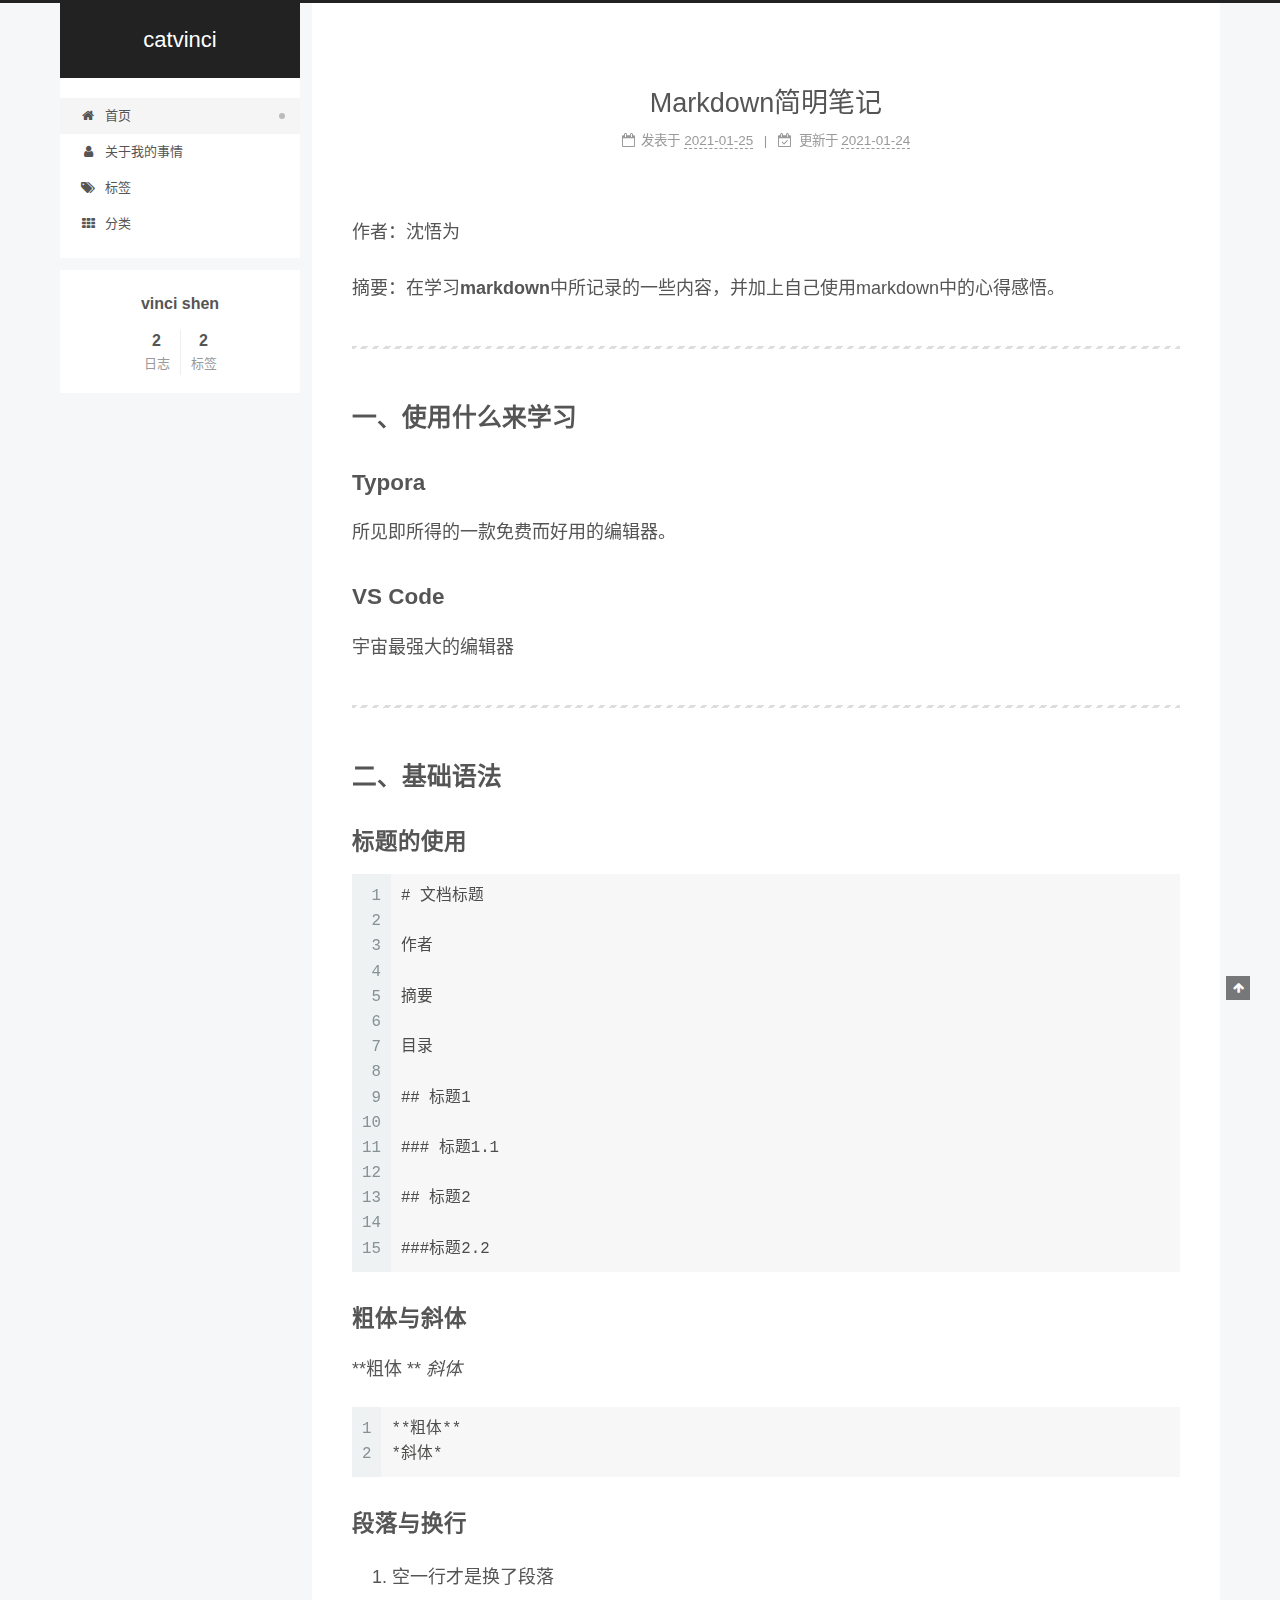
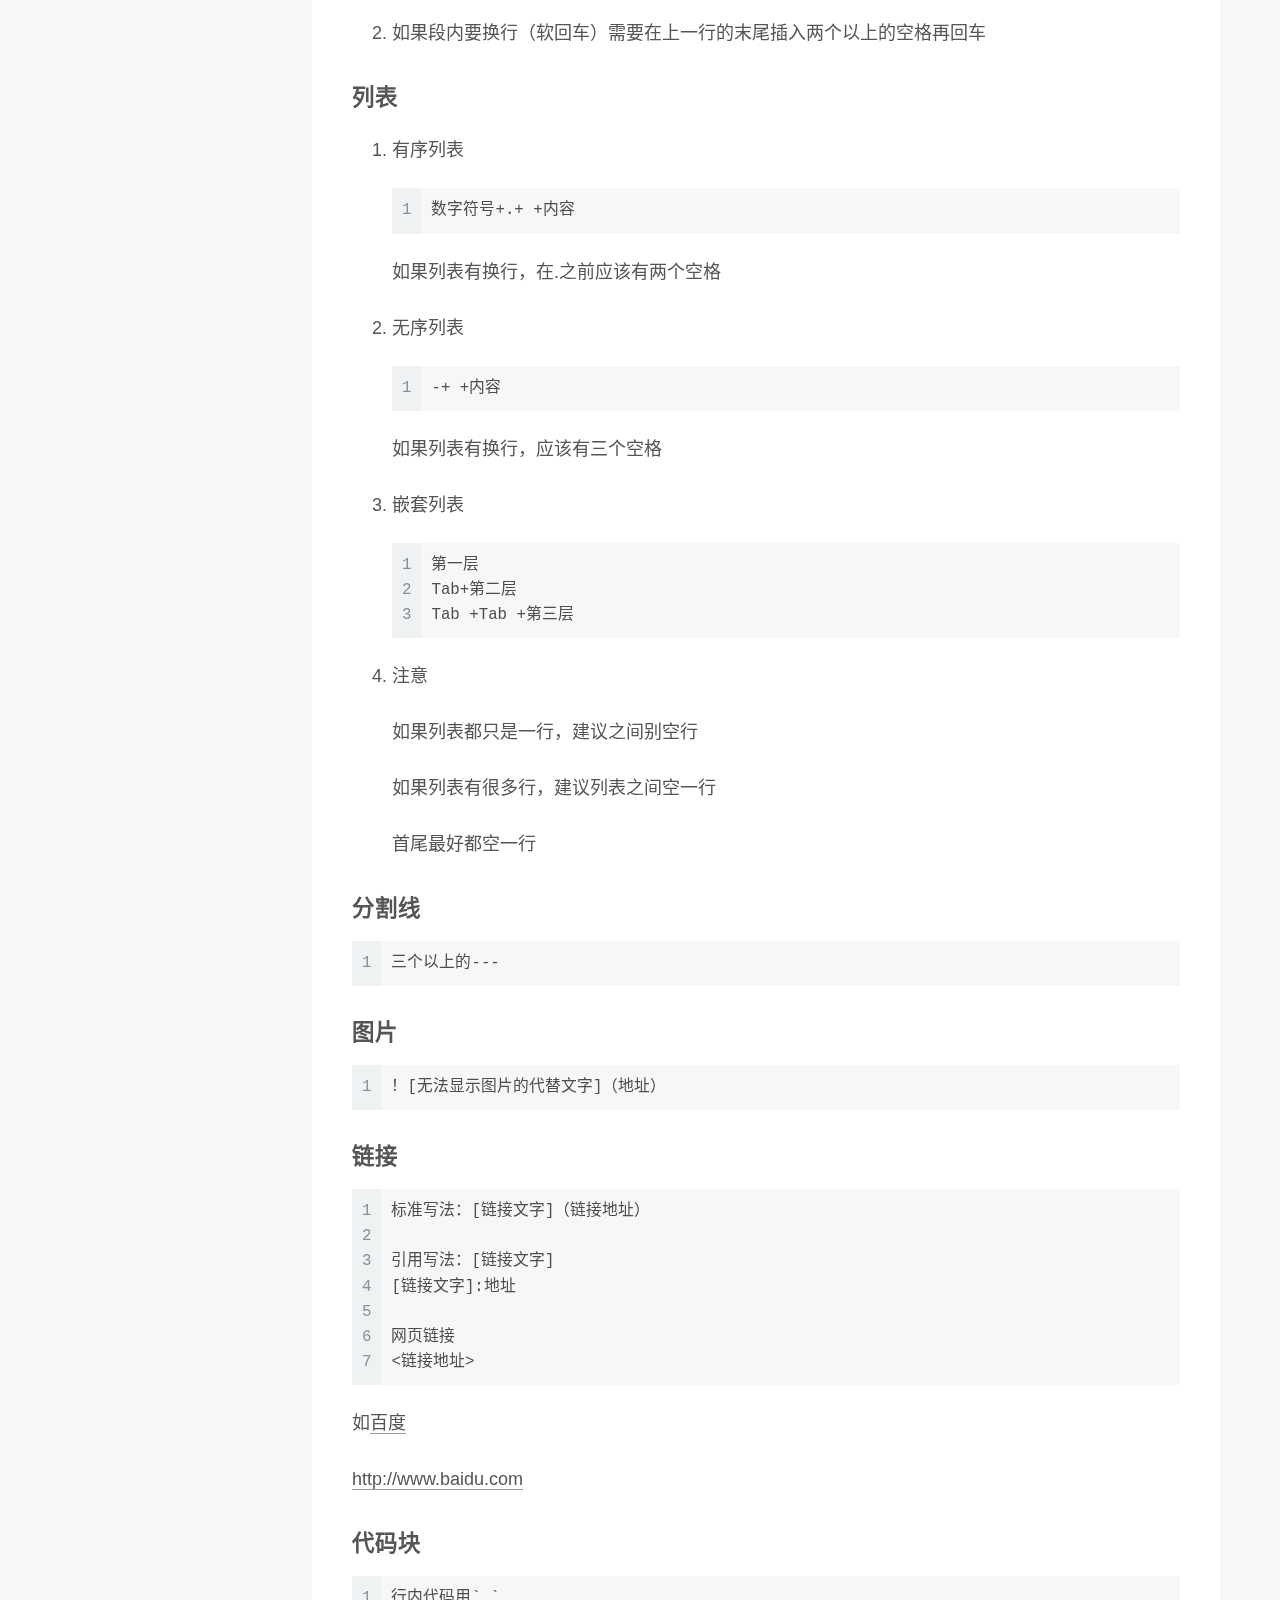
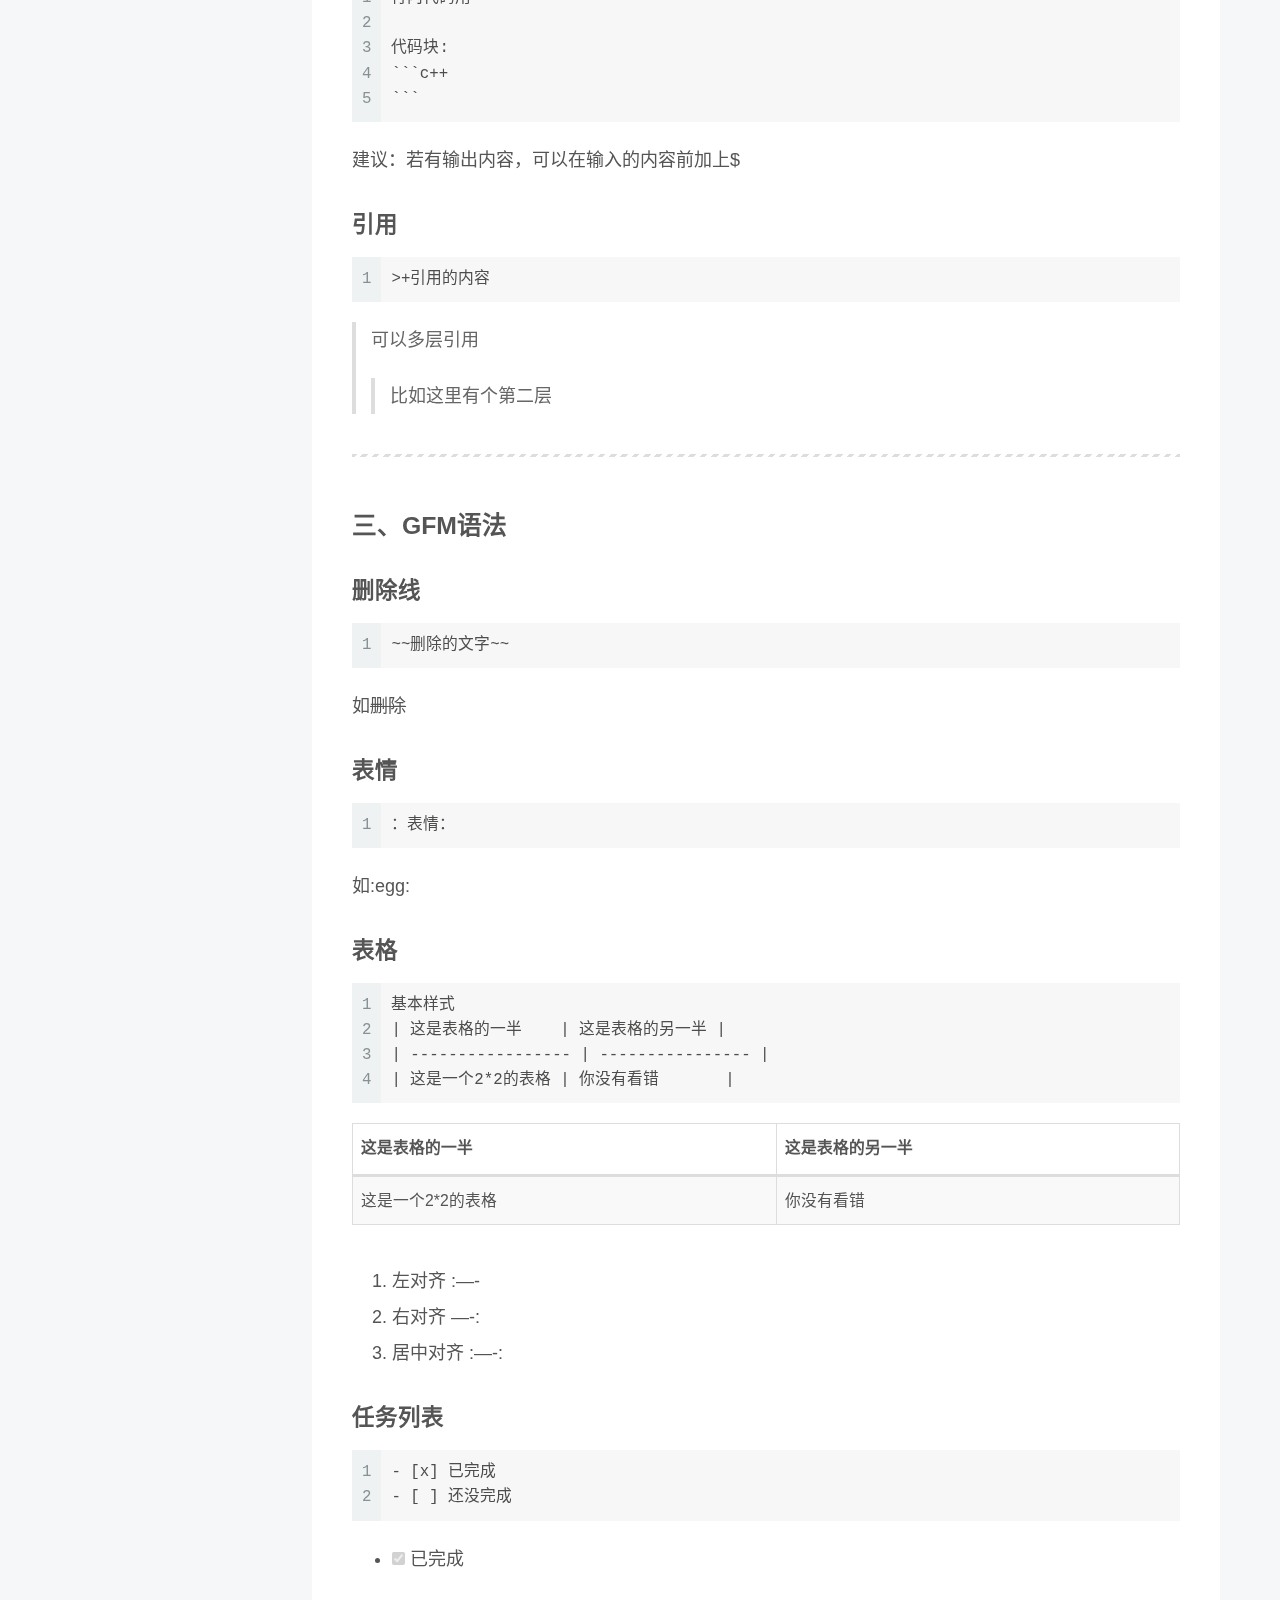
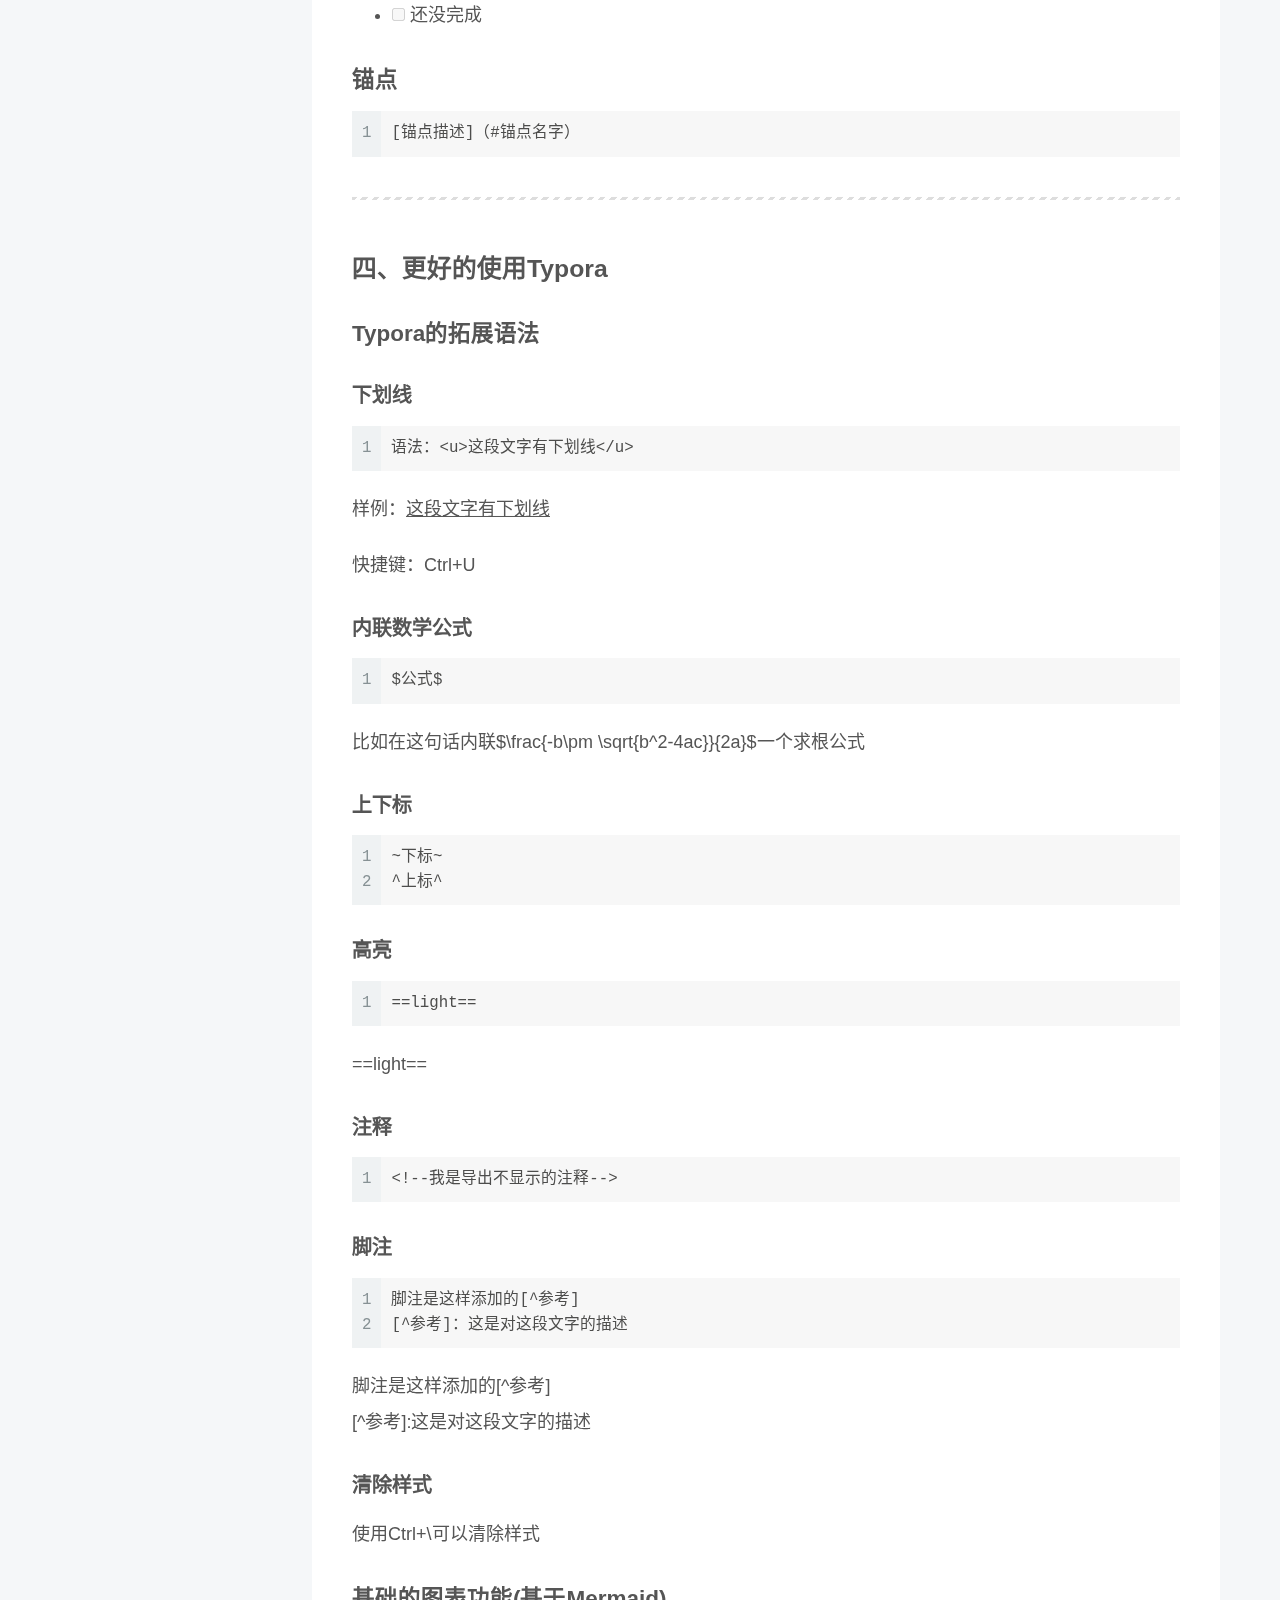
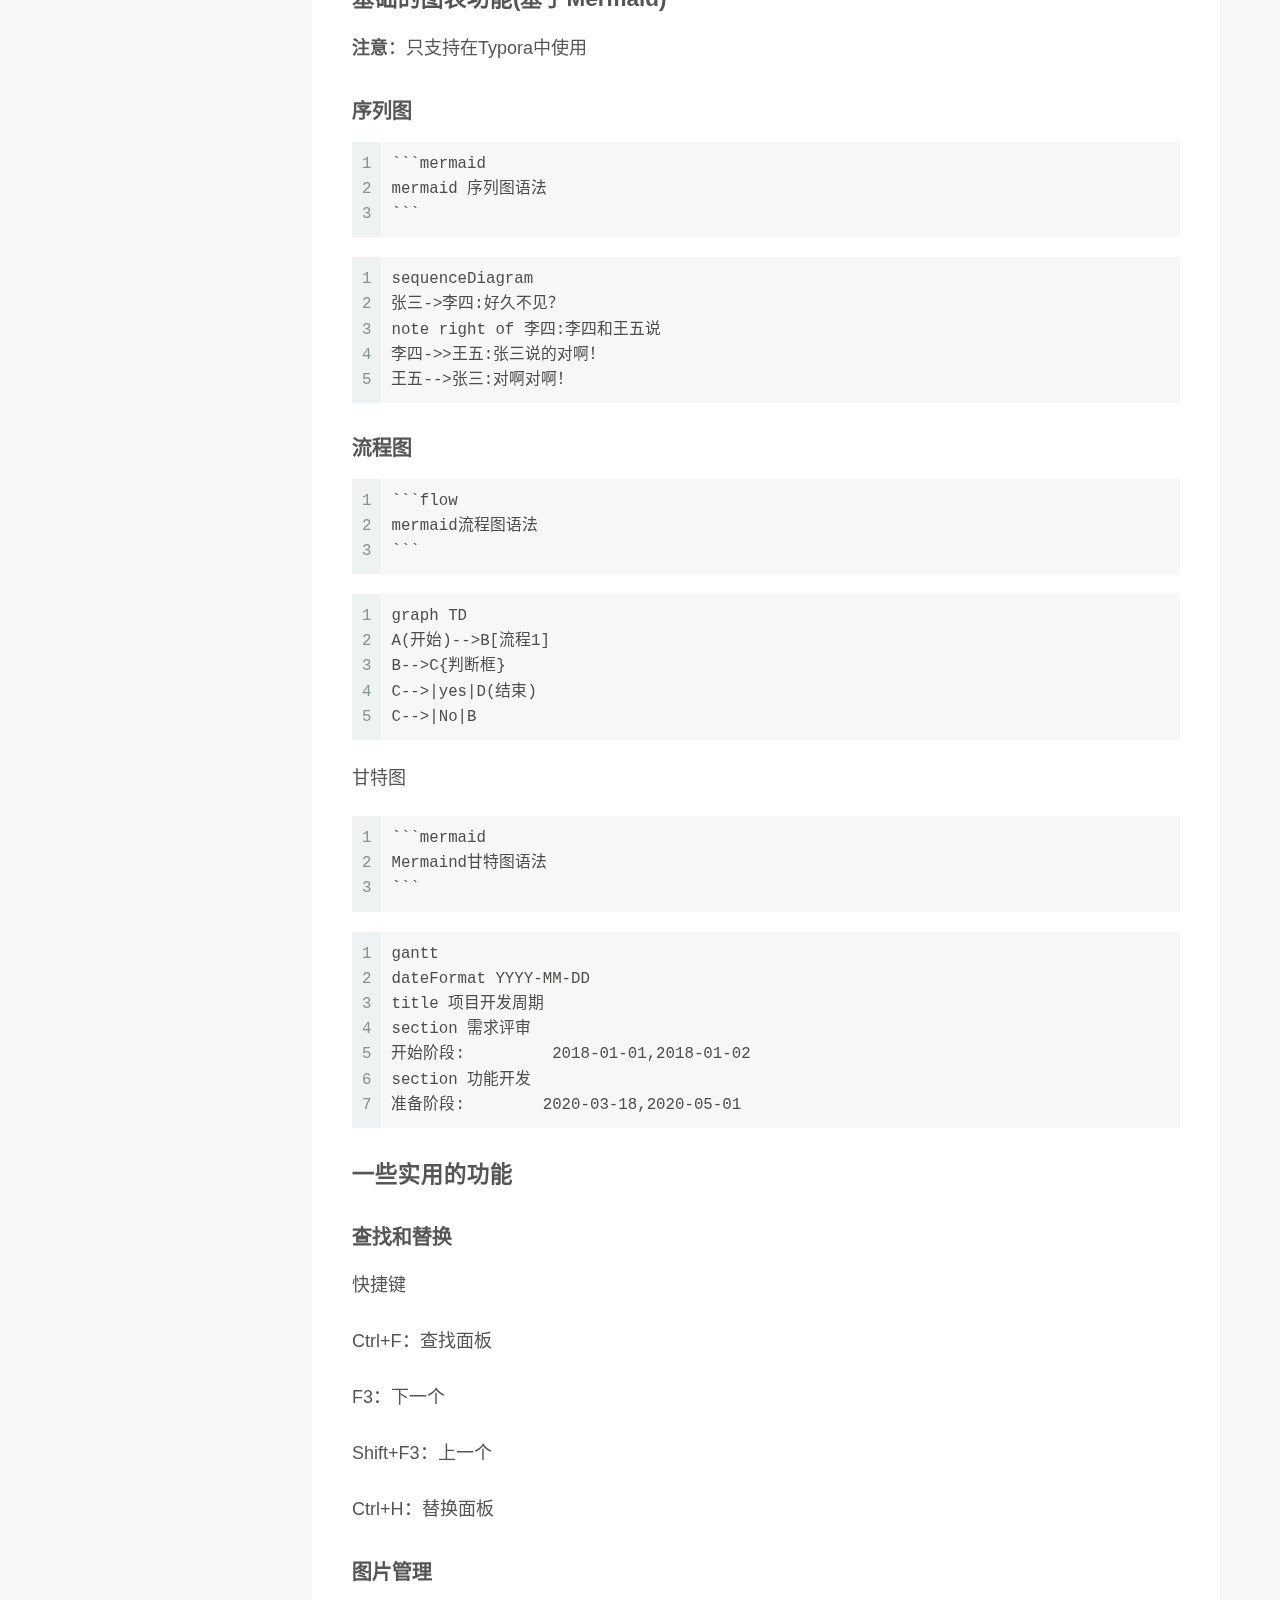
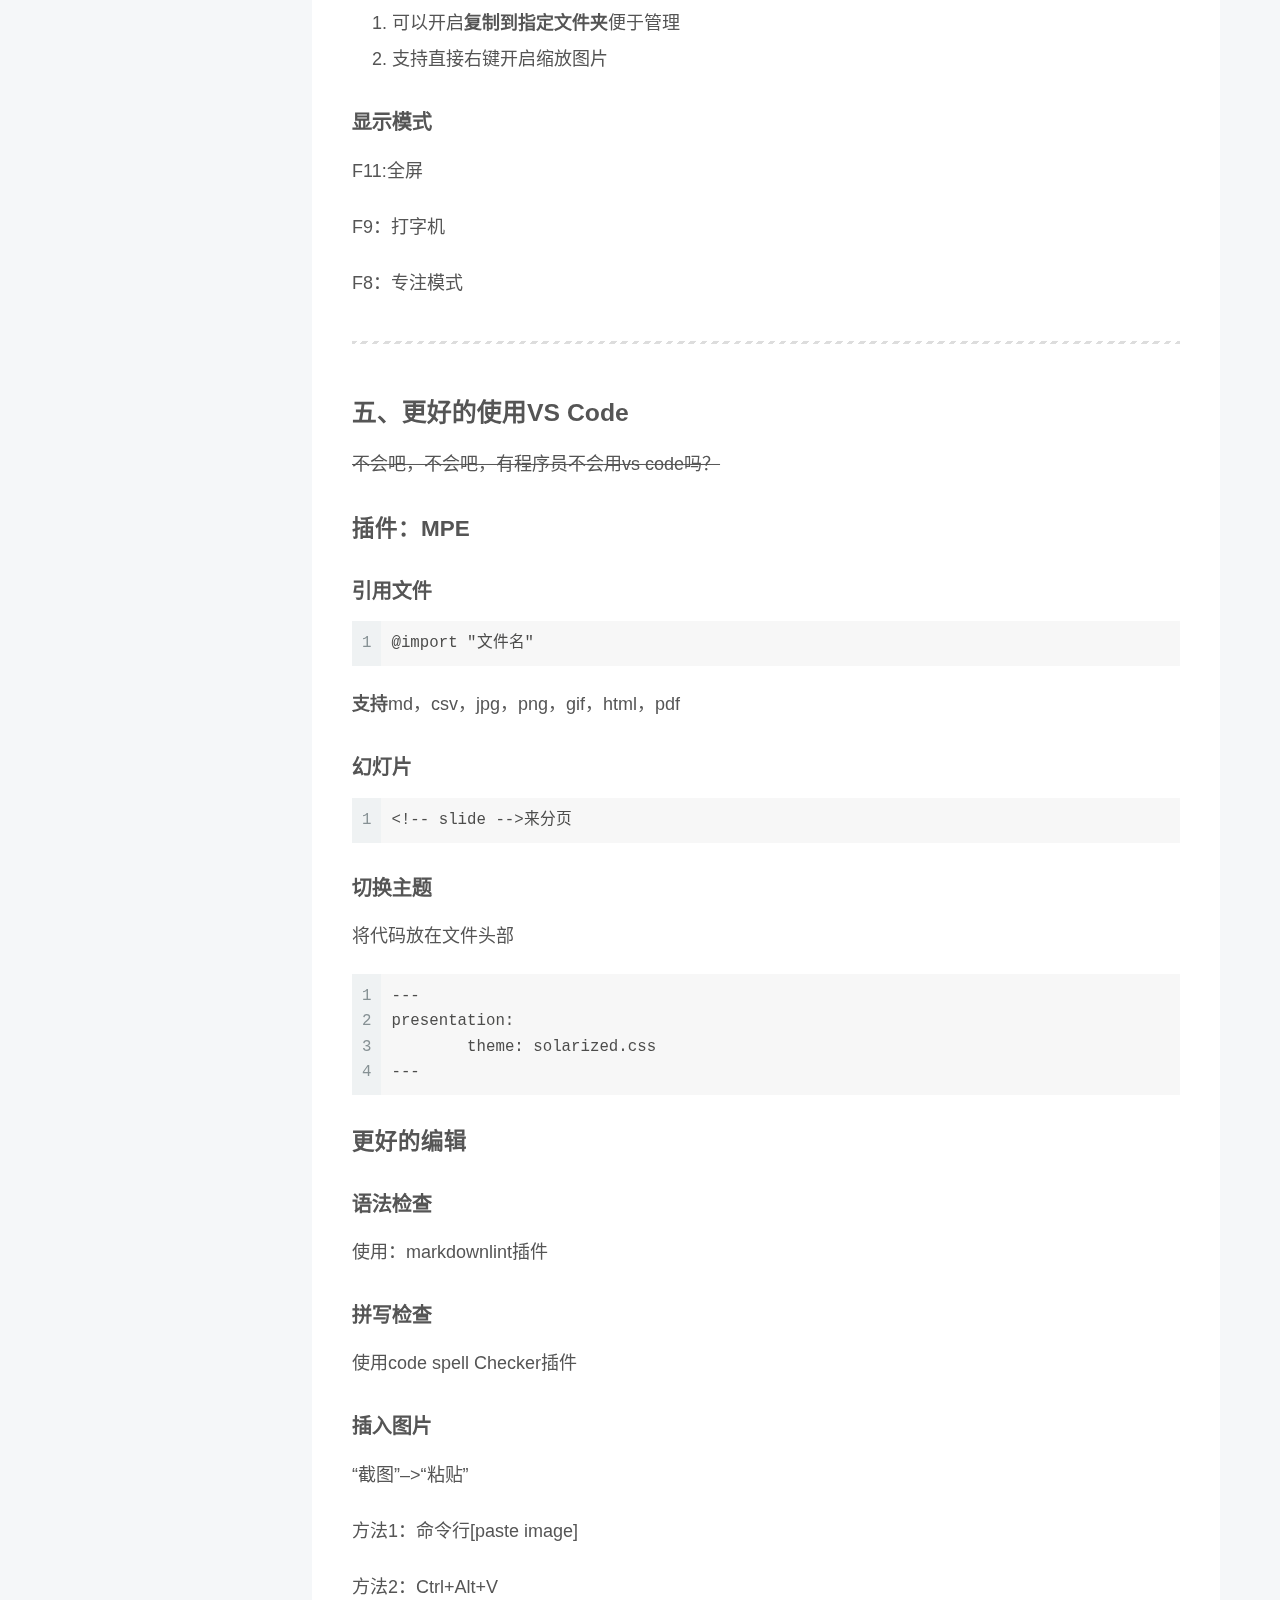
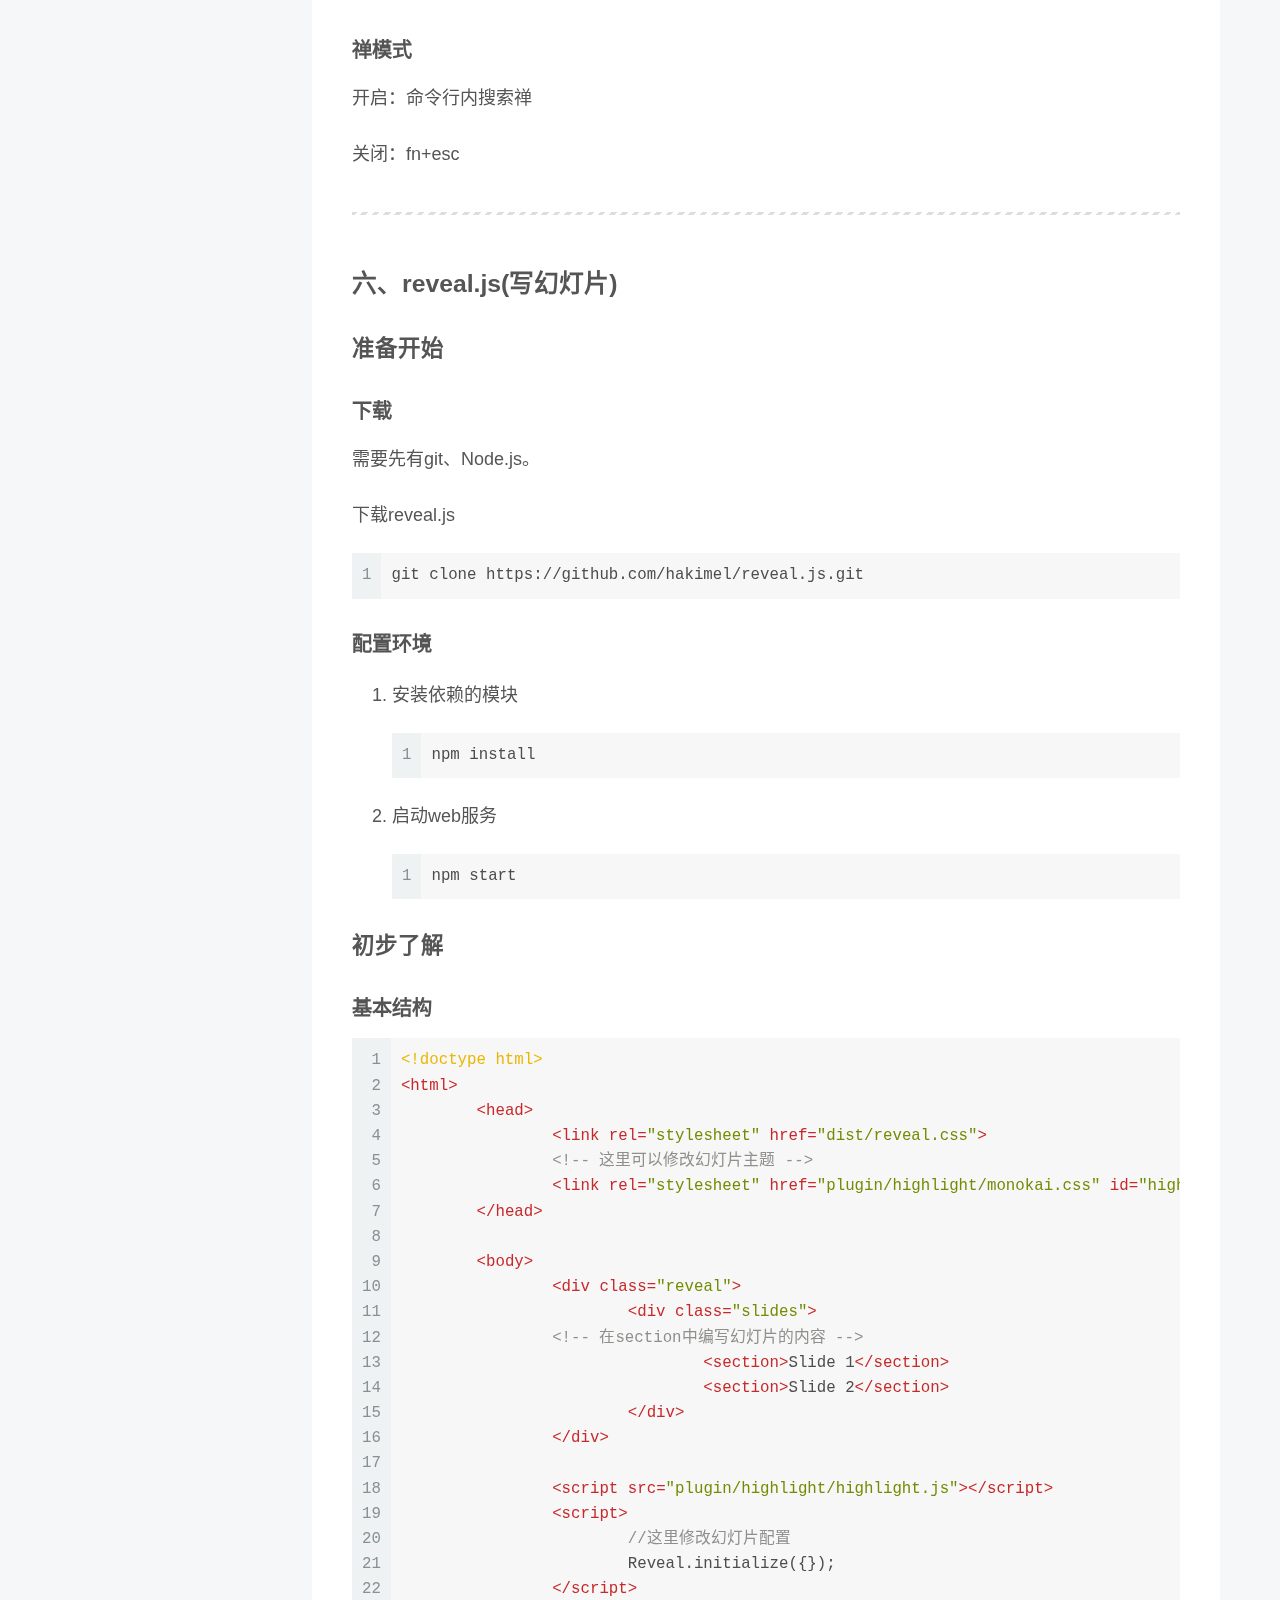
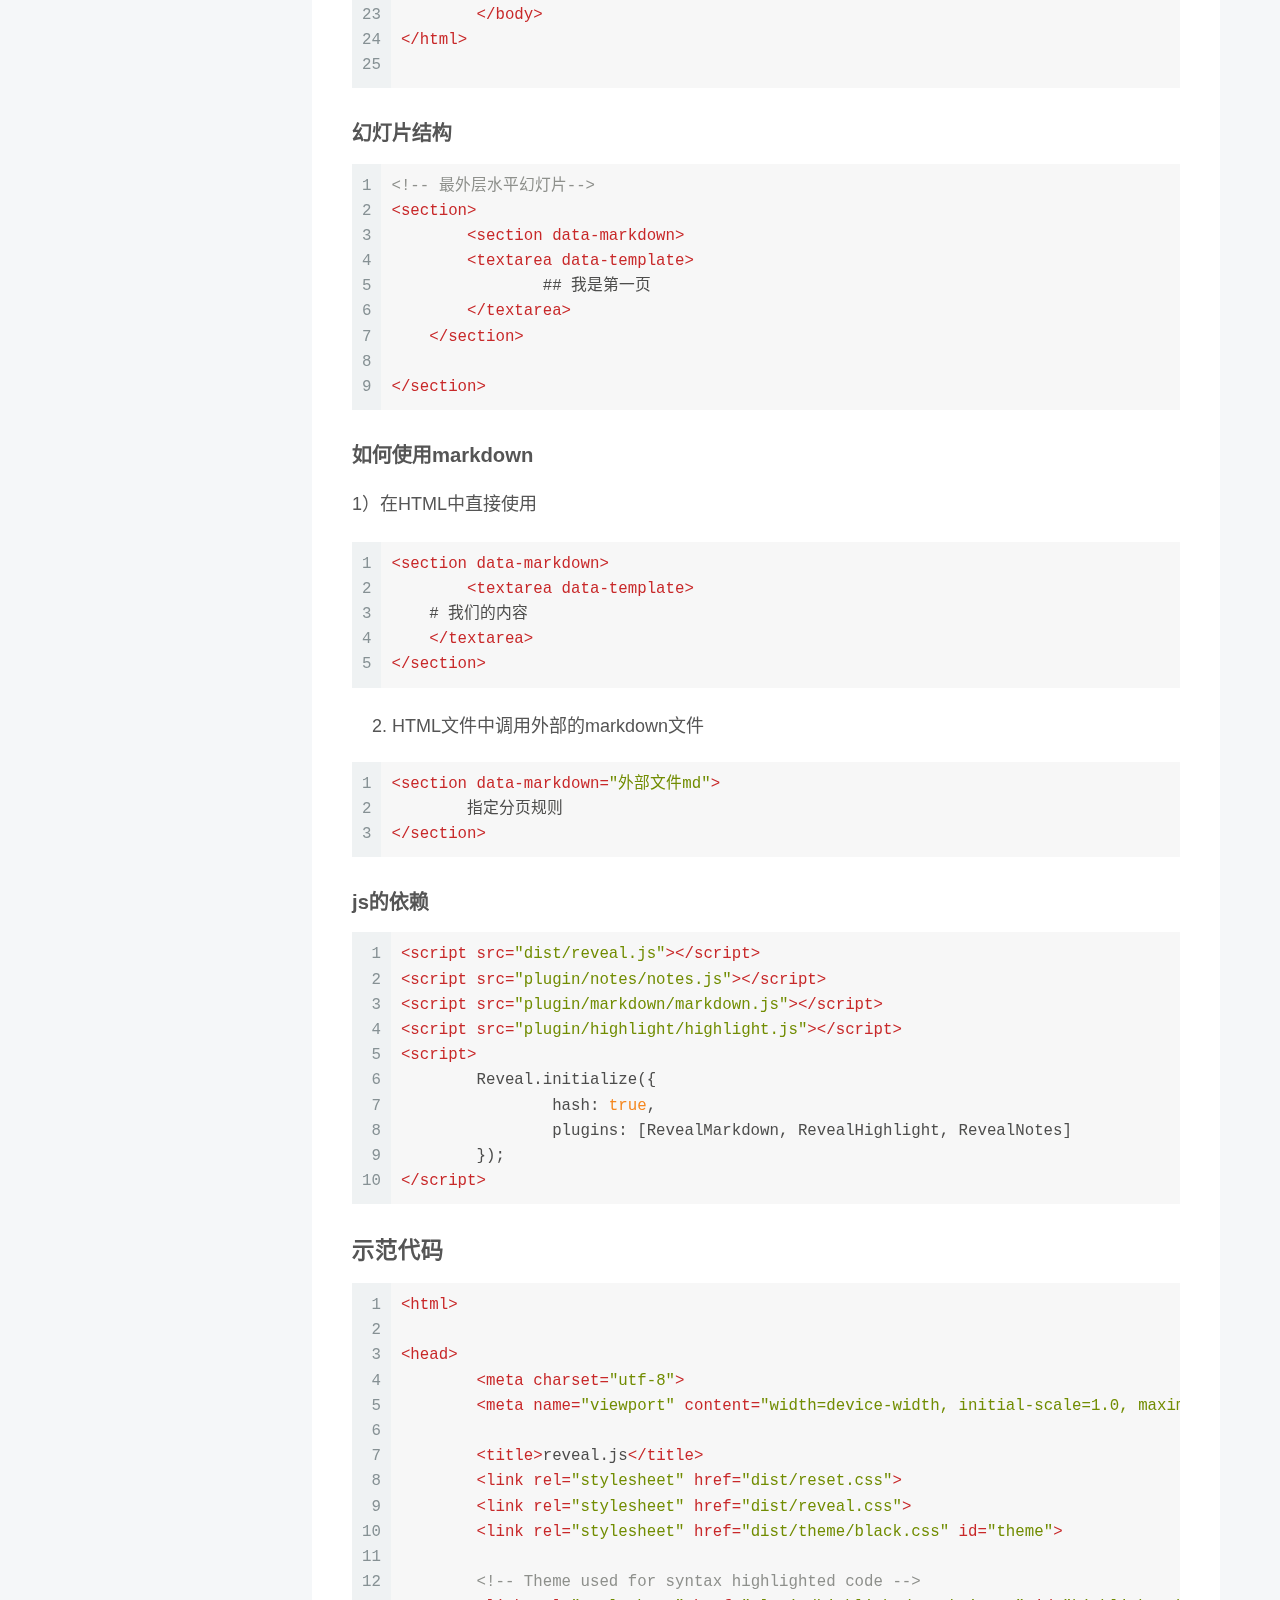
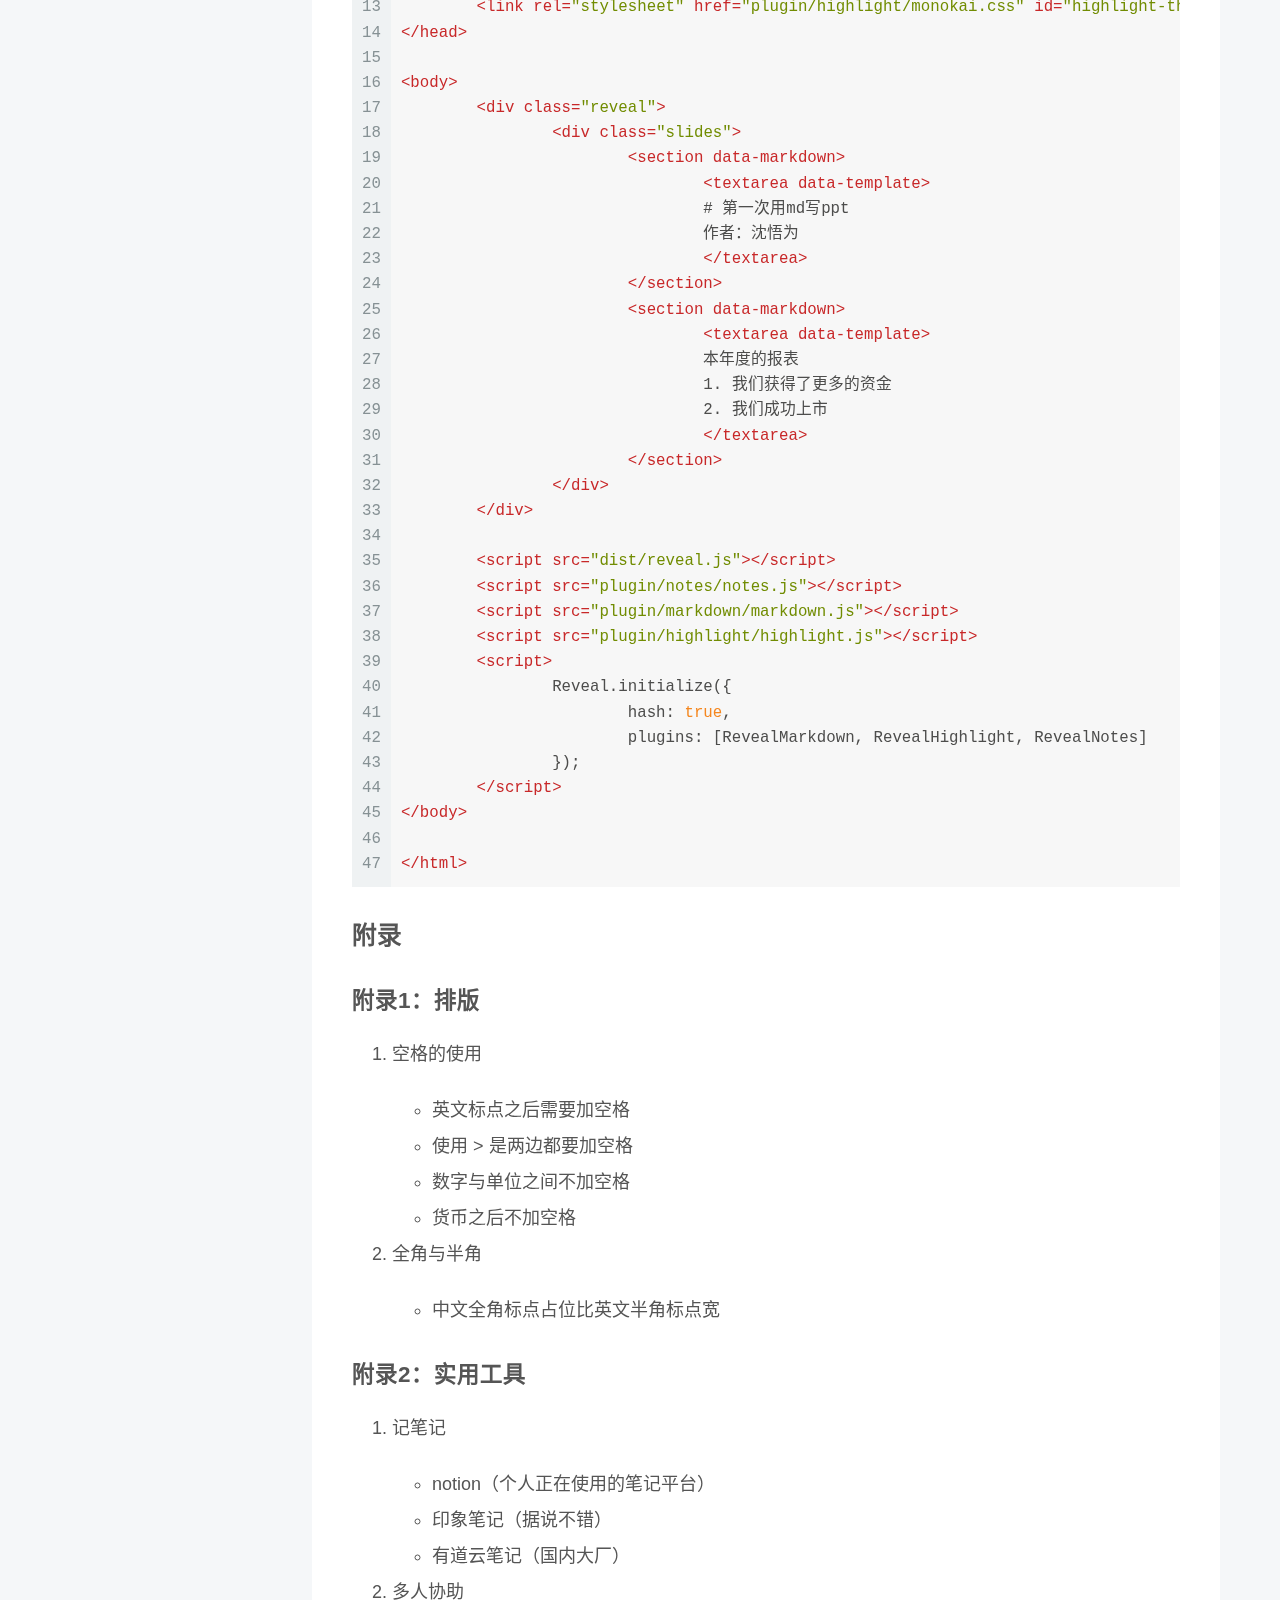
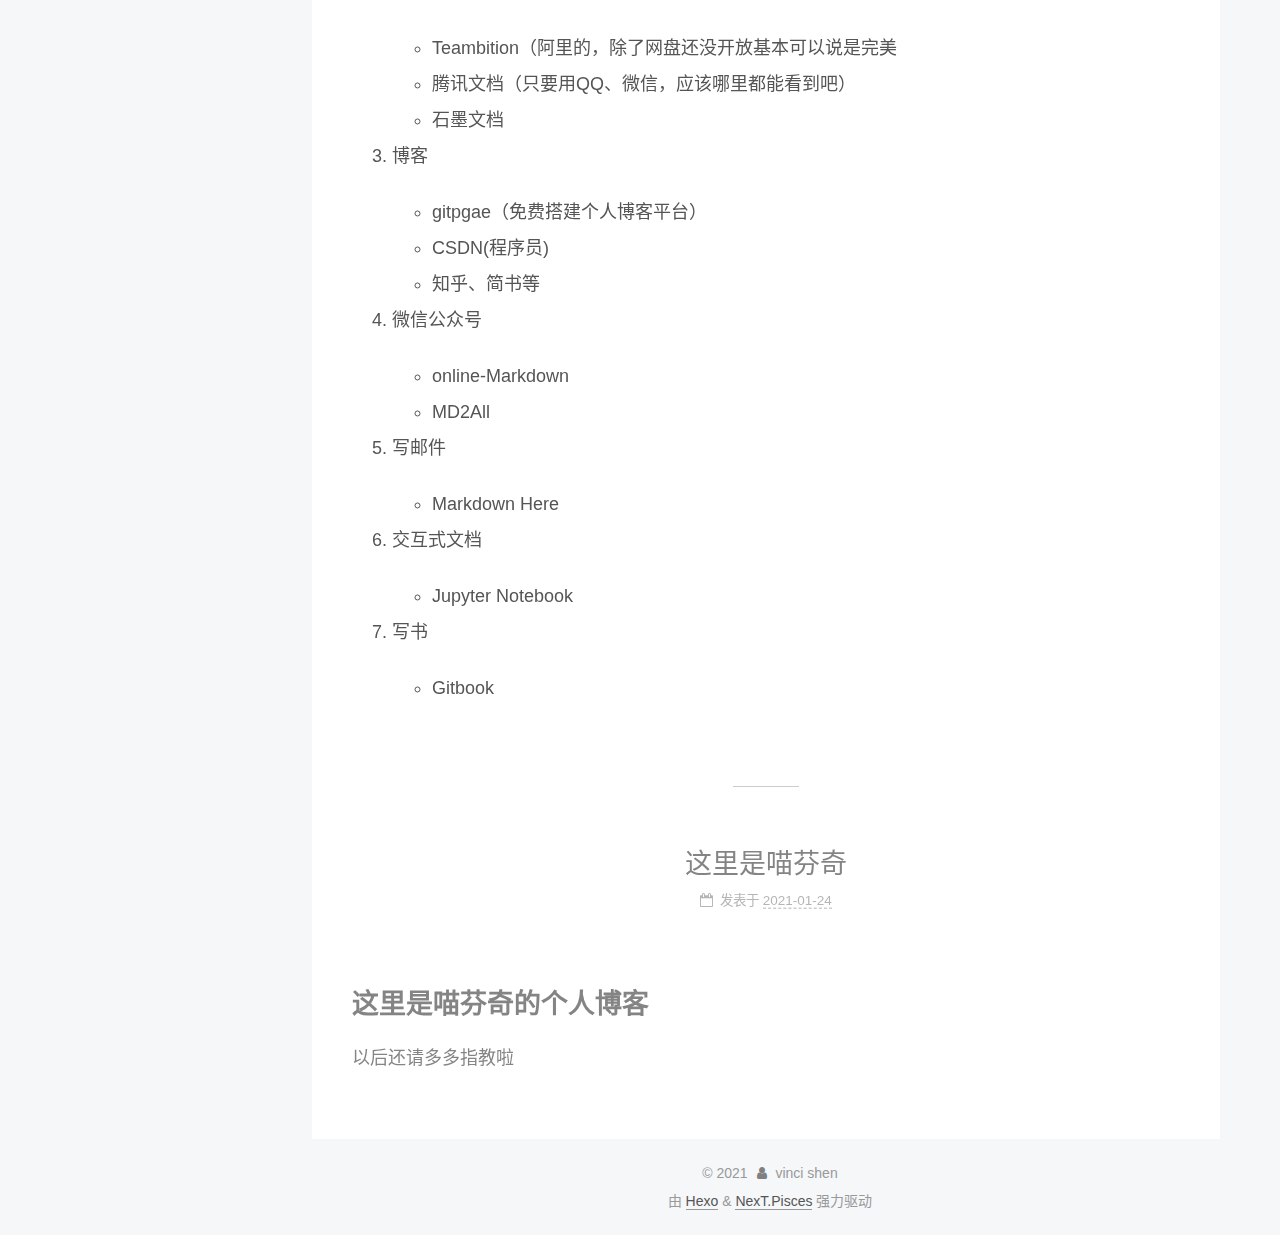
<file: index.html>
<!DOCTYPE html>
<html lang="zh-CN">
<head>
  <meta charset="UTF-8">
<meta name="viewport" content="width=device-width, initial-scale=1, maximum-scale=2">
<meta name="theme-color" content="#222">
<meta name="generator" content="Hexo 5.3.0">
  <link rel="apple-touch-icon" sizes="180x180" href="/images/apple-touch-icon-next.png">
  <link rel="icon" type="image/png" sizes="32x32" href="/images/favicon-32x32-next.png">
  <link rel="icon" type="image/png" sizes="16x16" href="/images/favicon-16x16-next.png">
  <link rel="mask-icon" href="/images/logo.svg" color="#222">

<link rel="stylesheet" href="/css/main.css">


<link rel="stylesheet" href="/lib/font-awesome/css/font-awesome.min.css">

<script id="hexo-configurations">
    var NexT = window.NexT || {};
    var CONFIG = {"hostname":"example.com","root":"/","scheme":"Pisces","version":"7.8.0","exturl":false,"sidebar":{"position":"left","display":"post","padding":18,"offset":12,"onmobile":false},"copycode":{"enable":false,"show_result":false,"style":null},"back2top":{"enable":true,"sidebar":false,"scrollpercent":false},"bookmark":{"enable":false,"color":"#222","save":"auto"},"fancybox":false,"mediumzoom":false,"lazyload":false,"pangu":false,"comments":{"style":"tabs","active":null,"storage":true,"lazyload":false,"nav":null},"algolia":{"hits":{"per_page":10},"labels":{"input_placeholder":"Search for Posts","hits_empty":"We didn't find any results for the search: ${query}","hits_stats":"${hits} results found in ${time} ms"}},"localsearch":{"enable":false,"trigger":"auto","top_n_per_article":1,"unescape":false,"preload":false},"motion":{"enable":true,"async":false,"transition":{"post_block":"fadeIn","post_header":"slideDownIn","post_body":"slideDownIn","coll_header":"slideLeftIn","sidebar":"slideUpIn"}}};
  </script>

  <meta property="og:type" content="website">
<meta property="og:title" content="catvinci">
<meta property="og:url" content="http://example.com/index.html">
<meta property="og:site_name" content="catvinci">
<meta property="og:locale" content="zh_CN">
<meta property="article:author" content="vinci shen">
<meta name="twitter:card" content="summary">

<link rel="canonical" href="http://example.com/">


<script id="page-configurations">
  // https://hexo.io/docs/variables.html
  CONFIG.page = {
    sidebar: "",
    isHome : true,
    isPost : false,
    lang   : 'zh-CN'
  };
</script>

  <title>catvinci</title>
  






  <noscript>
  <style>
  .use-motion .brand,
  .use-motion .menu-item,
  .sidebar-inner,
  .use-motion .post-block,
  .use-motion .pagination,
  .use-motion .comments,
  .use-motion .post-header,
  .use-motion .post-body,
  .use-motion .collection-header { opacity: initial; }

  .use-motion .site-title,
  .use-motion .site-subtitle {
    opacity: initial;
    top: initial;
  }

  .use-motion .logo-line-before i { left: initial; }
  .use-motion .logo-line-after i { right: initial; }
  </style>
</noscript>

</head>

<body itemscope itemtype="http://schema.org/WebPage">
  <div class="container use-motion">
    <div class="headband"></div>

    <header class="header" itemscope itemtype="http://schema.org/WPHeader">
      <div class="header-inner"><div class="site-brand-container">
  <div class="site-nav-toggle">
    <div class="toggle" aria-label="切换导航栏">
      <span class="toggle-line toggle-line-first"></span>
      <span class="toggle-line toggle-line-middle"></span>
      <span class="toggle-line toggle-line-last"></span>
    </div>
  </div>

  <div class="site-meta">

    <a href="/" class="brand" rel="start">
      <span class="logo-line-before"><i></i></span>
      <h1 class="site-title">catvinci</h1>
      <span class="logo-line-after"><i></i></span>
    </a>
  </div>

  <div class="site-nav-right">
    <div class="toggle popup-trigger">
    </div>
  </div>
</div>




<nav class="site-nav">
  <ul id="menu" class="menu">
        <li class="menu-item menu-item-home">

    <a href="/" rel="section"><i class="fa fa-fw fa-home"></i>首页</a>

  </li>
        <li class="menu-item menu-item-about">

    <a href="/about/" rel="section"><i class="fa fa-fw fa-user"></i>关于我的事情</a>

  </li>
        <li class="menu-item menu-item-tags">

    <a href="/tags/" rel="section"><i class="fa fa-fw fa-tags"></i>标签</a>

  </li>
        <li class="menu-item menu-item-categories">

    <a href="/categories/" rel="section"><i class="fa fa-fw fa-th"></i>分类</a>

  </li>
  </ul>
</nav>




</div>
    </header>

    
  <div class="back-to-top">
    <i class="fa fa-arrow-up"></i>
    <span>0%</span>
  </div>


    <main class="main">
      <div class="main-inner">
        <div class="content-wrap">
          

          <div class="content index posts-expand">
            
      
  
  
  <article itemscope itemtype="http://schema.org/Article" class="post-block" lang="zh-CN">
    <link itemprop="mainEntityOfPage" href="http://example.com/2021/01/25/markdown/">

    <span hidden itemprop="author" itemscope itemtype="http://schema.org/Person">
      <meta itemprop="image" content="/images/avatar.gif">
      <meta itemprop="name" content="vinci shen">
      <meta itemprop="description" content="">
    </span>

    <span hidden itemprop="publisher" itemscope itemtype="http://schema.org/Organization">
      <meta itemprop="name" content="catvinci">
    </span>
      <header class="post-header">
        <h2 class="post-title" itemprop="name headline">
          
            <a href="/2021/01/25/markdown/" class="post-title-link" itemprop="url">Markdown简明笔记</a>
        </h2>

        <div class="post-meta">
            <span class="post-meta-item">
              <span class="post-meta-item-icon">
                <i class="fa fa-calendar-o"></i>
              </span>
              <span class="post-meta-item-text">发表于</span>

              <time title="创建时间：2021-01-25 12:00:00" itemprop="dateCreated datePublished" datetime="2021-01-25T12:00:00+08:00">2021-01-25</time>
            </span>
              <span class="post-meta-item">
                <span class="post-meta-item-icon">
                  <i class="fa fa-calendar-check-o"></i>
                </span>
                <span class="post-meta-item-text">更新于</span>
                <time title="修改时间：2021-01-24 16:27:26" itemprop="dateModified" datetime="2021-01-24T16:27:26+08:00">2021-01-24</time>
              </span>

          

        </div>
      </header>

    
    
    
    <div class="post-body" itemprop="articleBody">

      
          <p>作者：沈悟为</p>
<p>摘要：在学习<strong>markdown</strong>中所记录的一些内容，并加上自己使用markdown中的心得感悟。</p>
<hr>
<h2 id="一、使用什么来学习"><a href="#一、使用什么来学习" class="headerlink" title="一、使用什么来学习"></a>一、使用什么来学习</h2><h3 id="Typora"><a href="#Typora" class="headerlink" title="Typora"></a>Typora</h3><p>所见即所得的一款免费而好用的编辑器。</p>
<h3 id="VS-Code"><a href="#VS-Code" class="headerlink" title="VS Code"></a>VS Code</h3><p>宇宙最强大的编辑器</p>
<hr>
<h2 id="二、基础语法"><a href="#二、基础语法" class="headerlink" title="二、基础语法"></a>二、基础语法</h2><h3 id="标题的使用"><a href="#标题的使用" class="headerlink" title="标题的使用"></a>标题的使用</h3><figure class="highlight plain"><table><tr><td class="gutter"><pre><span class="line">1</span><br><span class="line">2</span><br><span class="line">3</span><br><span class="line">4</span><br><span class="line">5</span><br><span class="line">6</span><br><span class="line">7</span><br><span class="line">8</span><br><span class="line">9</span><br><span class="line">10</span><br><span class="line">11</span><br><span class="line">12</span><br><span class="line">13</span><br><span class="line">14</span><br><span class="line">15</span><br></pre></td><td class="code"><pre><span class="line"># 文档标题</span><br><span class="line"></span><br><span class="line">作者</span><br><span class="line"></span><br><span class="line">摘要</span><br><span class="line"></span><br><span class="line">目录</span><br><span class="line"></span><br><span class="line">## 标题1</span><br><span class="line"></span><br><span class="line">### 标题1.1</span><br><span class="line"></span><br><span class="line">## 标题2</span><br><span class="line"></span><br><span class="line">###标题2.2</span><br></pre></td></tr></table></figure>
<h3 id="粗体与斜体"><a href="#粗体与斜体" class="headerlink" title="粗体与斜体"></a>粗体与斜体</h3><p>**粗体 **  <em>斜体</em></p>
<figure class="highlight plain"><table><tr><td class="gutter"><pre><span class="line">1</span><br><span class="line">2</span><br></pre></td><td class="code"><pre><span class="line">**粗体**</span><br><span class="line">*斜体*</span><br></pre></td></tr></table></figure>
<h3 id="段落与换行"><a href="#段落与换行" class="headerlink" title="段落与换行"></a>段落与换行</h3><ol>
<li><p>空一行才是换了段落</p>
</li>
<li><p>如果段内要换行（软回车）需要在上一行的末尾插入两个以上的空格再回车</p>
</li>
</ol>
<h3 id="列表"><a href="#列表" class="headerlink" title="列表"></a>列表</h3><ol>
<li><p>有序列表</p>
<figure class="highlight plain"><table><tr><td class="gutter"><pre><span class="line">1</span><br></pre></td><td class="code"><pre><span class="line">数字符号+.+ +内容</span><br></pre></td></tr></table></figure>
<p>如果列表有换行，在.之前应该有两个空格</p>
</li>
<li><p>无序列表</p>
<figure class="highlight plain"><table><tr><td class="gutter"><pre><span class="line">1</span><br></pre></td><td class="code"><pre><span class="line">-+ +内容</span><br></pre></td></tr></table></figure>
<p>如果列表有换行，应该有三个空格</p>
</li>
<li><p>嵌套列表</p>
<figure class="highlight plain"><table><tr><td class="gutter"><pre><span class="line">1</span><br><span class="line">2</span><br><span class="line">3</span><br></pre></td><td class="code"><pre><span class="line">第一层</span><br><span class="line">Tab+第二层</span><br><span class="line">Tab +Tab +第三层</span><br></pre></td></tr></table></figure></li>
<li><p>注意</p>
<p>如果列表都只是一行，建议之间别空行</p>
<p>如果列表有很多行，建议列表之间空一行</p>
<p>首尾最好都空一行</p>
</li>
</ol>
<h3 id="分割线"><a href="#分割线" class="headerlink" title="分割线"></a>分割线</h3><figure class="highlight plain"><table><tr><td class="gutter"><pre><span class="line">1</span><br></pre></td><td class="code"><pre><span class="line">三个以上的---</span><br></pre></td></tr></table></figure>
<h3 id="图片"><a href="#图片" class="headerlink" title="图片"></a>图片</h3><figure class="highlight plain"><table><tr><td class="gutter"><pre><span class="line">1</span><br></pre></td><td class="code"><pre><span class="line">！[无法显示图片的代替文字]（地址）</span><br></pre></td></tr></table></figure>
<h3 id="链接"><a href="#链接" class="headerlink" title="链接"></a>链接</h3><figure class="highlight plain"><table><tr><td class="gutter"><pre><span class="line">1</span><br><span class="line">2</span><br><span class="line">3</span><br><span class="line">4</span><br><span class="line">5</span><br><span class="line">6</span><br><span class="line">7</span><br></pre></td><td class="code"><pre><span class="line">标准写法：[链接文字]（链接地址）</span><br><span class="line"></span><br><span class="line">引用写法：[链接文字]</span><br><span class="line">[链接文字]:地址</span><br><span class="line"></span><br><span class="line">网页链接</span><br><span class="line">&lt;链接地址&gt;</span><br></pre></td></tr></table></figure>
<p>如<a href="www.baidu.com">百度</a></p>
<p><a target="_blank" rel="noopener" href="http://www.baidu.com/">http://www.baidu.com</a></p>
<h3 id="代码块"><a href="#代码块" class="headerlink" title="代码块"></a>代码块</h3><figure class="highlight plain"><table><tr><td class="gutter"><pre><span class="line">1</span><br><span class="line">2</span><br><span class="line">3</span><br><span class="line">4</span><br><span class="line">5</span><br></pre></td><td class="code"><pre><span class="line">行内代码用&#96; &#96;</span><br><span class="line"></span><br><span class="line">代码块:</span><br><span class="line">​&#96;&#96;&#96;c++</span><br><span class="line">​&#96;&#96;&#96;</span><br></pre></td></tr></table></figure>
<p>建议：若有输出内容，可以在输入的内容前加上$</p>
<h3 id="引用"><a href="#引用" class="headerlink" title="引用"></a>引用</h3><figure class="highlight plain"><table><tr><td class="gutter"><pre><span class="line">1</span><br></pre></td><td class="code"><pre><span class="line">&gt;+引用的内容</span><br></pre></td></tr></table></figure>
<blockquote>
<p>可以多层引用</p>
<blockquote>
<p>比如这里有个第二层</p>
</blockquote>
</blockquote>
<hr>
<h2 id="三、GFM语法"><a href="#三、GFM语法" class="headerlink" title="三、GFM语法"></a>三、GFM语法</h2><h3 id="删除线"><a href="#删除线" class="headerlink" title="删除线"></a>删除线</h3><figure class="highlight plain"><table><tr><td class="gutter"><pre><span class="line">1</span><br></pre></td><td class="code"><pre><span class="line">~~删除的文字~~</span><br></pre></td></tr></table></figure>
<p>如<del>删除</del></p>
<h3 id="表情"><a href="#表情" class="headerlink" title="表情"></a>表情</h3><figure class="highlight plain"><table><tr><td class="gutter"><pre><span class="line">1</span><br></pre></td><td class="code"><pre><span class="line">：表情：</span><br></pre></td></tr></table></figure>
<p>如:egg:</p>
<h3 id="表格"><a href="#表格" class="headerlink" title="表格"></a>表格</h3><figure class="highlight plain"><table><tr><td class="gutter"><pre><span class="line">1</span><br><span class="line">2</span><br><span class="line">3</span><br><span class="line">4</span><br></pre></td><td class="code"><pre><span class="line">基本样式</span><br><span class="line">| 这是表格的一半    | 这是表格的另一半 |</span><br><span class="line">| ----------------- | ---------------- |</span><br><span class="line">| 这是一个2*2的表格 | 你没有看错       |</span><br></pre></td></tr></table></figure>
<table>
<thead>
<tr>
<th>这是表格的一半</th>
<th>这是表格的另一半</th>
</tr>
</thead>
<tbody><tr>
<td>这是一个2*2的表格</td>
<td>你没有看错</td>
</tr>
</tbody></table>
<ol>
<li>左对齐   :—-</li>
<li>右对齐    —-:</li>
<li>居中对齐   :—-:</li>
</ol>
<h3 id="任务列表"><a href="#任务列表" class="headerlink" title="任务列表"></a>任务列表</h3><figure class="highlight plain"><table><tr><td class="gutter"><pre><span class="line">1</span><br><span class="line">2</span><br></pre></td><td class="code"><pre><span class="line">- [x] 已完成</span><br><span class="line">- [ ] 还没完成</span><br></pre></td></tr></table></figure>
<ul>
<li><p><input checked="" disabled="" type="checkbox">  已完成</p>
</li>
<li><p><input disabled="" type="checkbox">  还没完成</p>
</li>
</ul>
<h3 id="锚点"><a href="#锚点" class="headerlink" title="锚点"></a>锚点</h3><figure class="highlight plain"><table><tr><td class="gutter"><pre><span class="line">1</span><br></pre></td><td class="code"><pre><span class="line">[锚点描述]（#锚点名字）</span><br></pre></td></tr></table></figure>
<hr>
<h2 id="四、更好的使用Typora"><a href="#四、更好的使用Typora" class="headerlink" title="四、更好的使用Typora"></a>四、更好的使用Typora</h2><h3 id="Typora的拓展语法"><a href="#Typora的拓展语法" class="headerlink" title="Typora的拓展语法"></a>Typora的拓展语法</h3><h4 id="下划线"><a href="#下划线" class="headerlink" title="下划线"></a>下划线</h4><figure class="highlight plain"><table><tr><td class="gutter"><pre><span class="line">1</span><br></pre></td><td class="code"><pre><span class="line">语法：&lt;u&gt;这段文字有下划线&lt;&#x2F;u&gt;</span><br></pre></td></tr></table></figure>
<p>样例：<u>这段文字有下划线</u></p>
<p>快捷键：Ctrl+U</p>
<h4 id="内联数学公式"><a href="#内联数学公式" class="headerlink" title="内联数学公式"></a>内联数学公式</h4><figure class="highlight plain"><table><tr><td class="gutter"><pre><span class="line">1</span><br></pre></td><td class="code"><pre><span class="line">$公式$</span><br></pre></td></tr></table></figure>
<p>比如在这句话内联$\frac{-b\pm \sqrt{b^2-4ac}}{2a}$一个求根公式</p>
<h4 id="上下标"><a href="#上下标" class="headerlink" title="上下标"></a>上下标</h4><figure class="highlight plain"><table><tr><td class="gutter"><pre><span class="line">1</span><br><span class="line">2</span><br></pre></td><td class="code"><pre><span class="line">~下标~</span><br><span class="line">^上标^</span><br></pre></td></tr></table></figure>
<h4 id="高亮"><a href="#高亮" class="headerlink" title="高亮"></a>高亮</h4><figure class="highlight plain"><table><tr><td class="gutter"><pre><span class="line">1</span><br></pre></td><td class="code"><pre><span class="line">&#x3D;&#x3D;light&#x3D;&#x3D;</span><br></pre></td></tr></table></figure>
<p>==light==</p>
<h4 id="注释"><a href="#注释" class="headerlink" title="注释"></a>注释</h4><figure class="highlight plain"><table><tr><td class="gutter"><pre><span class="line">1</span><br></pre></td><td class="code"><pre><span class="line">&lt;!--我是导出不显示的注释--&gt;</span><br></pre></td></tr></table></figure>
<!--注释在导出可是不显示的哦-->

<h4 id="脚注"><a href="#脚注" class="headerlink" title="脚注"></a>脚注</h4><figure class="highlight plain"><table><tr><td class="gutter"><pre><span class="line">1</span><br><span class="line">2</span><br></pre></td><td class="code"><pre><span class="line">脚注是这样添加的[^参考]</span><br><span class="line">[^参考]：这是对这段文字的描述</span><br></pre></td></tr></table></figure>
<p>脚注是这样添加的[^参考]<br>[^参考]:这是对这段文字的描述</p>
<h4 id="清除样式"><a href="#清除样式" class="headerlink" title="清除样式"></a>清除样式</h4><p>使用Ctrl+\可以清除样式</p>
<h3 id="基础的图表功能-基于Mermaid"><a href="#基础的图表功能-基于Mermaid" class="headerlink" title="基础的图表功能(基于Mermaid)"></a>基础的图表功能(基于Mermaid)</h3><p><strong>注意</strong>：只支持在Typora中使用</p>
<h4 id="序列图"><a href="#序列图" class="headerlink" title="序列图"></a>序列图</h4><figure class="highlight plain"><table><tr><td class="gutter"><pre><span class="line">1</span><br><span class="line">2</span><br><span class="line">3</span><br></pre></td><td class="code"><pre><span class="line">&#96;&#96;&#96;mermaid</span><br><span class="line">mermaid 序列图语法</span><br><span class="line">&#96;&#96;&#96;</span><br></pre></td></tr></table></figure>
<figure class="highlight plain"><table><tr><td class="gutter"><pre><span class="line">1</span><br><span class="line">2</span><br><span class="line">3</span><br><span class="line">4</span><br><span class="line">5</span><br></pre></td><td class="code"><pre><span class="line">sequenceDiagram</span><br><span class="line">张三-&gt;李四:好久不见？</span><br><span class="line">note right of 李四:李四和王五说</span><br><span class="line">李四-&gt;&gt;王五:张三说的对啊！</span><br><span class="line">王五--&gt;张三:对啊对啊！</span><br></pre></td></tr></table></figure>
<h4 id="流程图"><a href="#流程图" class="headerlink" title="流程图"></a>流程图</h4><figure class="highlight plain"><table><tr><td class="gutter"><pre><span class="line">1</span><br><span class="line">2</span><br><span class="line">3</span><br></pre></td><td class="code"><pre><span class="line">&#96;&#96;&#96;flow</span><br><span class="line">mermaid流程图语法</span><br><span class="line">&#96;&#96;&#96;</span><br></pre></td></tr></table></figure>
<figure class="highlight plain"><table><tr><td class="gutter"><pre><span class="line">1</span><br><span class="line">2</span><br><span class="line">3</span><br><span class="line">4</span><br><span class="line">5</span><br></pre></td><td class="code"><pre><span class="line">graph TD</span><br><span class="line">A(开始)--&gt;B[流程1]</span><br><span class="line">B--&gt;C&#123;判断框&#125;</span><br><span class="line">C--&gt;|yes|D(结束)</span><br><span class="line">C--&gt;|No|B</span><br></pre></td></tr></table></figure>
<p>甘特图</p>
<figure class="highlight plain"><table><tr><td class="gutter"><pre><span class="line">1</span><br><span class="line">2</span><br><span class="line">3</span><br></pre></td><td class="code"><pre><span class="line">&#96;&#96;&#96;mermaid</span><br><span class="line">Mermaind甘特图语法</span><br><span class="line">&#96;&#96;&#96;</span><br></pre></td></tr></table></figure>
<figure class="highlight plain"><table><tr><td class="gutter"><pre><span class="line">1</span><br><span class="line">2</span><br><span class="line">3</span><br><span class="line">4</span><br><span class="line">5</span><br><span class="line">6</span><br><span class="line">7</span><br></pre></td><td class="code"><pre><span class="line">gantt</span><br><span class="line">dateFormat YYYY-MM-DD</span><br><span class="line">title 项目开发周期</span><br><span class="line">section 需求评审</span><br><span class="line">开始阶段:	 2018-01-01,2018-01-02</span><br><span class="line">section 功能开发</span><br><span class="line">准备阶段:	2020-03-18,2020-05-01</span><br></pre></td></tr></table></figure>


<h3 id="一些实用的功能"><a href="#一些实用的功能" class="headerlink" title="一些实用的功能"></a>一些实用的功能</h3><h4 id="查找和替换"><a href="#查找和替换" class="headerlink" title="查找和替换"></a>查找和替换</h4><p>快捷键</p>
<p>Ctrl+F：查找面板</p>
<p>F3：下一个</p>
<p>Shift+F3：上一个</p>
<p>Ctrl+H：替换面板</p>
<h4 id="图片管理"><a href="#图片管理" class="headerlink" title="图片管理"></a>图片管理</h4><ol>
<li>可以开启<strong>复制到指定文件夹</strong>便于管理</li>
<li>支持直接右键开启缩放图片</li>
</ol>
<h4 id="显示模式"><a href="#显示模式" class="headerlink" title="显示模式"></a>显示模式</h4><p>F11:全屏</p>
<p>F9：打字机</p>
<p>F8：专注模式</p>
<hr>
<h2 id="五、更好的使用VS-Code"><a href="#五、更好的使用VS-Code" class="headerlink" title="五、更好的使用VS Code"></a>五、更好的使用VS Code</h2><p><del>不会吧，不会吧，有程序员不会用vs code吗？</del></p>
<h3 id="插件：MPE"><a href="#插件：MPE" class="headerlink" title="插件：MPE"></a>插件：MPE</h3><h4 id="引用文件"><a href="#引用文件" class="headerlink" title="引用文件"></a>引用文件</h4><figure class="highlight plain"><table><tr><td class="gutter"><pre><span class="line">1</span><br></pre></td><td class="code"><pre><span class="line">@import &quot;文件名&quot;</span><br></pre></td></tr></table></figure>
<p><strong>支持</strong>md，csv，jpg，png，gif，html，pdf</p>
<h4 id="幻灯片"><a href="#幻灯片" class="headerlink" title="幻灯片"></a>幻灯片</h4><figure class="highlight plain"><table><tr><td class="gutter"><pre><span class="line">1</span><br></pre></td><td class="code"><pre><span class="line">&lt;!-- slide --&gt;来分页</span><br></pre></td></tr></table></figure>
<h4 id="切换主题"><a href="#切换主题" class="headerlink" title="切换主题"></a><strong>切换主题</strong></h4><p>将代码放在文件头部</p>
<figure class="highlight html"><table><tr><td class="gutter"><pre><span class="line">1</span><br><span class="line">2</span><br><span class="line">3</span><br><span class="line">4</span><br></pre></td><td class="code"><pre><span class="line">---</span><br><span class="line">presentation:</span><br><span class="line">	theme: solarized.css</span><br><span class="line">---</span><br></pre></td></tr></table></figure>
<h3 id="更好的编辑"><a href="#更好的编辑" class="headerlink" title="更好的编辑"></a>更好的编辑</h3><h4 id="语法检查"><a href="#语法检查" class="headerlink" title="语法检查"></a>语法检查</h4><p>使用：markdownlint插件</p>
<h4 id="拼写检查"><a href="#拼写检查" class="headerlink" title="拼写检查"></a>拼写检查</h4><p>使用code spell Checker插件</p>
<h4 id="插入图片"><a href="#插入图片" class="headerlink" title="插入图片"></a>插入图片</h4><p>“截图”–&gt;“粘贴”</p>
<p>方法1：命令行[paste image]</p>
<p>方法2：Ctrl+Alt+V</p>
<h4 id="禅模式"><a href="#禅模式" class="headerlink" title="禅模式"></a>禅模式</h4><p>开启：命令行内搜索禅</p>
<p>关闭：fn+esc</p>
<hr>
<h2 id="六、reveal-js-写幻灯片"><a href="#六、reveal-js-写幻灯片" class="headerlink" title="六、reveal.js(写幻灯片)"></a>六、reveal.js(写幻灯片)</h2><h3 id="准备开始"><a href="#准备开始" class="headerlink" title="准备开始"></a>准备开始</h3><h4 id="下载"><a href="#下载" class="headerlink" title="下载"></a>下载</h4><p>需要先有git、Node.js。</p>
<p>下载reveal.js</p>
<figure class="highlight plain"><table><tr><td class="gutter"><pre><span class="line">1</span><br></pre></td><td class="code"><pre><span class="line">git clone https:&#x2F;&#x2F;github.com&#x2F;hakimel&#x2F;reveal.js.git</span><br></pre></td></tr></table></figure>
<h4 id="配置环境"><a href="#配置环境" class="headerlink" title="配置环境"></a>配置环境</h4><ol>
<li><p>安装依赖的模块</p>
<figure class="highlight plain"><table><tr><td class="gutter"><pre><span class="line">1</span><br></pre></td><td class="code"><pre><span class="line">npm install</span><br></pre></td></tr></table></figure>
</li>
<li><p>启动web服务</p>
<figure class="highlight plain"><table><tr><td class="gutter"><pre><span class="line">1</span><br></pre></td><td class="code"><pre><span class="line">npm start</span><br></pre></td></tr></table></figure>

</li>
</ol>
<h3 id="初步了解"><a href="#初步了解" class="headerlink" title="初步了解"></a>初步了解</h3><h4 id="基本结构"><a href="#基本结构" class="headerlink" title="基本结构"></a>基本结构</h4><figure class="highlight html"><table><tr><td class="gutter"><pre><span class="line">1</span><br><span class="line">2</span><br><span class="line">3</span><br><span class="line">4</span><br><span class="line">5</span><br><span class="line">6</span><br><span class="line">7</span><br><span class="line">8</span><br><span class="line">9</span><br><span class="line">10</span><br><span class="line">11</span><br><span class="line">12</span><br><span class="line">13</span><br><span class="line">14</span><br><span class="line">15</span><br><span class="line">16</span><br><span class="line">17</span><br><span class="line">18</span><br><span class="line">19</span><br><span class="line">20</span><br><span class="line">21</span><br><span class="line">22</span><br><span class="line">23</span><br><span class="line">24</span><br><span class="line">25</span><br></pre></td><td class="code"><pre><span class="line"><span class="meta">&lt;!doctype <span class="meta-keyword">html</span>&gt;</span></span><br><span class="line"><span class="tag">&lt;<span class="name">html</span>&gt;</span></span><br><span class="line">	<span class="tag">&lt;<span class="name">head</span>&gt;</span></span><br><span class="line">		<span class="tag">&lt;<span class="name">link</span> <span class="attr">rel</span>=<span class="string">&quot;stylesheet&quot;</span> <span class="attr">href</span>=<span class="string">&quot;dist/reveal.css&quot;</span>&gt;</span></span><br><span class="line">		<span class="comment">&lt;!-- 这里可以修改幻灯片主题 --&gt;</span></span><br><span class="line">		<span class="tag">&lt;<span class="name">link</span> <span class="attr">rel</span>=<span class="string">&quot;stylesheet&quot;</span> <span class="attr">href</span>=<span class="string">&quot;plugin/highlight/monokai.css&quot;</span> <span class="attr">id</span>=<span class="string">&quot;highlight-theme&quot;</span>&gt;</span></span><br><span class="line">	<span class="tag">&lt;/<span class="name">head</span>&gt;</span></span><br><span class="line">    </span><br><span class="line">	<span class="tag">&lt;<span class="name">body</span>&gt;</span></span><br><span class="line">		<span class="tag">&lt;<span class="name">div</span> <span class="attr">class</span>=<span class="string">&quot;reveal&quot;</span>&gt;</span></span><br><span class="line">			<span class="tag">&lt;<span class="name">div</span> <span class="attr">class</span>=<span class="string">&quot;slides&quot;</span>&gt;</span></span><br><span class="line">                <span class="comment">&lt;!-- 在section中编写幻灯片的内容 --&gt;</span></span><br><span class="line">				<span class="tag">&lt;<span class="name">section</span>&gt;</span>Slide 1<span class="tag">&lt;/<span class="name">section</span>&gt;</span></span><br><span class="line">				<span class="tag">&lt;<span class="name">section</span>&gt;</span>Slide 2<span class="tag">&lt;/<span class="name">section</span>&gt;</span></span><br><span class="line">			<span class="tag">&lt;/<span class="name">div</span>&gt;</span></span><br><span class="line">		<span class="tag">&lt;/<span class="name">div</span>&gt;</span></span><br><span class="line"></span><br><span class="line">		<span class="tag">&lt;<span class="name">script</span> <span class="attr">src</span>=<span class="string">&quot;plugin/highlight/highlight.js&quot;</span>&gt;</span><span class="tag">&lt;/<span class="name">script</span>&gt;</span></span><br><span class="line">		<span class="tag">&lt;<span class="name">script</span>&gt;</span></span><br><span class="line"><span class="javascript">			<span class="comment">//这里修改幻灯片配置</span></span></span><br><span class="line">			Reveal.initialize(&#123;&#125;);</span><br><span class="line">		<span class="tag">&lt;/<span class="name">script</span>&gt;</span></span><br><span class="line">	<span class="tag">&lt;/<span class="name">body</span>&gt;</span></span><br><span class="line"><span class="tag">&lt;/<span class="name">html</span>&gt;</span></span><br><span class="line"></span><br></pre></td></tr></table></figure>
<h4 id="幻灯片结构"><a href="#幻灯片结构" class="headerlink" title="幻灯片结构"></a>幻灯片结构</h4><figure class="highlight html"><table><tr><td class="gutter"><pre><span class="line">1</span><br><span class="line">2</span><br><span class="line">3</span><br><span class="line">4</span><br><span class="line">5</span><br><span class="line">6</span><br><span class="line">7</span><br><span class="line">8</span><br><span class="line">9</span><br></pre></td><td class="code"><pre><span class="line"><span class="comment">&lt;!-- 最外层水平幻灯片--&gt;</span></span><br><span class="line"><span class="tag">&lt;<span class="name">section</span>&gt;</span></span><br><span class="line">	<span class="tag">&lt;<span class="name">section</span> <span class="attr">data-markdown</span>&gt;</span></span><br><span class="line">    	<span class="tag">&lt;<span class="name">textarea</span> <span class="attr">data-template</span>&gt;</span></span><br><span class="line">        	## 我是第一页</span><br><span class="line">        <span class="tag">&lt;/<span class="name">textarea</span>&gt;</span></span><br><span class="line">    <span class="tag">&lt;/<span class="name">section</span>&gt;</span></span><br><span class="line"></span><br><span class="line"><span class="tag">&lt;/<span class="name">section</span>&gt;</span></span><br></pre></td></tr></table></figure>
<h4 id="如何使用markdown"><a href="#如何使用markdown" class="headerlink" title="如何使用markdown"></a>如何使用markdown</h4><p>1）在HTML中直接使用</p>
<figure class="highlight html"><table><tr><td class="gutter"><pre><span class="line">1</span><br><span class="line">2</span><br><span class="line">3</span><br><span class="line">4</span><br><span class="line">5</span><br></pre></td><td class="code"><pre><span class="line"><span class="tag">&lt;<span class="name">section</span> <span class="attr">data-markdown</span>&gt;</span></span><br><span class="line">	<span class="tag">&lt;<span class="name">textarea</span> <span class="attr">data-template</span>&gt;</span></span><br><span class="line">    # 我们的内容</span><br><span class="line">    <span class="tag">&lt;/<span class="name">textarea</span>&gt;</span></span><br><span class="line"><span class="tag">&lt;/<span class="name">section</span>&gt;</span></span><br></pre></td></tr></table></figure>
<ol start="2">
<li>   HTML文件中调用外部的markdown文件</li>
</ol>
<figure class="highlight html"><table><tr><td class="gutter"><pre><span class="line">1</span><br><span class="line">2</span><br><span class="line">3</span><br></pre></td><td class="code"><pre><span class="line"><span class="tag">&lt;<span class="name">section</span> <span class="attr">data-markdown</span>=<span class="string">&quot;外部文件md&quot;</span>&gt;</span></span><br><span class="line">	指定分页规则</span><br><span class="line"><span class="tag">&lt;/<span class="name">section</span>&gt;</span></span><br></pre></td></tr></table></figure>


<h4 id="js的依赖"><a href="#js的依赖" class="headerlink" title="js的依赖"></a>js的依赖</h4><figure class="highlight html"><table><tr><td class="gutter"><pre><span class="line">1</span><br><span class="line">2</span><br><span class="line">3</span><br><span class="line">4</span><br><span class="line">5</span><br><span class="line">6</span><br><span class="line">7</span><br><span class="line">8</span><br><span class="line">9</span><br><span class="line">10</span><br></pre></td><td class="code"><pre><span class="line"><span class="tag">&lt;<span class="name">script</span> <span class="attr">src</span>=<span class="string">&quot;dist/reveal.js&quot;</span>&gt;</span><span class="tag">&lt;/<span class="name">script</span>&gt;</span></span><br><span class="line"><span class="tag">&lt;<span class="name">script</span> <span class="attr">src</span>=<span class="string">&quot;plugin/notes/notes.js&quot;</span>&gt;</span><span class="tag">&lt;/<span class="name">script</span>&gt;</span></span><br><span class="line"><span class="tag">&lt;<span class="name">script</span> <span class="attr">src</span>=<span class="string">&quot;plugin/markdown/markdown.js&quot;</span>&gt;</span><span class="tag">&lt;/<span class="name">script</span>&gt;</span></span><br><span class="line"><span class="tag">&lt;<span class="name">script</span> <span class="attr">src</span>=<span class="string">&quot;plugin/highlight/highlight.js&quot;</span>&gt;</span><span class="tag">&lt;/<span class="name">script</span>&gt;</span></span><br><span class="line"><span class="tag">&lt;<span class="name">script</span>&gt;</span></span><br><span class="line">	Reveal.initialize(&#123;</span><br><span class="line"><span class="javascript">		hash: <span class="literal">true</span>,</span></span><br><span class="line">		plugins: [RevealMarkdown, RevealHighlight, RevealNotes]</span><br><span class="line">	&#125;);</span><br><span class="line"><span class="tag">&lt;/<span class="name">script</span>&gt;</span></span><br></pre></td></tr></table></figure>
<h3 id="示范代码"><a href="#示范代码" class="headerlink" title="示范代码"></a>示范代码</h3><figure class="highlight html"><table><tr><td class="gutter"><pre><span class="line">1</span><br><span class="line">2</span><br><span class="line">3</span><br><span class="line">4</span><br><span class="line">5</span><br><span class="line">6</span><br><span class="line">7</span><br><span class="line">8</span><br><span class="line">9</span><br><span class="line">10</span><br><span class="line">11</span><br><span class="line">12</span><br><span class="line">13</span><br><span class="line">14</span><br><span class="line">15</span><br><span class="line">16</span><br><span class="line">17</span><br><span class="line">18</span><br><span class="line">19</span><br><span class="line">20</span><br><span class="line">21</span><br><span class="line">22</span><br><span class="line">23</span><br><span class="line">24</span><br><span class="line">25</span><br><span class="line">26</span><br><span class="line">27</span><br><span class="line">28</span><br><span class="line">29</span><br><span class="line">30</span><br><span class="line">31</span><br><span class="line">32</span><br><span class="line">33</span><br><span class="line">34</span><br><span class="line">35</span><br><span class="line">36</span><br><span class="line">37</span><br><span class="line">38</span><br><span class="line">39</span><br><span class="line">40</span><br><span class="line">41</span><br><span class="line">42</span><br><span class="line">43</span><br><span class="line">44</span><br><span class="line">45</span><br><span class="line">46</span><br><span class="line">47</span><br></pre></td><td class="code"><pre><span class="line"><span class="tag">&lt;<span class="name">html</span>&gt;</span></span><br><span class="line"></span><br><span class="line"><span class="tag">&lt;<span class="name">head</span>&gt;</span></span><br><span class="line">	<span class="tag">&lt;<span class="name">meta</span> <span class="attr">charset</span>=<span class="string">&quot;utf-8&quot;</span>&gt;</span></span><br><span class="line">	<span class="tag">&lt;<span class="name">meta</span> <span class="attr">name</span>=<span class="string">&quot;viewport&quot;</span> <span class="attr">content</span>=<span class="string">&quot;width=device-width, initial-scale=1.0, maximum-scale=1.0, user-scalable=no&quot;</span>&gt;</span></span><br><span class="line"></span><br><span class="line">	<span class="tag">&lt;<span class="name">title</span>&gt;</span>reveal.js<span class="tag">&lt;/<span class="name">title</span>&gt;</span></span><br><span class="line">	<span class="tag">&lt;<span class="name">link</span> <span class="attr">rel</span>=<span class="string">&quot;stylesheet&quot;</span> <span class="attr">href</span>=<span class="string">&quot;dist/reset.css&quot;</span>&gt;</span></span><br><span class="line">	<span class="tag">&lt;<span class="name">link</span> <span class="attr">rel</span>=<span class="string">&quot;stylesheet&quot;</span> <span class="attr">href</span>=<span class="string">&quot;dist/reveal.css&quot;</span>&gt;</span></span><br><span class="line">	<span class="tag">&lt;<span class="name">link</span> <span class="attr">rel</span>=<span class="string">&quot;stylesheet&quot;</span> <span class="attr">href</span>=<span class="string">&quot;dist/theme/black.css&quot;</span> <span class="attr">id</span>=<span class="string">&quot;theme&quot;</span>&gt;</span></span><br><span class="line"></span><br><span class="line">	<span class="comment">&lt;!-- Theme used for syntax highlighted code --&gt;</span></span><br><span class="line">	<span class="tag">&lt;<span class="name">link</span> <span class="attr">rel</span>=<span class="string">&quot;stylesheet&quot;</span> <span class="attr">href</span>=<span class="string">&quot;plugin/highlight/monokai.css&quot;</span> <span class="attr">id</span>=<span class="string">&quot;highlight-theme&quot;</span>&gt;</span></span><br><span class="line"><span class="tag">&lt;/<span class="name">head</span>&gt;</span></span><br><span class="line"></span><br><span class="line"><span class="tag">&lt;<span class="name">body</span>&gt;</span></span><br><span class="line">	<span class="tag">&lt;<span class="name">div</span> <span class="attr">class</span>=<span class="string">&quot;reveal&quot;</span>&gt;</span></span><br><span class="line">		<span class="tag">&lt;<span class="name">div</span> <span class="attr">class</span>=<span class="string">&quot;slides&quot;</span>&gt;</span></span><br><span class="line">			<span class="tag">&lt;<span class="name">section</span> <span class="attr">data-markdown</span>&gt;</span></span><br><span class="line">				<span class="tag">&lt;<span class="name">textarea</span> <span class="attr">data-template</span>&gt;</span></span><br><span class="line">				# 第一次用md写ppt</span><br><span class="line">				作者：沈悟为</span><br><span class="line">				<span class="tag">&lt;/<span class="name">textarea</span>&gt;</span></span><br><span class="line">			<span class="tag">&lt;/<span class="name">section</span>&gt;</span></span><br><span class="line">			<span class="tag">&lt;<span class="name">section</span> <span class="attr">data-markdown</span>&gt;</span></span><br><span class="line">				<span class="tag">&lt;<span class="name">textarea</span> <span class="attr">data-template</span>&gt;</span></span><br><span class="line">				本年度的报表</span><br><span class="line">				1. 我们获得了更多的资金</span><br><span class="line">				2. 我们成功上市</span><br><span class="line">				<span class="tag">&lt;/<span class="name">textarea</span>&gt;</span></span><br><span class="line">			<span class="tag">&lt;/<span class="name">section</span>&gt;</span></span><br><span class="line">		<span class="tag">&lt;/<span class="name">div</span>&gt;</span></span><br><span class="line">	<span class="tag">&lt;/<span class="name">div</span>&gt;</span></span><br><span class="line"></span><br><span class="line">	<span class="tag">&lt;<span class="name">script</span> <span class="attr">src</span>=<span class="string">&quot;dist/reveal.js&quot;</span>&gt;</span><span class="tag">&lt;/<span class="name">script</span>&gt;</span></span><br><span class="line">	<span class="tag">&lt;<span class="name">script</span> <span class="attr">src</span>=<span class="string">&quot;plugin/notes/notes.js&quot;</span>&gt;</span><span class="tag">&lt;/<span class="name">script</span>&gt;</span></span><br><span class="line">	<span class="tag">&lt;<span class="name">script</span> <span class="attr">src</span>=<span class="string">&quot;plugin/markdown/markdown.js&quot;</span>&gt;</span><span class="tag">&lt;/<span class="name">script</span>&gt;</span></span><br><span class="line">	<span class="tag">&lt;<span class="name">script</span> <span class="attr">src</span>=<span class="string">&quot;plugin/highlight/highlight.js&quot;</span>&gt;</span><span class="tag">&lt;/<span class="name">script</span>&gt;</span></span><br><span class="line">	<span class="tag">&lt;<span class="name">script</span>&gt;</span></span><br><span class="line">		Reveal.initialize(&#123;</span><br><span class="line"><span class="javascript">			hash: <span class="literal">true</span>,</span></span><br><span class="line">			plugins: [RevealMarkdown, RevealHighlight, RevealNotes]</span><br><span class="line">		&#125;);</span><br><span class="line">	<span class="tag">&lt;/<span class="name">script</span>&gt;</span></span><br><span class="line"><span class="tag">&lt;/<span class="name">body</span>&gt;</span></span><br><span class="line"></span><br><span class="line"><span class="tag">&lt;/<span class="name">html</span>&gt;</span></span><br></pre></td></tr></table></figure>
<h2 id="附录"><a href="#附录" class="headerlink" title="附录"></a>附录</h2><h3 id="附录1：排版"><a href="#附录1：排版" class="headerlink" title="附录1：排版"></a>附录1：排版</h3><ol>
<li><p>空格的使用</p>
<ul>
<li>英文标点之后需要加空格</li>
<li>使用 &gt; 是两边都要加空格</li>
<li>数字与单位之间不加空格</li>
<li>货币之后不加空格</li>
</ul>
</li>
<li><p>全角与半角</p>
<ul>
<li>中文全角标点占位比英文半角标点宽</li>
</ul>
</li>
</ol>
<h3 id="附录2：实用工具"><a href="#附录2：实用工具" class="headerlink" title="附录2：实用工具"></a>附录2：实用工具</h3><ol>
<li><p>记笔记</p>
<ul>
<li>notion（个人正在使用的笔记平台）</li>
<li>印象笔记（据说不错）</li>
<li>有道云笔记（国内大厂）</li>
</ul>
</li>
<li><p>多人协助</p>
<ul>
<li>Teambition（阿里的，除了网盘还没开放基本可以说是完美</li>
<li>腾讯文档（只要用QQ、微信，应该哪里都能看到吧）</li>
<li>石墨文档</li>
</ul>
</li>
<li><p>博客</p>
<ul>
<li>gitpgae（免费搭建个人博客平台）</li>
<li>CSDN(程序员)</li>
<li>知乎、简书等</li>
</ul>
</li>
<li><p>微信公众号</p>
<ul>
<li>online-Markdown</li>
<li>MD2All</li>
</ul>
</li>
<li><p>写邮件</p>
<ul>
<li>Markdown Here</li>
</ul>
</li>
<li><p>交互式文档</p>
<ul>
<li>Jupyter Notebook</li>
</ul>
</li>
<li><p>写书</p>
<ul>
<li>Gitbook</li>
</ul>
</li>
</ol>

      
    </div>

    
    
    
      <footer class="post-footer">
        <div class="post-eof"></div>
      </footer>
  </article>
  
  
  

      
  
  
  <article itemscope itemtype="http://schema.org/Article" class="post-block" lang="zh-CN">
    <link itemprop="mainEntityOfPage" href="http://example.com/2021/01/24/index/">

    <span hidden itemprop="author" itemscope itemtype="http://schema.org/Person">
      <meta itemprop="image" content="/images/avatar.gif">
      <meta itemprop="name" content="vinci shen">
      <meta itemprop="description" content="">
    </span>

    <span hidden itemprop="publisher" itemscope itemtype="http://schema.org/Organization">
      <meta itemprop="name" content="catvinci">
    </span>
      <header class="post-header">
        <h2 class="post-title" itemprop="name headline">
          
            <a href="/2021/01/24/index/" class="post-title-link" itemprop="url">这里是喵芬奇</a>
        </h2>

        <div class="post-meta">
            <span class="post-meta-item">
              <span class="post-meta-item-icon">
                <i class="fa fa-calendar-o"></i>
              </span>
              <span class="post-meta-item-text">发表于</span>
              

              <time title="创建时间：2021-01-24 11:17:03 / 修改时间：15:29:15" itemprop="dateCreated datePublished" datetime="2021-01-24T11:17:03+08:00">2021-01-24</time>
            </span>

          

        </div>
      </header>

    
    
    
    <div class="post-body" itemprop="articleBody">

      
          <h1 id="这里是喵芬奇的个人博客"><a href="#这里是喵芬奇的个人博客" class="headerlink" title="这里是喵芬奇的个人博客"></a>这里是喵芬奇的个人博客</h1><p>以后还请多多指教啦</p>

      
    </div>

    
    
    
      <footer class="post-footer">
        <div class="post-eof"></div>
      </footer>
  </article>
  
  
  


  



          </div>
          

<script>
  window.addEventListener('tabs:register', () => {
    let { activeClass } = CONFIG.comments;
    if (CONFIG.comments.storage) {
      activeClass = localStorage.getItem('comments_active') || activeClass;
    }
    if (activeClass) {
      let activeTab = document.querySelector(`a[href="#comment-${activeClass}"]`);
      if (activeTab) {
        activeTab.click();
      }
    }
  });
  if (CONFIG.comments.storage) {
    window.addEventListener('tabs:click', event => {
      if (!event.target.matches('.tabs-comment .tab-content .tab-pane')) return;
      let commentClass = event.target.classList[1];
      localStorage.setItem('comments_active', commentClass);
    });
  }
</script>

        </div>
          
  
  <div class="toggle sidebar-toggle">
    <span class="toggle-line toggle-line-first"></span>
    <span class="toggle-line toggle-line-middle"></span>
    <span class="toggle-line toggle-line-last"></span>
  </div>

  <aside class="sidebar">
    <div class="sidebar-inner">

      <ul class="sidebar-nav motion-element">
        <li class="sidebar-nav-toc">
          文章目录
        </li>
        <li class="sidebar-nav-overview">
          站点概览
        </li>
      </ul>

      <!--noindex-->
      <div class="post-toc-wrap sidebar-panel">
      </div>
      <!--/noindex-->

      <div class="site-overview-wrap sidebar-panel">
        <div class="site-author motion-element" itemprop="author" itemscope itemtype="http://schema.org/Person">
  <p class="site-author-name" itemprop="name">vinci shen</p>
  <div class="site-description" itemprop="description"></div>
</div>
<div class="site-state-wrap motion-element">
  <nav class="site-state">
      <div class="site-state-item site-state-posts">
          <a href="/archives">
          <span class="site-state-item-count">2</span>
          <span class="site-state-item-name">日志</span>
        </a>
      </div>
      <div class="site-state-item site-state-tags">
        <span class="site-state-item-count">2</span>
        <span class="site-state-item-name">标签</span>
      </div>
  </nav>
</div>



      </div>

    </div>
  </aside>
  <div id="sidebar-dimmer"></div>


      </div>
    </main>

    <footer class="footer">
      <div class="footer-inner">
        

        

<div class="copyright">
  
  &copy; 
  <span itemprop="copyrightYear">2021</span>
  <span class="with-love">
    <i class="fa fa-user"></i>
  </span>
  <span class="author" itemprop="copyrightHolder">vinci shen</span>
</div>
  <div class="powered-by">由 <a href="https://hexo.io/" class="theme-link" rel="noopener" target="_blank">Hexo</a> & <a href="https://pisces.theme-next.org/" class="theme-link" rel="noopener" target="_blank">NexT.Pisces</a> 强力驱动
  </div>

        








      </div>
    </footer>
  </div>

  
  <script src="/lib/anime.min.js"></script>
  <script src="/lib/velocity/velocity.min.js"></script>
  <script src="/lib/velocity/velocity.ui.min.js"></script>

<script src="/js/utils.js"></script>

<script src="/js/motion.js"></script>


<script src="/js/schemes/pisces.js"></script>


<script src="/js/next-boot.js"></script>




  















  

  

</body>
</html>
</file>
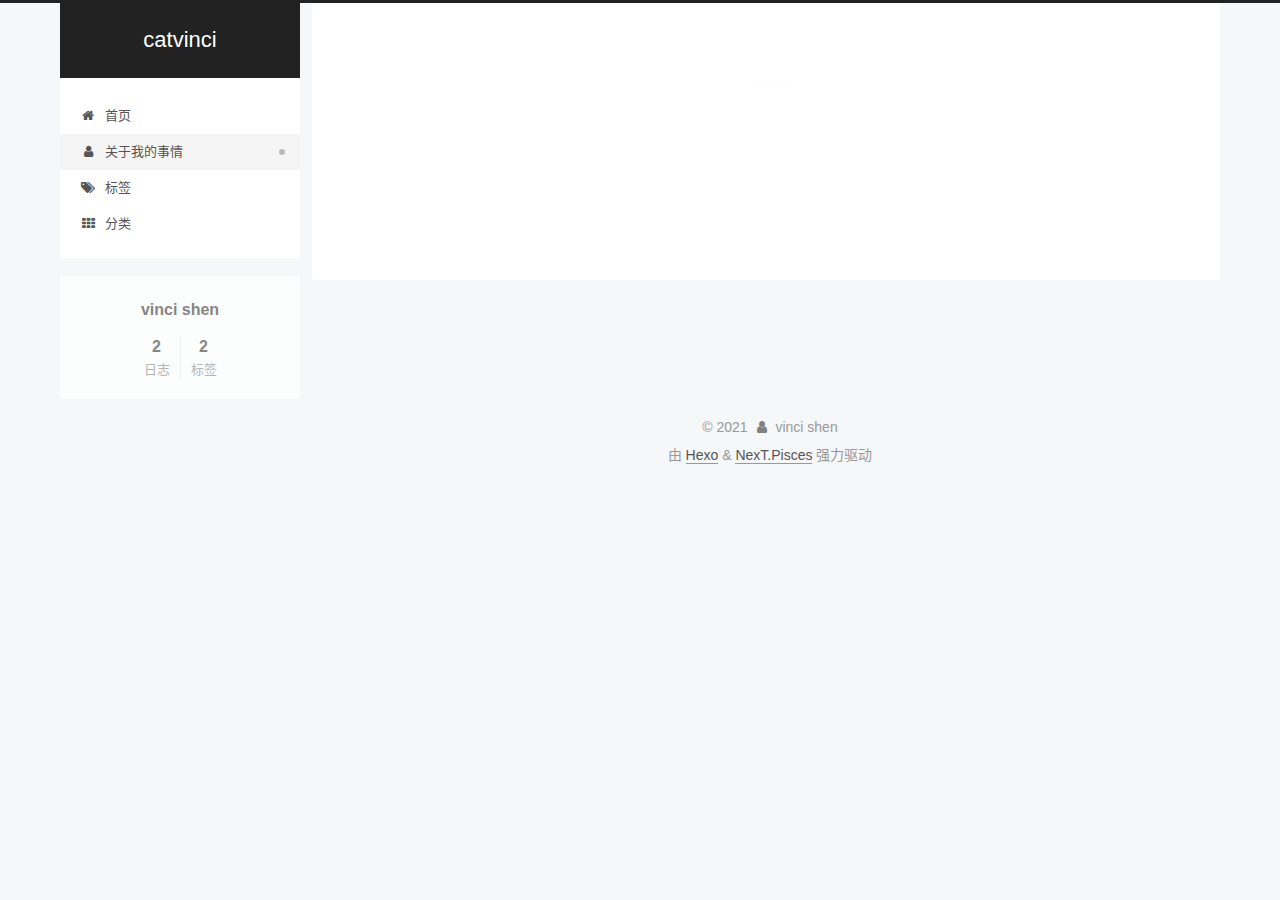
<file: about/index.html>
<!DOCTYPE html>
<html lang="zh-CN">
<head>
  <meta charset="UTF-8">
<meta name="viewport" content="width=device-width, initial-scale=1, maximum-scale=2">
<meta name="theme-color" content="#222">
<meta name="generator" content="Hexo 5.3.0">
  <link rel="apple-touch-icon" sizes="180x180" href="/images/apple-touch-icon-next.png">
  <link rel="icon" type="image/png" sizes="32x32" href="/images/favicon-32x32-next.png">
  <link rel="icon" type="image/png" sizes="16x16" href="/images/favicon-16x16-next.png">
  <link rel="mask-icon" href="/images/logo.svg" color="#222">

<link rel="stylesheet" href="/css/main.css">


<link rel="stylesheet" href="/lib/font-awesome/css/font-awesome.min.css">

<script id="hexo-configurations">
    var NexT = window.NexT || {};
    var CONFIG = {"hostname":"example.com","root":"/","scheme":"Pisces","version":"7.8.0","exturl":false,"sidebar":{"position":"left","display":"post","padding":18,"offset":12,"onmobile":false},"copycode":{"enable":false,"show_result":false,"style":null},"back2top":{"enable":true,"sidebar":false,"scrollpercent":false},"bookmark":{"enable":false,"color":"#222","save":"auto"},"fancybox":false,"mediumzoom":false,"lazyload":false,"pangu":false,"comments":{"style":"tabs","active":null,"storage":true,"lazyload":false,"nav":null},"algolia":{"hits":{"per_page":10},"labels":{"input_placeholder":"Search for Posts","hits_empty":"We didn't find any results for the search: ${query}","hits_stats":"${hits} results found in ${time} ms"}},"localsearch":{"enable":false,"trigger":"auto","top_n_per_article":1,"unescape":false,"preload":false},"motion":{"enable":true,"async":false,"transition":{"post_block":"fadeIn","post_header":"slideDownIn","post_body":"slideDownIn","coll_header":"slideLeftIn","sidebar":"slideUpIn"}}};
  </script>

  <meta name="description" content="我，一个刚刚开始学习编程的大学生">
<meta property="og:type" content="website">
<meta property="og:title" content="about">
<meta property="og:url" content="http://example.com/about/index.html">
<meta property="og:site_name" content="catvinci">
<meta property="og:description" content="我，一个刚刚开始学习编程的大学生">
<meta property="og:locale" content="zh_CN">
<meta property="article:published_time" content="2021-01-24T03:17:00.000Z">
<meta property="article:modified_time" content="2021-01-24T04:41:17.251Z">
<meta property="article:author" content="vinci shen">
<meta name="twitter:card" content="summary">

<link rel="canonical" href="http://example.com/about/">


<script id="page-configurations">
  // https://hexo.io/docs/variables.html
  CONFIG.page = {
    sidebar: "",
    isHome : false,
    isPost : false,
    lang   : 'zh-CN'
  };
</script>

  <title>about | catvinci
</title>
  






  <noscript>
  <style>
  .use-motion .brand,
  .use-motion .menu-item,
  .sidebar-inner,
  .use-motion .post-block,
  .use-motion .pagination,
  .use-motion .comments,
  .use-motion .post-header,
  .use-motion .post-body,
  .use-motion .collection-header { opacity: initial; }

  .use-motion .site-title,
  .use-motion .site-subtitle {
    opacity: initial;
    top: initial;
  }

  .use-motion .logo-line-before i { left: initial; }
  .use-motion .logo-line-after i { right: initial; }
  </style>
</noscript>

</head>

<body itemscope itemtype="http://schema.org/WebPage">
  <div class="container use-motion">
    <div class="headband"></div>

    <header class="header" itemscope itemtype="http://schema.org/WPHeader">
      <div class="header-inner"><div class="site-brand-container">
  <div class="site-nav-toggle">
    <div class="toggle" aria-label="切换导航栏">
      <span class="toggle-line toggle-line-first"></span>
      <span class="toggle-line toggle-line-middle"></span>
      <span class="toggle-line toggle-line-last"></span>
    </div>
  </div>

  <div class="site-meta">

    <a href="/" class="brand" rel="start">
      <span class="logo-line-before"><i></i></span>
      <h1 class="site-title">catvinci</h1>
      <span class="logo-line-after"><i></i></span>
    </a>
  </div>

  <div class="site-nav-right">
    <div class="toggle popup-trigger">
    </div>
  </div>
</div>




<nav class="site-nav">
  <ul id="menu" class="menu">
        <li class="menu-item menu-item-home">

    <a href="/" rel="section"><i class="fa fa-fw fa-home"></i>首页</a>

  </li>
        <li class="menu-item menu-item-about">

    <a href="/about/" rel="section"><i class="fa fa-fw fa-user"></i>关于我的事情</a>

  </li>
        <li class="menu-item menu-item-tags">

    <a href="/tags/" rel="section"><i class="fa fa-fw fa-tags"></i>标签</a>

  </li>
        <li class="menu-item menu-item-categories">

    <a href="/categories/" rel="section"><i class="fa fa-fw fa-th"></i>分类</a>

  </li>
  </ul>
</nav>




</div>
    </header>

    
  <div class="back-to-top">
    <i class="fa fa-arrow-up"></i>
    <span>0%</span>
  </div>


    <main class="main">
      <div class="main-inner">
        <div class="content-wrap">
          
  
  

          <div class="content page posts-expand">
            

    
    
    
    <div class="post-block" lang="zh-CN">
      <header class="post-header">

<h1 class="post-title" itemprop="name headline">about
</h1>

<div class="post-meta">
  

</div>

</header>

      
      
      
      <div class="post-body">
          <p>我，一个刚刚开始学习编程的大学生</p>

      </div>
      
      
      
    </div>
    

    
    
    


          </div>
          

<script>
  window.addEventListener('tabs:register', () => {
    let { activeClass } = CONFIG.comments;
    if (CONFIG.comments.storage) {
      activeClass = localStorage.getItem('comments_active') || activeClass;
    }
    if (activeClass) {
      let activeTab = document.querySelector(`a[href="#comment-${activeClass}"]`);
      if (activeTab) {
        activeTab.click();
      }
    }
  });
  if (CONFIG.comments.storage) {
    window.addEventListener('tabs:click', event => {
      if (!event.target.matches('.tabs-comment .tab-content .tab-pane')) return;
      let commentClass = event.target.classList[1];
      localStorage.setItem('comments_active', commentClass);
    });
  }
</script>

        </div>
          
  
  <div class="toggle sidebar-toggle">
    <span class="toggle-line toggle-line-first"></span>
    <span class="toggle-line toggle-line-middle"></span>
    <span class="toggle-line toggle-line-last"></span>
  </div>

  <aside class="sidebar">
    <div class="sidebar-inner">

      <ul class="sidebar-nav motion-element">
        <li class="sidebar-nav-toc">
          文章目录
        </li>
        <li class="sidebar-nav-overview">
          站点概览
        </li>
      </ul>

      <!--noindex-->
      <div class="post-toc-wrap sidebar-panel">
      </div>
      <!--/noindex-->

      <div class="site-overview-wrap sidebar-panel">
        <div class="site-author motion-element" itemprop="author" itemscope itemtype="http://schema.org/Person">
  <p class="site-author-name" itemprop="name">vinci shen</p>
  <div class="site-description" itemprop="description"></div>
</div>
<div class="site-state-wrap motion-element">
  <nav class="site-state">
      <div class="site-state-item site-state-posts">
          <a href="/archives">
          <span class="site-state-item-count">2</span>
          <span class="site-state-item-name">日志</span>
        </a>
      </div>
      <div class="site-state-item site-state-tags">
        <span class="site-state-item-count">2</span>
        <span class="site-state-item-name">标签</span>
      </div>
  </nav>
</div>



      </div>

    </div>
  </aside>
  <div id="sidebar-dimmer"></div>


      </div>
    </main>

    <footer class="footer">
      <div class="footer-inner">
        

        

<div class="copyright">
  
  &copy; 
  <span itemprop="copyrightYear">2021</span>
  <span class="with-love">
    <i class="fa fa-user"></i>
  </span>
  <span class="author" itemprop="copyrightHolder">vinci shen</span>
</div>
  <div class="powered-by">由 <a href="https://hexo.io/" class="theme-link" rel="noopener" target="_blank">Hexo</a> & <a href="https://pisces.theme-next.org/" class="theme-link" rel="noopener" target="_blank">NexT.Pisces</a> 强力驱动
  </div>

        








      </div>
    </footer>
  </div>

  
  <script src="/lib/anime.min.js"></script>
  <script src="/lib/velocity/velocity.min.js"></script>
  <script src="/lib/velocity/velocity.ui.min.js"></script>

<script src="/js/utils.js"></script>

<script src="/js/motion.js"></script>


<script src="/js/schemes/pisces.js"></script>


<script src="/js/next-boot.js"></script>




  















  

  

</body>
</html>
</file>
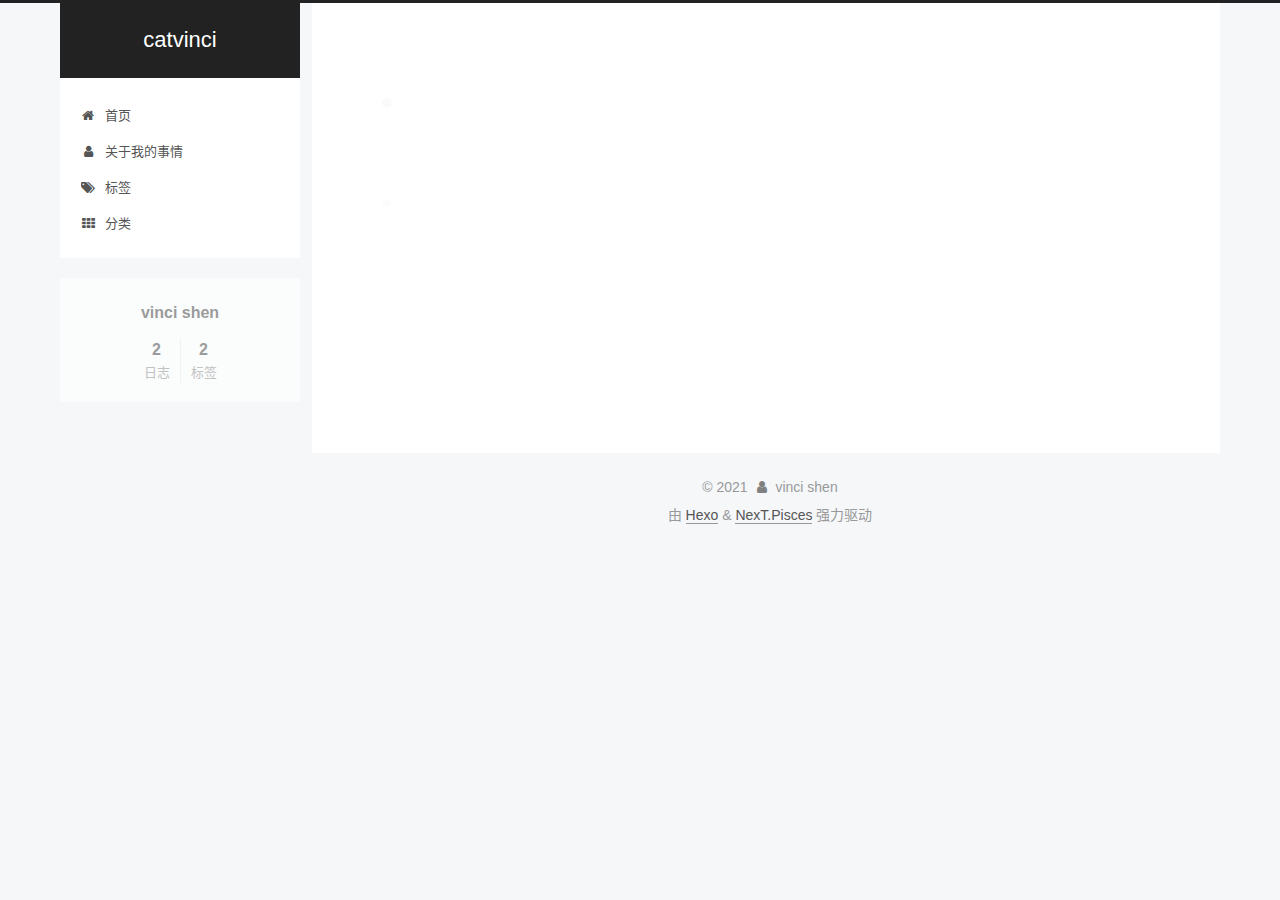
<file: archives/index.html>
<!DOCTYPE html>
<html lang="zh-CN">
<head>
  <meta charset="UTF-8">
<meta name="viewport" content="width=device-width, initial-scale=1, maximum-scale=2">
<meta name="theme-color" content="#222">
<meta name="generator" content="Hexo 5.3.0">
  <link rel="apple-touch-icon" sizes="180x180" href="/images/apple-touch-icon-next.png">
  <link rel="icon" type="image/png" sizes="32x32" href="/images/favicon-32x32-next.png">
  <link rel="icon" type="image/png" sizes="16x16" href="/images/favicon-16x16-next.png">
  <link rel="mask-icon" href="/images/logo.svg" color="#222">

<link rel="stylesheet" href="/css/main.css">


<link rel="stylesheet" href="/lib/font-awesome/css/font-awesome.min.css">

<script id="hexo-configurations">
    var NexT = window.NexT || {};
    var CONFIG = {"hostname":"example.com","root":"/","scheme":"Pisces","version":"7.8.0","exturl":false,"sidebar":{"position":"left","display":"post","padding":18,"offset":12,"onmobile":false},"copycode":{"enable":false,"show_result":false,"style":null},"back2top":{"enable":true,"sidebar":false,"scrollpercent":false},"bookmark":{"enable":false,"color":"#222","save":"auto"},"fancybox":false,"mediumzoom":false,"lazyload":false,"pangu":false,"comments":{"style":"tabs","active":null,"storage":true,"lazyload":false,"nav":null},"algolia":{"hits":{"per_page":10},"labels":{"input_placeholder":"Search for Posts","hits_empty":"We didn't find any results for the search: ${query}","hits_stats":"${hits} results found in ${time} ms"}},"localsearch":{"enable":false,"trigger":"auto","top_n_per_article":1,"unescape":false,"preload":false},"motion":{"enable":true,"async":false,"transition":{"post_block":"fadeIn","post_header":"slideDownIn","post_body":"slideDownIn","coll_header":"slideLeftIn","sidebar":"slideUpIn"}}};
  </script>

  <meta property="og:type" content="website">
<meta property="og:title" content="catvinci">
<meta property="og:url" content="http://example.com/archives/index.html">
<meta property="og:site_name" content="catvinci">
<meta property="og:locale" content="zh_CN">
<meta property="article:author" content="vinci shen">
<meta name="twitter:card" content="summary">

<link rel="canonical" href="http://example.com/archives/">


<script id="page-configurations">
  // https://hexo.io/docs/variables.html
  CONFIG.page = {
    sidebar: "",
    isHome : false,
    isPost : false,
    lang   : 'zh-CN'
  };
</script>

  <title>归档 | catvinci</title>
  






  <noscript>
  <style>
  .use-motion .brand,
  .use-motion .menu-item,
  .sidebar-inner,
  .use-motion .post-block,
  .use-motion .pagination,
  .use-motion .comments,
  .use-motion .post-header,
  .use-motion .post-body,
  .use-motion .collection-header { opacity: initial; }

  .use-motion .site-title,
  .use-motion .site-subtitle {
    opacity: initial;
    top: initial;
  }

  .use-motion .logo-line-before i { left: initial; }
  .use-motion .logo-line-after i { right: initial; }
  </style>
</noscript>

</head>

<body itemscope itemtype="http://schema.org/WebPage">
  <div class="container use-motion">
    <div class="headband"></div>

    <header class="header" itemscope itemtype="http://schema.org/WPHeader">
      <div class="header-inner"><div class="site-brand-container">
  <div class="site-nav-toggle">
    <div class="toggle" aria-label="切换导航栏">
      <span class="toggle-line toggle-line-first"></span>
      <span class="toggle-line toggle-line-middle"></span>
      <span class="toggle-line toggle-line-last"></span>
    </div>
  </div>

  <div class="site-meta">

    <a href="/" class="brand" rel="start">
      <span class="logo-line-before"><i></i></span>
      <h1 class="site-title">catvinci</h1>
      <span class="logo-line-after"><i></i></span>
    </a>
  </div>

  <div class="site-nav-right">
    <div class="toggle popup-trigger">
    </div>
  </div>
</div>




<nav class="site-nav">
  <ul id="menu" class="menu">
        <li class="menu-item menu-item-home">

    <a href="/" rel="section"><i class="fa fa-fw fa-home"></i>首页</a>

  </li>
        <li class="menu-item menu-item-about">

    <a href="/about/" rel="section"><i class="fa fa-fw fa-user"></i>关于我的事情</a>

  </li>
        <li class="menu-item menu-item-tags">

    <a href="/tags/" rel="section"><i class="fa fa-fw fa-tags"></i>标签</a>

  </li>
        <li class="menu-item menu-item-categories">

    <a href="/categories/" rel="section"><i class="fa fa-fw fa-th"></i>分类</a>

  </li>
  </ul>
</nav>




</div>
    </header>

    
  <div class="back-to-top">
    <i class="fa fa-arrow-up"></i>
    <span>0%</span>
  </div>


    <main class="main">
      <div class="main-inner">
        <div class="content-wrap">
          

          <div class="content archive">
            

  
  
  
  <div class="post-block">
    <div class="posts-collapse">
      <div class="collection-title">
        <span class="collection-header">嗯..! 目前共计 2 篇日志。 继续努力。</span>
      </div>

      
    <div class="collection-year">
      <span class="collection-header">2021</span>
    </div>

  <article itemscope itemtype="http://schema.org/Article">
    <header class="post-header">

      <div class="post-meta">
        <time itemprop="dateCreated"
              datetime="2021-01-25T12:00:00+08:00"
              content="2021-01-25">
          01-25
        </time>
      </div>

      <div class="post-title">
          <a class="post-title-link" href="/2021/01/25/markdown/" itemprop="url">
            <span itemprop="name">Markdown简明笔记</span>
          </a>
      </div>

    </header>
  </article>

  <article itemscope itemtype="http://schema.org/Article">
    <header class="post-header">

      <div class="post-meta">
        <time itemprop="dateCreated"
              datetime="2021-01-24T11:17:03+08:00"
              content="2021-01-24">
          01-24
        </time>
      </div>

      <div class="post-title">
          <a class="post-title-link" href="/2021/01/24/index/" itemprop="url">
            <span itemprop="name">这里是喵芬奇</span>
          </a>
      </div>

    </header>
  </article>


    </div>
  </div>
  
  
  

  



          </div>
          

<script>
  window.addEventListener('tabs:register', () => {
    let { activeClass } = CONFIG.comments;
    if (CONFIG.comments.storage) {
      activeClass = localStorage.getItem('comments_active') || activeClass;
    }
    if (activeClass) {
      let activeTab = document.querySelector(`a[href="#comment-${activeClass}"]`);
      if (activeTab) {
        activeTab.click();
      }
    }
  });
  if (CONFIG.comments.storage) {
    window.addEventListener('tabs:click', event => {
      if (!event.target.matches('.tabs-comment .tab-content .tab-pane')) return;
      let commentClass = event.target.classList[1];
      localStorage.setItem('comments_active', commentClass);
    });
  }
</script>

        </div>
          
  
  <div class="toggle sidebar-toggle">
    <span class="toggle-line toggle-line-first"></span>
    <span class="toggle-line toggle-line-middle"></span>
    <span class="toggle-line toggle-line-last"></span>
  </div>

  <aside class="sidebar">
    <div class="sidebar-inner">

      <ul class="sidebar-nav motion-element">
        <li class="sidebar-nav-toc">
          文章目录
        </li>
        <li class="sidebar-nav-overview">
          站点概览
        </li>
      </ul>

      <!--noindex-->
      <div class="post-toc-wrap sidebar-panel">
      </div>
      <!--/noindex-->

      <div class="site-overview-wrap sidebar-panel">
        <div class="site-author motion-element" itemprop="author" itemscope itemtype="http://schema.org/Person">
  <p class="site-author-name" itemprop="name">vinci shen</p>
  <div class="site-description" itemprop="description"></div>
</div>
<div class="site-state-wrap motion-element">
  <nav class="site-state">
      <div class="site-state-item site-state-posts">
          <a href="/archives">
          <span class="site-state-item-count">2</span>
          <span class="site-state-item-name">日志</span>
        </a>
      </div>
      <div class="site-state-item site-state-tags">
        <span class="site-state-item-count">2</span>
        <span class="site-state-item-name">标签</span>
      </div>
  </nav>
</div>



      </div>

    </div>
  </aside>
  <div id="sidebar-dimmer"></div>


      </div>
    </main>

    <footer class="footer">
      <div class="footer-inner">
        

        

<div class="copyright">
  
  &copy; 
  <span itemprop="copyrightYear">2021</span>
  <span class="with-love">
    <i class="fa fa-user"></i>
  </span>
  <span class="author" itemprop="copyrightHolder">vinci shen</span>
</div>
  <div class="powered-by">由 <a href="https://hexo.io/" class="theme-link" rel="noopener" target="_blank">Hexo</a> & <a href="https://pisces.theme-next.org/" class="theme-link" rel="noopener" target="_blank">NexT.Pisces</a> 强力驱动
  </div>

        








      </div>
    </footer>
  </div>

  
  <script src="/lib/anime.min.js"></script>
  <script src="/lib/velocity/velocity.min.js"></script>
  <script src="/lib/velocity/velocity.ui.min.js"></script>

<script src="/js/utils.js"></script>

<script src="/js/motion.js"></script>


<script src="/js/schemes/pisces.js"></script>


<script src="/js/next-boot.js"></script>




  















  

  

</body>
</html>
</file>
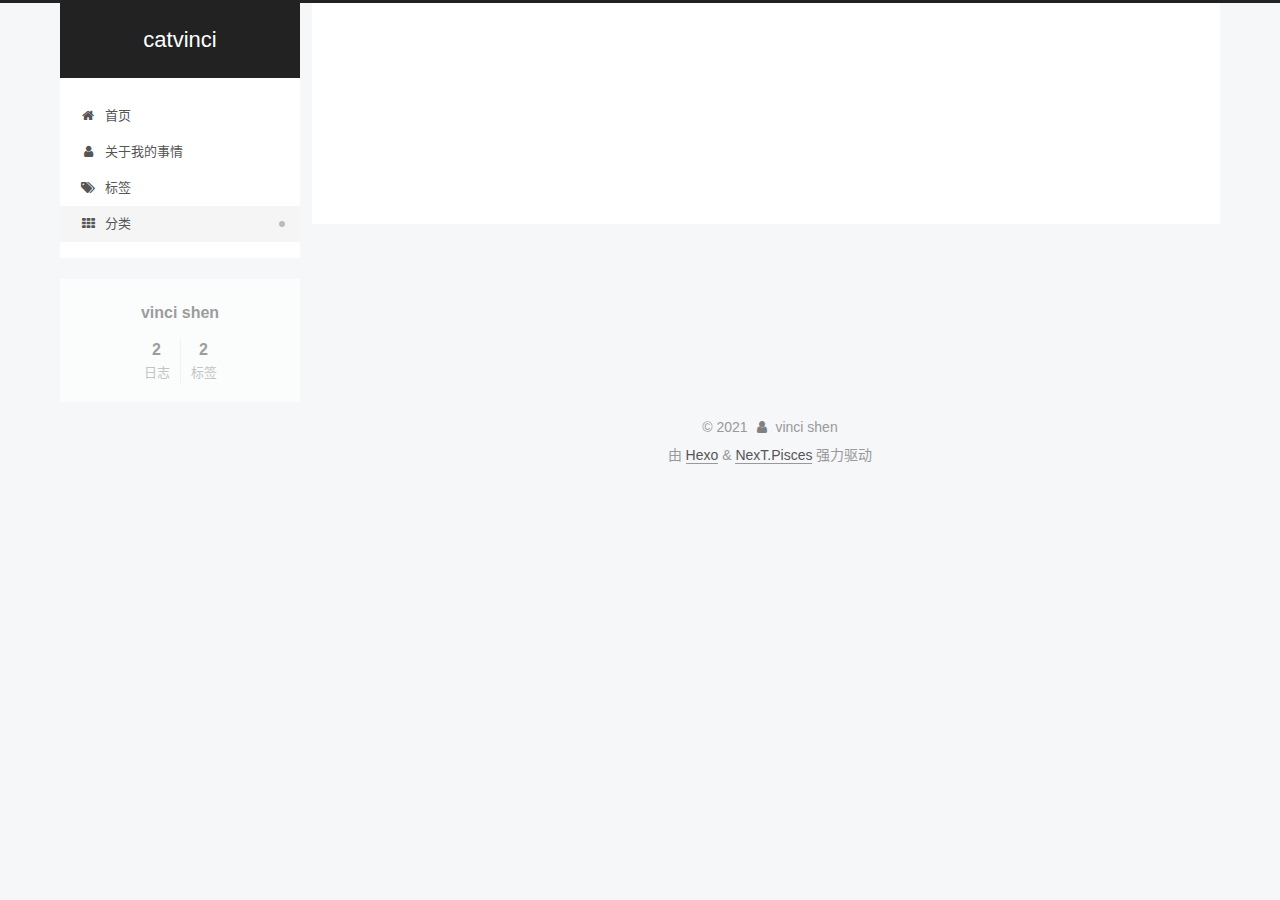
<file: categories/index.html>
<!DOCTYPE html>
<html lang="zh-CN">
<head>
  <meta charset="UTF-8">
<meta name="viewport" content="width=device-width, initial-scale=1, maximum-scale=2">
<meta name="theme-color" content="#222">
<meta name="generator" content="Hexo 5.3.0">
  <link rel="apple-touch-icon" sizes="180x180" href="/images/apple-touch-icon-next.png">
  <link rel="icon" type="image/png" sizes="32x32" href="/images/favicon-32x32-next.png">
  <link rel="icon" type="image/png" sizes="16x16" href="/images/favicon-16x16-next.png">
  <link rel="mask-icon" href="/images/logo.svg" color="#222">

<link rel="stylesheet" href="/css/main.css">


<link rel="stylesheet" href="/lib/font-awesome/css/font-awesome.min.css">

<script id="hexo-configurations">
    var NexT = window.NexT || {};
    var CONFIG = {"hostname":"example.com","root":"/","scheme":"Pisces","version":"7.8.0","exturl":false,"sidebar":{"position":"left","display":"post","padding":18,"offset":12,"onmobile":false},"copycode":{"enable":false,"show_result":false,"style":null},"back2top":{"enable":true,"sidebar":false,"scrollpercent":false},"bookmark":{"enable":false,"color":"#222","save":"auto"},"fancybox":false,"mediumzoom":false,"lazyload":false,"pangu":false,"comments":{"style":"tabs","active":null,"storage":true,"lazyload":false,"nav":null},"algolia":{"hits":{"per_page":10},"labels":{"input_placeholder":"Search for Posts","hits_empty":"We didn't find any results for the search: ${query}","hits_stats":"${hits} results found in ${time} ms"}},"localsearch":{"enable":false,"trigger":"auto","top_n_per_article":1,"unescape":false,"preload":false},"motion":{"enable":true,"async":false,"transition":{"post_block":"fadeIn","post_header":"slideDownIn","post_body":"slideDownIn","coll_header":"slideLeftIn","sidebar":"slideUpIn"}}};
  </script>

  <meta property="og:type" content="website">
<meta property="og:title" content="categories">
<meta property="og:url" content="http://example.com/categories/index.html">
<meta property="og:site_name" content="catvinci">
<meta property="og:locale" content="zh_CN">
<meta property="article:published_time" content="2021-01-24T03:22:15.000Z">
<meta property="article:modified_time" content="2021-01-24T03:22:15.235Z">
<meta property="article:author" content="vinci shen">
<meta name="twitter:card" content="summary">

<link rel="canonical" href="http://example.com/categories/">


<script id="page-configurations">
  // https://hexo.io/docs/variables.html
  CONFIG.page = {
    sidebar: "",
    isHome : false,
    isPost : false,
    lang   : 'zh-CN'
  };
</script>

  <title>categories | catvinci
</title>
  






  <noscript>
  <style>
  .use-motion .brand,
  .use-motion .menu-item,
  .sidebar-inner,
  .use-motion .post-block,
  .use-motion .pagination,
  .use-motion .comments,
  .use-motion .post-header,
  .use-motion .post-body,
  .use-motion .collection-header { opacity: initial; }

  .use-motion .site-title,
  .use-motion .site-subtitle {
    opacity: initial;
    top: initial;
  }

  .use-motion .logo-line-before i { left: initial; }
  .use-motion .logo-line-after i { right: initial; }
  </style>
</noscript>

</head>

<body itemscope itemtype="http://schema.org/WebPage">
  <div class="container use-motion">
    <div class="headband"></div>

    <header class="header" itemscope itemtype="http://schema.org/WPHeader">
      <div class="header-inner"><div class="site-brand-container">
  <div class="site-nav-toggle">
    <div class="toggle" aria-label="切换导航栏">
      <span class="toggle-line toggle-line-first"></span>
      <span class="toggle-line toggle-line-middle"></span>
      <span class="toggle-line toggle-line-last"></span>
    </div>
  </div>

  <div class="site-meta">

    <a href="/" class="brand" rel="start">
      <span class="logo-line-before"><i></i></span>
      <h1 class="site-title">catvinci</h1>
      <span class="logo-line-after"><i></i></span>
    </a>
  </div>

  <div class="site-nav-right">
    <div class="toggle popup-trigger">
    </div>
  </div>
</div>




<nav class="site-nav">
  <ul id="menu" class="menu">
        <li class="menu-item menu-item-home">

    <a href="/" rel="section"><i class="fa fa-fw fa-home"></i>首页</a>

  </li>
        <li class="menu-item menu-item-about">

    <a href="/about/" rel="section"><i class="fa fa-fw fa-user"></i>关于我的事情</a>

  </li>
        <li class="menu-item menu-item-tags">

    <a href="/tags/" rel="section"><i class="fa fa-fw fa-tags"></i>标签</a>

  </li>
        <li class="menu-item menu-item-categories">

    <a href="/categories/" rel="section"><i class="fa fa-fw fa-th"></i>分类</a>

  </li>
  </ul>
</nav>




</div>
    </header>

    
  <div class="back-to-top">
    <i class="fa fa-arrow-up"></i>
    <span>0%</span>
  </div>


    <main class="main">
      <div class="main-inner">
        <div class="content-wrap">
          
  
  

          <div class="content page posts-expand">
            

    
    
    
    <div class="post-block" lang="zh-CN">
      <header class="post-header">

<h1 class="post-title" itemprop="name headline">categories
</h1>

<div class="post-meta">
  

</div>

</header>

      
      
      
      <div class="post-body">
          
      </div>
      
      
      
    </div>
    

    
    
    


          </div>
          

<script>
  window.addEventListener('tabs:register', () => {
    let { activeClass } = CONFIG.comments;
    if (CONFIG.comments.storage) {
      activeClass = localStorage.getItem('comments_active') || activeClass;
    }
    if (activeClass) {
      let activeTab = document.querySelector(`a[href="#comment-${activeClass}"]`);
      if (activeTab) {
        activeTab.click();
      }
    }
  });
  if (CONFIG.comments.storage) {
    window.addEventListener('tabs:click', event => {
      if (!event.target.matches('.tabs-comment .tab-content .tab-pane')) return;
      let commentClass = event.target.classList[1];
      localStorage.setItem('comments_active', commentClass);
    });
  }
</script>

        </div>
          
  
  <div class="toggle sidebar-toggle">
    <span class="toggle-line toggle-line-first"></span>
    <span class="toggle-line toggle-line-middle"></span>
    <span class="toggle-line toggle-line-last"></span>
  </div>

  <aside class="sidebar">
    <div class="sidebar-inner">

      <ul class="sidebar-nav motion-element">
        <li class="sidebar-nav-toc">
          文章目录
        </li>
        <li class="sidebar-nav-overview">
          站点概览
        </li>
      </ul>

      <!--noindex-->
      <div class="post-toc-wrap sidebar-panel">
      </div>
      <!--/noindex-->

      <div class="site-overview-wrap sidebar-panel">
        <div class="site-author motion-element" itemprop="author" itemscope itemtype="http://schema.org/Person">
  <p class="site-author-name" itemprop="name">vinci shen</p>
  <div class="site-description" itemprop="description"></div>
</div>
<div class="site-state-wrap motion-element">
  <nav class="site-state">
      <div class="site-state-item site-state-posts">
          <a href="/archives">
          <span class="site-state-item-count">2</span>
          <span class="site-state-item-name">日志</span>
        </a>
      </div>
      <div class="site-state-item site-state-tags">
        <span class="site-state-item-count">2</span>
        <span class="site-state-item-name">标签</span>
      </div>
  </nav>
</div>



      </div>

    </div>
  </aside>
  <div id="sidebar-dimmer"></div>


      </div>
    </main>

    <footer class="footer">
      <div class="footer-inner">
        

        

<div class="copyright">
  
  &copy; 
  <span itemprop="copyrightYear">2021</span>
  <span class="with-love">
    <i class="fa fa-user"></i>
  </span>
  <span class="author" itemprop="copyrightHolder">vinci shen</span>
</div>
  <div class="powered-by">由 <a href="https://hexo.io/" class="theme-link" rel="noopener" target="_blank">Hexo</a> & <a href="https://pisces.theme-next.org/" class="theme-link" rel="noopener" target="_blank">NexT.Pisces</a> 强力驱动
  </div>

        








      </div>
    </footer>
  </div>

  
  <script src="/lib/anime.min.js"></script>
  <script src="/lib/velocity/velocity.min.js"></script>
  <script src="/lib/velocity/velocity.ui.min.js"></script>

<script src="/js/utils.js"></script>

<script src="/js/motion.js"></script>


<script src="/js/schemes/pisces.js"></script>


<script src="/js/next-boot.js"></script>




  















  

  

</body>
</html>
</file>
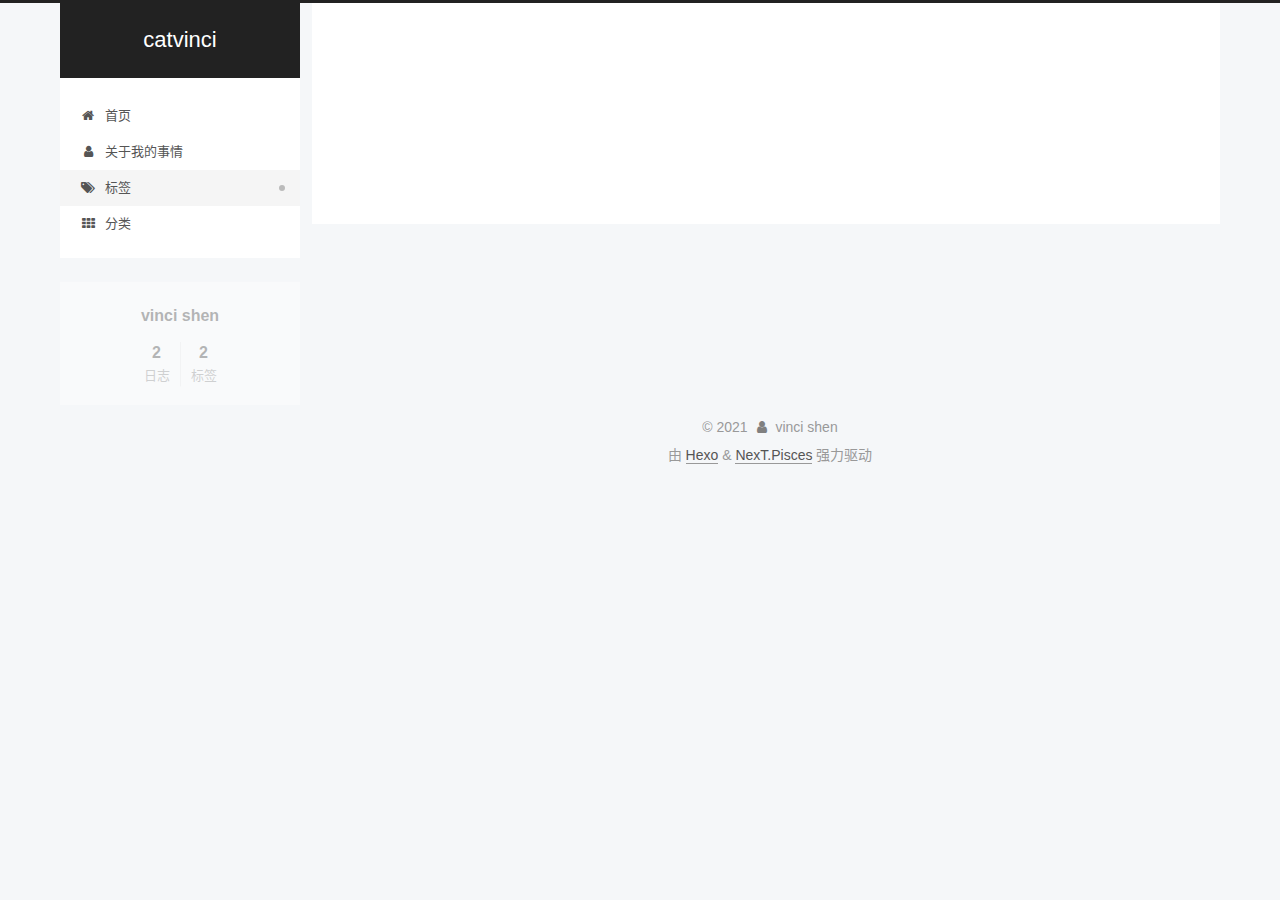
<file: tags/index.html>
<!DOCTYPE html>
<html lang="zh-CN">
<head>
  <meta charset="UTF-8">
<meta name="viewport" content="width=device-width, initial-scale=1, maximum-scale=2">
<meta name="theme-color" content="#222">
<meta name="generator" content="Hexo 5.3.0">
  <link rel="apple-touch-icon" sizes="180x180" href="/images/apple-touch-icon-next.png">
  <link rel="icon" type="image/png" sizes="32x32" href="/images/favicon-32x32-next.png">
  <link rel="icon" type="image/png" sizes="16x16" href="/images/favicon-16x16-next.png">
  <link rel="mask-icon" href="/images/logo.svg" color="#222">

<link rel="stylesheet" href="/css/main.css">


<link rel="stylesheet" href="/lib/font-awesome/css/font-awesome.min.css">

<script id="hexo-configurations">
    var NexT = window.NexT || {};
    var CONFIG = {"hostname":"example.com","root":"/","scheme":"Pisces","version":"7.8.0","exturl":false,"sidebar":{"position":"left","display":"post","padding":18,"offset":12,"onmobile":false},"copycode":{"enable":false,"show_result":false,"style":null},"back2top":{"enable":true,"sidebar":false,"scrollpercent":false},"bookmark":{"enable":false,"color":"#222","save":"auto"},"fancybox":false,"mediumzoom":false,"lazyload":false,"pangu":false,"comments":{"style":"tabs","active":null,"storage":true,"lazyload":false,"nav":null},"algolia":{"hits":{"per_page":10},"labels":{"input_placeholder":"Search for Posts","hits_empty":"We didn't find any results for the search: ${query}","hits_stats":"${hits} results found in ${time} ms"}},"localsearch":{"enable":false,"trigger":"auto","top_n_per_article":1,"unescape":false,"preload":false},"motion":{"enable":true,"async":false,"transition":{"post_block":"fadeIn","post_header":"slideDownIn","post_body":"slideDownIn","coll_header":"slideLeftIn","sidebar":"slideUpIn"}}};
  </script>

  <meta property="og:type" content="website">
<meta property="og:title" content="tags">
<meta property="og:url" content="http://example.com/tags/index.html">
<meta property="og:site_name" content="catvinci">
<meta property="og:locale" content="zh_CN">
<meta property="article:published_time" content="2021-01-24T03:16:39.000Z">
<meta property="article:modified_time" content="2021-01-24T03:16:39.636Z">
<meta property="article:author" content="vinci shen">
<meta name="twitter:card" content="summary">

<link rel="canonical" href="http://example.com/tags/">


<script id="page-configurations">
  // https://hexo.io/docs/variables.html
  CONFIG.page = {
    sidebar: "",
    isHome : false,
    isPost : false,
    lang   : 'zh-CN'
  };
</script>

  <title>tags | catvinci
</title>
  






  <noscript>
  <style>
  .use-motion .brand,
  .use-motion .menu-item,
  .sidebar-inner,
  .use-motion .post-block,
  .use-motion .pagination,
  .use-motion .comments,
  .use-motion .post-header,
  .use-motion .post-body,
  .use-motion .collection-header { opacity: initial; }

  .use-motion .site-title,
  .use-motion .site-subtitle {
    opacity: initial;
    top: initial;
  }

  .use-motion .logo-line-before i { left: initial; }
  .use-motion .logo-line-after i { right: initial; }
  </style>
</noscript>

</head>

<body itemscope itemtype="http://schema.org/WebPage">
  <div class="container use-motion">
    <div class="headband"></div>

    <header class="header" itemscope itemtype="http://schema.org/WPHeader">
      <div class="header-inner"><div class="site-brand-container">
  <div class="site-nav-toggle">
    <div class="toggle" aria-label="切换导航栏">
      <span class="toggle-line toggle-line-first"></span>
      <span class="toggle-line toggle-line-middle"></span>
      <span class="toggle-line toggle-line-last"></span>
    </div>
  </div>

  <div class="site-meta">

    <a href="/" class="brand" rel="start">
      <span class="logo-line-before"><i></i></span>
      <h1 class="site-title">catvinci</h1>
      <span class="logo-line-after"><i></i></span>
    </a>
  </div>

  <div class="site-nav-right">
    <div class="toggle popup-trigger">
    </div>
  </div>
</div>




<nav class="site-nav">
  <ul id="menu" class="menu">
        <li class="menu-item menu-item-home">

    <a href="/" rel="section"><i class="fa fa-fw fa-home"></i>首页</a>

  </li>
        <li class="menu-item menu-item-about">

    <a href="/about/" rel="section"><i class="fa fa-fw fa-user"></i>关于我的事情</a>

  </li>
        <li class="menu-item menu-item-tags">

    <a href="/tags/" rel="section"><i class="fa fa-fw fa-tags"></i>标签</a>

  </li>
        <li class="menu-item menu-item-categories">

    <a href="/categories/" rel="section"><i class="fa fa-fw fa-th"></i>分类</a>

  </li>
  </ul>
</nav>




</div>
    </header>

    
  <div class="back-to-top">
    <i class="fa fa-arrow-up"></i>
    <span>0%</span>
  </div>


    <main class="main">
      <div class="main-inner">
        <div class="content-wrap">
          
  
  

          <div class="content page posts-expand">
            

    
    
    
    <div class="post-block" lang="zh-CN">
      <header class="post-header">

<h1 class="post-title" itemprop="name headline">tags
</h1>

<div class="post-meta">
  

</div>

</header>

      
      
      
      <div class="post-body">
          
      </div>
      
      
      
    </div>
    

    
    
    


          </div>
          

<script>
  window.addEventListener('tabs:register', () => {
    let { activeClass } = CONFIG.comments;
    if (CONFIG.comments.storage) {
      activeClass = localStorage.getItem('comments_active') || activeClass;
    }
    if (activeClass) {
      let activeTab = document.querySelector(`a[href="#comment-${activeClass}"]`);
      if (activeTab) {
        activeTab.click();
      }
    }
  });
  if (CONFIG.comments.storage) {
    window.addEventListener('tabs:click', event => {
      if (!event.target.matches('.tabs-comment .tab-content .tab-pane')) return;
      let commentClass = event.target.classList[1];
      localStorage.setItem('comments_active', commentClass);
    });
  }
</script>

        </div>
          
  
  <div class="toggle sidebar-toggle">
    <span class="toggle-line toggle-line-first"></span>
    <span class="toggle-line toggle-line-middle"></span>
    <span class="toggle-line toggle-line-last"></span>
  </div>

  <aside class="sidebar">
    <div class="sidebar-inner">

      <ul class="sidebar-nav motion-element">
        <li class="sidebar-nav-toc">
          文章目录
        </li>
        <li class="sidebar-nav-overview">
          站点概览
        </li>
      </ul>

      <!--noindex-->
      <div class="post-toc-wrap sidebar-panel">
      </div>
      <!--/noindex-->

      <div class="site-overview-wrap sidebar-panel">
        <div class="site-author motion-element" itemprop="author" itemscope itemtype="http://schema.org/Person">
  <p class="site-author-name" itemprop="name">vinci shen</p>
  <div class="site-description" itemprop="description"></div>
</div>
<div class="site-state-wrap motion-element">
  <nav class="site-state">
      <div class="site-state-item site-state-posts">
          <a href="/archives">
          <span class="site-state-item-count">2</span>
          <span class="site-state-item-name">日志</span>
        </a>
      </div>
      <div class="site-state-item site-state-tags">
        <span class="site-state-item-count">2</span>
        <span class="site-state-item-name">标签</span>
      </div>
  </nav>
</div>



      </div>

    </div>
  </aside>
  <div id="sidebar-dimmer"></div>


      </div>
    </main>

    <footer class="footer">
      <div class="footer-inner">
        

        

<div class="copyright">
  
  &copy; 
  <span itemprop="copyrightYear">2021</span>
  <span class="with-love">
    <i class="fa fa-user"></i>
  </span>
  <span class="author" itemprop="copyrightHolder">vinci shen</span>
</div>
  <div class="powered-by">由 <a href="https://hexo.io/" class="theme-link" rel="noopener" target="_blank">Hexo</a> & <a href="https://pisces.theme-next.org/" class="theme-link" rel="noopener" target="_blank">NexT.Pisces</a> 强力驱动
  </div>

        








      </div>
    </footer>
  </div>

  
  <script src="/lib/anime.min.js"></script>
  <script src="/lib/velocity/velocity.min.js"></script>
  <script src="/lib/velocity/velocity.ui.min.js"></script>

<script src="/js/utils.js"></script>

<script src="/js/motion.js"></script>


<script src="/js/schemes/pisces.js"></script>


<script src="/js/next-boot.js"></script>




  















  

  

</body>
</html>
</file>
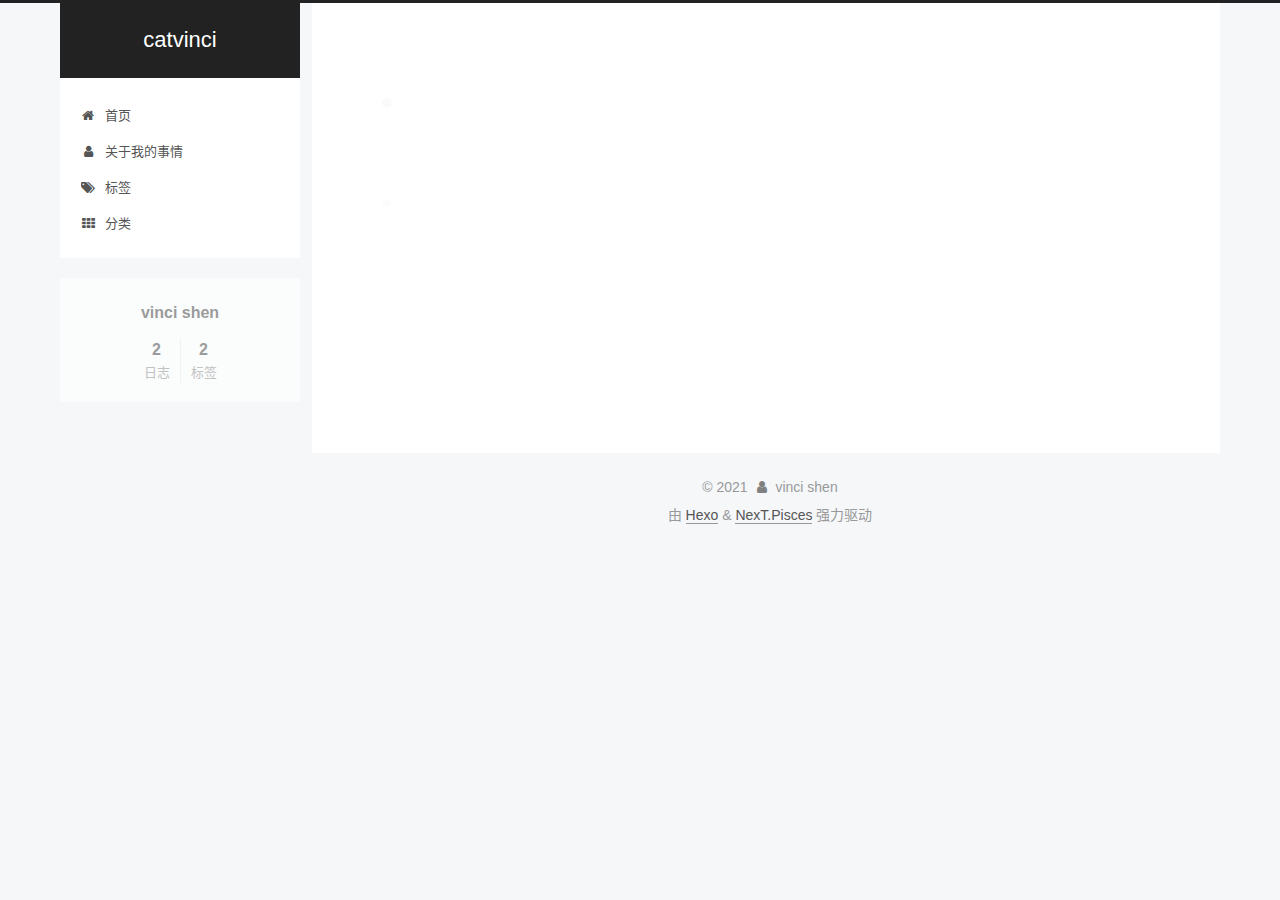
<file: archives/2021/index.html>
<!DOCTYPE html>
<html lang="zh-CN">
<head>
  <meta charset="UTF-8">
<meta name="viewport" content="width=device-width, initial-scale=1, maximum-scale=2">
<meta name="theme-color" content="#222">
<meta name="generator" content="Hexo 5.3.0">
  <link rel="apple-touch-icon" sizes="180x180" href="/images/apple-touch-icon-next.png">
  <link rel="icon" type="image/png" sizes="32x32" href="/images/favicon-32x32-next.png">
  <link rel="icon" type="image/png" sizes="16x16" href="/images/favicon-16x16-next.png">
  <link rel="mask-icon" href="/images/logo.svg" color="#222">

<link rel="stylesheet" href="/css/main.css">


<link rel="stylesheet" href="/lib/font-awesome/css/font-awesome.min.css">

<script id="hexo-configurations">
    var NexT = window.NexT || {};
    var CONFIG = {"hostname":"example.com","root":"/","scheme":"Pisces","version":"7.8.0","exturl":false,"sidebar":{"position":"left","display":"post","padding":18,"offset":12,"onmobile":false},"copycode":{"enable":false,"show_result":false,"style":null},"back2top":{"enable":true,"sidebar":false,"scrollpercent":false},"bookmark":{"enable":false,"color":"#222","save":"auto"},"fancybox":false,"mediumzoom":false,"lazyload":false,"pangu":false,"comments":{"style":"tabs","active":null,"storage":true,"lazyload":false,"nav":null},"algolia":{"hits":{"per_page":10},"labels":{"input_placeholder":"Search for Posts","hits_empty":"We didn't find any results for the search: ${query}","hits_stats":"${hits} results found in ${time} ms"}},"localsearch":{"enable":false,"trigger":"auto","top_n_per_article":1,"unescape":false,"preload":false},"motion":{"enable":true,"async":false,"transition":{"post_block":"fadeIn","post_header":"slideDownIn","post_body":"slideDownIn","coll_header":"slideLeftIn","sidebar":"slideUpIn"}}};
  </script>

  <meta property="og:type" content="website">
<meta property="og:title" content="catvinci">
<meta property="og:url" content="http://example.com/archives/2021/index.html">
<meta property="og:site_name" content="catvinci">
<meta property="og:locale" content="zh_CN">
<meta property="article:author" content="vinci shen">
<meta name="twitter:card" content="summary">

<link rel="canonical" href="http://example.com/archives/2021/">


<script id="page-configurations">
  // https://hexo.io/docs/variables.html
  CONFIG.page = {
    sidebar: "",
    isHome : false,
    isPost : false,
    lang   : 'zh-CN'
  };
</script>

  <title>归档 | catvinci</title>
  






  <noscript>
  <style>
  .use-motion .brand,
  .use-motion .menu-item,
  .sidebar-inner,
  .use-motion .post-block,
  .use-motion .pagination,
  .use-motion .comments,
  .use-motion .post-header,
  .use-motion .post-body,
  .use-motion .collection-header { opacity: initial; }

  .use-motion .site-title,
  .use-motion .site-subtitle {
    opacity: initial;
    top: initial;
  }

  .use-motion .logo-line-before i { left: initial; }
  .use-motion .logo-line-after i { right: initial; }
  </style>
</noscript>

</head>

<body itemscope itemtype="http://schema.org/WebPage">
  <div class="container use-motion">
    <div class="headband"></div>

    <header class="header" itemscope itemtype="http://schema.org/WPHeader">
      <div class="header-inner"><div class="site-brand-container">
  <div class="site-nav-toggle">
    <div class="toggle" aria-label="切换导航栏">
      <span class="toggle-line toggle-line-first"></span>
      <span class="toggle-line toggle-line-middle"></span>
      <span class="toggle-line toggle-line-last"></span>
    </div>
  </div>

  <div class="site-meta">

    <a href="/" class="brand" rel="start">
      <span class="logo-line-before"><i></i></span>
      <h1 class="site-title">catvinci</h1>
      <span class="logo-line-after"><i></i></span>
    </a>
  </div>

  <div class="site-nav-right">
    <div class="toggle popup-trigger">
    </div>
  </div>
</div>




<nav class="site-nav">
  <ul id="menu" class="menu">
        <li class="menu-item menu-item-home">

    <a href="/" rel="section"><i class="fa fa-fw fa-home"></i>首页</a>

  </li>
        <li class="menu-item menu-item-about">

    <a href="/about/" rel="section"><i class="fa fa-fw fa-user"></i>关于我的事情</a>

  </li>
        <li class="menu-item menu-item-tags">

    <a href="/tags/" rel="section"><i class="fa fa-fw fa-tags"></i>标签</a>

  </li>
        <li class="menu-item menu-item-categories">

    <a href="/categories/" rel="section"><i class="fa fa-fw fa-th"></i>分类</a>

  </li>
  </ul>
</nav>




</div>
    </header>

    
  <div class="back-to-top">
    <i class="fa fa-arrow-up"></i>
    <span>0%</span>
  </div>


    <main class="main">
      <div class="main-inner">
        <div class="content-wrap">
          

          <div class="content archive">
            

  
  
  
  <div class="post-block">
    <div class="posts-collapse">
      <div class="collection-title">
        <span class="collection-header">嗯..! 目前共计 2 篇日志。 继续努力。</span>
      </div>

      
    <div class="collection-year">
      <span class="collection-header">2021</span>
    </div>

  <article itemscope itemtype="http://schema.org/Article">
    <header class="post-header">

      <div class="post-meta">
        <time itemprop="dateCreated"
              datetime="2021-01-25T12:00:00+08:00"
              content="2021-01-25">
          01-25
        </time>
      </div>

      <div class="post-title">
          <a class="post-title-link" href="/2021/01/25/markdown/" itemprop="url">
            <span itemprop="name">Markdown简明笔记</span>
          </a>
      </div>

    </header>
  </article>

  <article itemscope itemtype="http://schema.org/Article">
    <header class="post-header">

      <div class="post-meta">
        <time itemprop="dateCreated"
              datetime="2021-01-24T11:17:03+08:00"
              content="2021-01-24">
          01-24
        </time>
      </div>

      <div class="post-title">
          <a class="post-title-link" href="/2021/01/24/index/" itemprop="url">
            <span itemprop="name">这里是喵芬奇</span>
          </a>
      </div>

    </header>
  </article>


    </div>
  </div>
  
  
  

  



          </div>
          

<script>
  window.addEventListener('tabs:register', () => {
    let { activeClass } = CONFIG.comments;
    if (CONFIG.comments.storage) {
      activeClass = localStorage.getItem('comments_active') || activeClass;
    }
    if (activeClass) {
      let activeTab = document.querySelector(`a[href="#comment-${activeClass}"]`);
      if (activeTab) {
        activeTab.click();
      }
    }
  });
  if (CONFIG.comments.storage) {
    window.addEventListener('tabs:click', event => {
      if (!event.target.matches('.tabs-comment .tab-content .tab-pane')) return;
      let commentClass = event.target.classList[1];
      localStorage.setItem('comments_active', commentClass);
    });
  }
</script>

        </div>
          
  
  <div class="toggle sidebar-toggle">
    <span class="toggle-line toggle-line-first"></span>
    <span class="toggle-line toggle-line-middle"></span>
    <span class="toggle-line toggle-line-last"></span>
  </div>

  <aside class="sidebar">
    <div class="sidebar-inner">

      <ul class="sidebar-nav motion-element">
        <li class="sidebar-nav-toc">
          文章目录
        </li>
        <li class="sidebar-nav-overview">
          站点概览
        </li>
      </ul>

      <!--noindex-->
      <div class="post-toc-wrap sidebar-panel">
      </div>
      <!--/noindex-->

      <div class="site-overview-wrap sidebar-panel">
        <div class="site-author motion-element" itemprop="author" itemscope itemtype="http://schema.org/Person">
  <p class="site-author-name" itemprop="name">vinci shen</p>
  <div class="site-description" itemprop="description"></div>
</div>
<div class="site-state-wrap motion-element">
  <nav class="site-state">
      <div class="site-state-item site-state-posts">
          <a href="/archives">
          <span class="site-state-item-count">2</span>
          <span class="site-state-item-name">日志</span>
        </a>
      </div>
      <div class="site-state-item site-state-tags">
        <span class="site-state-item-count">2</span>
        <span class="site-state-item-name">标签</span>
      </div>
  </nav>
</div>



      </div>

    </div>
  </aside>
  <div id="sidebar-dimmer"></div>


      </div>
    </main>

    <footer class="footer">
      <div class="footer-inner">
        

        

<div class="copyright">
  
  &copy; 
  <span itemprop="copyrightYear">2021</span>
  <span class="with-love">
    <i class="fa fa-user"></i>
  </span>
  <span class="author" itemprop="copyrightHolder">vinci shen</span>
</div>
  <div class="powered-by">由 <a href="https://hexo.io/" class="theme-link" rel="noopener" target="_blank">Hexo</a> & <a href="https://pisces.theme-next.org/" class="theme-link" rel="noopener" target="_blank">NexT.Pisces</a> 强力驱动
  </div>

        








      </div>
    </footer>
  </div>

  
  <script src="/lib/anime.min.js"></script>
  <script src="/lib/velocity/velocity.min.js"></script>
  <script src="/lib/velocity/velocity.ui.min.js"></script>

<script src="/js/utils.js"></script>

<script src="/js/motion.js"></script>


<script src="/js/schemes/pisces.js"></script>


<script src="/js/next-boot.js"></script>




  















  

  

</body>
</html>
</file>
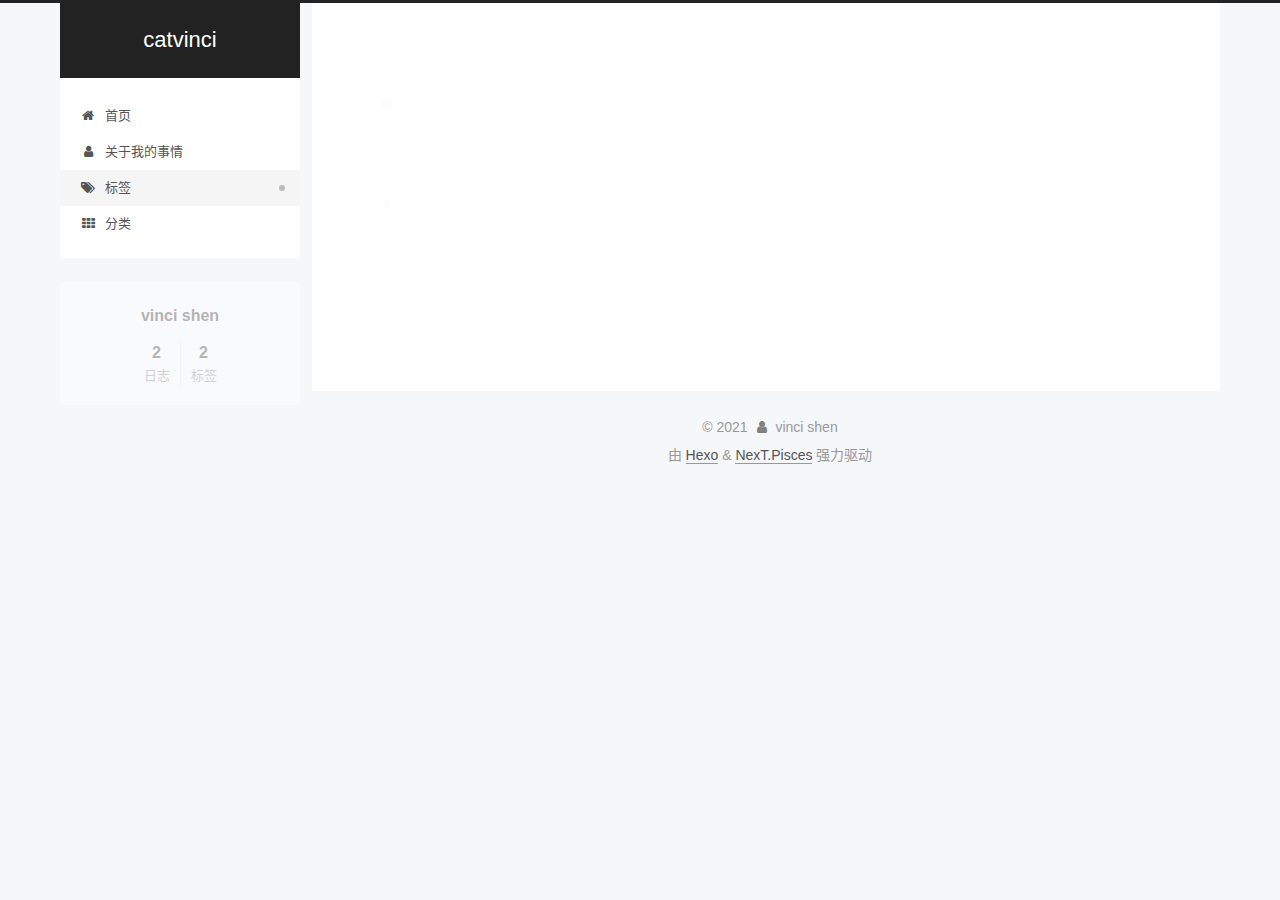
<file: tags/介绍/index.html>
<!DOCTYPE html>
<html lang="zh-CN">
<head>
  <meta charset="UTF-8">
<meta name="viewport" content="width=device-width, initial-scale=1, maximum-scale=2">
<meta name="theme-color" content="#222">
<meta name="generator" content="Hexo 5.3.0">
  <link rel="apple-touch-icon" sizes="180x180" href="/images/apple-touch-icon-next.png">
  <link rel="icon" type="image/png" sizes="32x32" href="/images/favicon-32x32-next.png">
  <link rel="icon" type="image/png" sizes="16x16" href="/images/favicon-16x16-next.png">
  <link rel="mask-icon" href="/images/logo.svg" color="#222">

<link rel="stylesheet" href="/css/main.css">


<link rel="stylesheet" href="/lib/font-awesome/css/font-awesome.min.css">

<script id="hexo-configurations">
    var NexT = window.NexT || {};
    var CONFIG = {"hostname":"example.com","root":"/","scheme":"Pisces","version":"7.8.0","exturl":false,"sidebar":{"position":"left","display":"post","padding":18,"offset":12,"onmobile":false},"copycode":{"enable":false,"show_result":false,"style":null},"back2top":{"enable":true,"sidebar":false,"scrollpercent":false},"bookmark":{"enable":false,"color":"#222","save":"auto"},"fancybox":false,"mediumzoom":false,"lazyload":false,"pangu":false,"comments":{"style":"tabs","active":null,"storage":true,"lazyload":false,"nav":null},"algolia":{"hits":{"per_page":10},"labels":{"input_placeholder":"Search for Posts","hits_empty":"We didn't find any results for the search: ${query}","hits_stats":"${hits} results found in ${time} ms"}},"localsearch":{"enable":false,"trigger":"auto","top_n_per_article":1,"unescape":false,"preload":false},"motion":{"enable":true,"async":false,"transition":{"post_block":"fadeIn","post_header":"slideDownIn","post_body":"slideDownIn","coll_header":"slideLeftIn","sidebar":"slideUpIn"}}};
  </script>

  <meta property="og:type" content="website">
<meta property="og:title" content="catvinci">
<meta property="og:url" content="http://example.com/tags/%E4%BB%8B%E7%BB%8D/index.html">
<meta property="og:site_name" content="catvinci">
<meta property="og:locale" content="zh_CN">
<meta property="article:author" content="vinci shen">
<meta name="twitter:card" content="summary">

<link rel="canonical" href="http://example.com/tags/%E4%BB%8B%E7%BB%8D/">


<script id="page-configurations">
  // https://hexo.io/docs/variables.html
  CONFIG.page = {
    sidebar: "",
    isHome : false,
    isPost : false,
    lang   : 'zh-CN'
  };
</script>

  <title>标签: 介绍 | catvinci</title>
  






  <noscript>
  <style>
  .use-motion .brand,
  .use-motion .menu-item,
  .sidebar-inner,
  .use-motion .post-block,
  .use-motion .pagination,
  .use-motion .comments,
  .use-motion .post-header,
  .use-motion .post-body,
  .use-motion .collection-header { opacity: initial; }

  .use-motion .site-title,
  .use-motion .site-subtitle {
    opacity: initial;
    top: initial;
  }

  .use-motion .logo-line-before i { left: initial; }
  .use-motion .logo-line-after i { right: initial; }
  </style>
</noscript>

</head>

<body itemscope itemtype="http://schema.org/WebPage">
  <div class="container use-motion">
    <div class="headband"></div>

    <header class="header" itemscope itemtype="http://schema.org/WPHeader">
      <div class="header-inner"><div class="site-brand-container">
  <div class="site-nav-toggle">
    <div class="toggle" aria-label="切换导航栏">
      <span class="toggle-line toggle-line-first"></span>
      <span class="toggle-line toggle-line-middle"></span>
      <span class="toggle-line toggle-line-last"></span>
    </div>
  </div>

  <div class="site-meta">

    <a href="/" class="brand" rel="start">
      <span class="logo-line-before"><i></i></span>
      <h1 class="site-title">catvinci</h1>
      <span class="logo-line-after"><i></i></span>
    </a>
  </div>

  <div class="site-nav-right">
    <div class="toggle popup-trigger">
    </div>
  </div>
</div>




<nav class="site-nav">
  <ul id="menu" class="menu">
        <li class="menu-item menu-item-home">

    <a href="/" rel="section"><i class="fa fa-fw fa-home"></i>首页</a>

  </li>
        <li class="menu-item menu-item-about">

    <a href="/about/" rel="section"><i class="fa fa-fw fa-user"></i>关于我的事情</a>

  </li>
        <li class="menu-item menu-item-tags">

    <a href="/tags/" rel="section"><i class="fa fa-fw fa-tags"></i>标签</a>

  </li>
        <li class="menu-item menu-item-categories">

    <a href="/categories/" rel="section"><i class="fa fa-fw fa-th"></i>分类</a>

  </li>
  </ul>
</nav>




</div>
    </header>

    
  <div class="back-to-top">
    <i class="fa fa-arrow-up"></i>
    <span>0%</span>
  </div>


    <main class="main">
      <div class="main-inner">
        <div class="content-wrap">
          

          <div class="content tag">
            

  
  
  
  <div class="post-block">
    <div class="posts-collapse">
      <div class="collection-title">
        <h2 class="collection-header">介绍
          <small>标签</small>
        </h2>
      </div>

      
    <div class="collection-year">
      <span class="collection-header">2021</span>
    </div>

  <article itemscope itemtype="http://schema.org/Article">
    <header class="post-header">

      <div class="post-meta">
        <time itemprop="dateCreated"
              datetime="2021-01-24T11:17:03+08:00"
              content="2021-01-24">
          01-24
        </time>
      </div>

      <div class="post-title">
          <a class="post-title-link" href="/2021/01/24/index/" itemprop="url">
            <span itemprop="name">这里是喵芬奇</span>
          </a>
      </div>

    </header>
  </article>

    </div>
  </div>
  
  
  

  



          </div>
          

<script>
  window.addEventListener('tabs:register', () => {
    let { activeClass } = CONFIG.comments;
    if (CONFIG.comments.storage) {
      activeClass = localStorage.getItem('comments_active') || activeClass;
    }
    if (activeClass) {
      let activeTab = document.querySelector(`a[href="#comment-${activeClass}"]`);
      if (activeTab) {
        activeTab.click();
      }
    }
  });
  if (CONFIG.comments.storage) {
    window.addEventListener('tabs:click', event => {
      if (!event.target.matches('.tabs-comment .tab-content .tab-pane')) return;
      let commentClass = event.target.classList[1];
      localStorage.setItem('comments_active', commentClass);
    });
  }
</script>

        </div>
          
  
  <div class="toggle sidebar-toggle">
    <span class="toggle-line toggle-line-first"></span>
    <span class="toggle-line toggle-line-middle"></span>
    <span class="toggle-line toggle-line-last"></span>
  </div>

  <aside class="sidebar">
    <div class="sidebar-inner">

      <ul class="sidebar-nav motion-element">
        <li class="sidebar-nav-toc">
          文章目录
        </li>
        <li class="sidebar-nav-overview">
          站点概览
        </li>
      </ul>

      <!--noindex-->
      <div class="post-toc-wrap sidebar-panel">
      </div>
      <!--/noindex-->

      <div class="site-overview-wrap sidebar-panel">
        <div class="site-author motion-element" itemprop="author" itemscope itemtype="http://schema.org/Person">
  <p class="site-author-name" itemprop="name">vinci shen</p>
  <div class="site-description" itemprop="description"></div>
</div>
<div class="site-state-wrap motion-element">
  <nav class="site-state">
      <div class="site-state-item site-state-posts">
          <a href="/archives">
          <span class="site-state-item-count">2</span>
          <span class="site-state-item-name">日志</span>
        </a>
      </div>
      <div class="site-state-item site-state-tags">
        <span class="site-state-item-count">2</span>
        <span class="site-state-item-name">标签</span>
      </div>
  </nav>
</div>



      </div>

    </div>
  </aside>
  <div id="sidebar-dimmer"></div>


      </div>
    </main>

    <footer class="footer">
      <div class="footer-inner">
        

        

<div class="copyright">
  
  &copy; 
  <span itemprop="copyrightYear">2021</span>
  <span class="with-love">
    <i class="fa fa-user"></i>
  </span>
  <span class="author" itemprop="copyrightHolder">vinci shen</span>
</div>
  <div class="powered-by">由 <a href="https://hexo.io/" class="theme-link" rel="noopener" target="_blank">Hexo</a> & <a href="https://pisces.theme-next.org/" class="theme-link" rel="noopener" target="_blank">NexT.Pisces</a> 强力驱动
  </div>

        








      </div>
    </footer>
  </div>

  
  <script src="/lib/anime.min.js"></script>
  <script src="/lib/velocity/velocity.min.js"></script>
  <script src="/lib/velocity/velocity.ui.min.js"></script>

<script src="/js/utils.js"></script>

<script src="/js/motion.js"></script>


<script src="/js/schemes/pisces.js"></script>


<script src="/js/next-boot.js"></script>




  















  

  

</body>
</html>
</file>
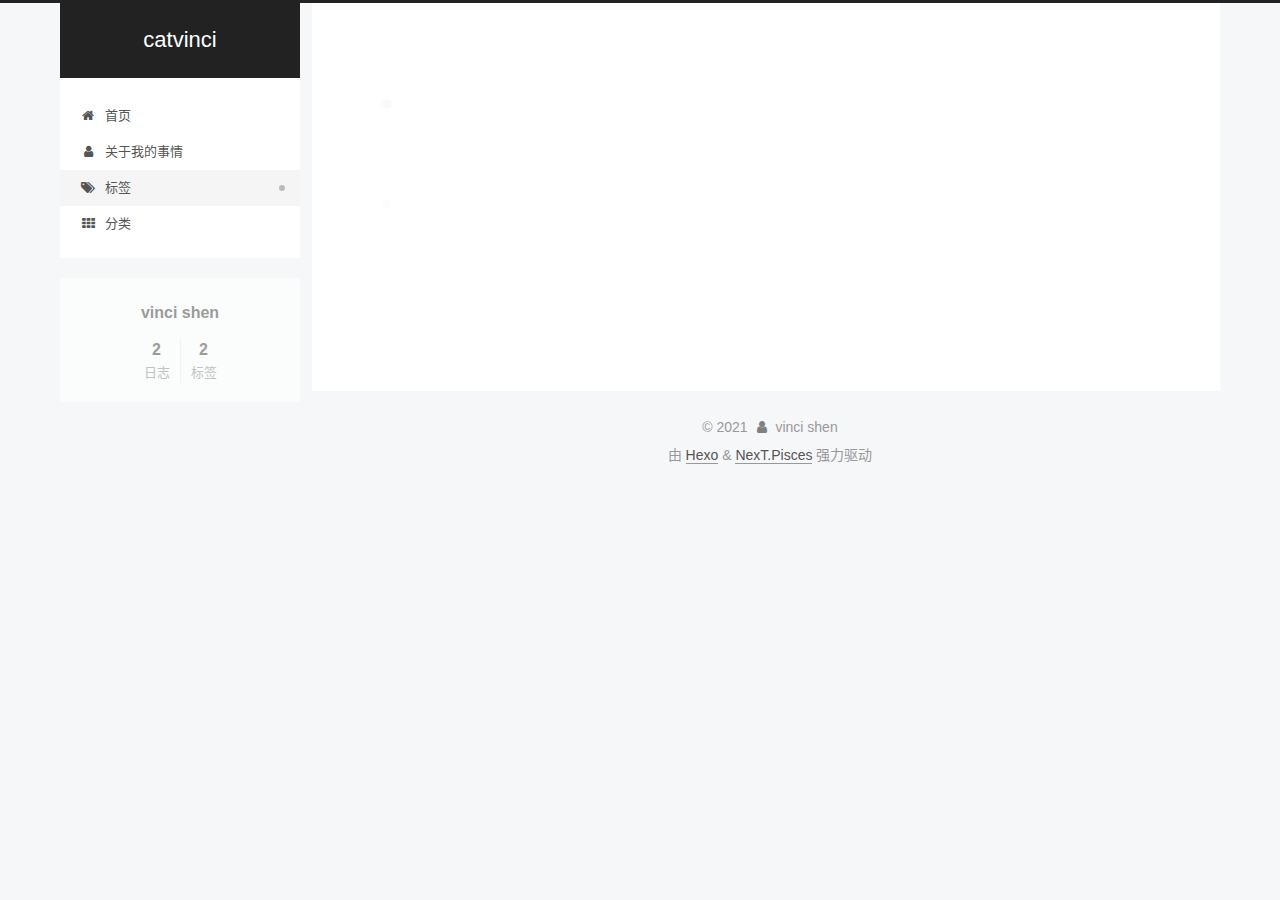
<file: tags/笔记/index.html>
<!DOCTYPE html>
<html lang="zh-CN">
<head>
  <meta charset="UTF-8">
<meta name="viewport" content="width=device-width, initial-scale=1, maximum-scale=2">
<meta name="theme-color" content="#222">
<meta name="generator" content="Hexo 5.3.0">
  <link rel="apple-touch-icon" sizes="180x180" href="/images/apple-touch-icon-next.png">
  <link rel="icon" type="image/png" sizes="32x32" href="/images/favicon-32x32-next.png">
  <link rel="icon" type="image/png" sizes="16x16" href="/images/favicon-16x16-next.png">
  <link rel="mask-icon" href="/images/logo.svg" color="#222">

<link rel="stylesheet" href="/css/main.css">


<link rel="stylesheet" href="/lib/font-awesome/css/font-awesome.min.css">

<script id="hexo-configurations">
    var NexT = window.NexT || {};
    var CONFIG = {"hostname":"example.com","root":"/","scheme":"Pisces","version":"7.8.0","exturl":false,"sidebar":{"position":"left","display":"post","padding":18,"offset":12,"onmobile":false},"copycode":{"enable":false,"show_result":false,"style":null},"back2top":{"enable":true,"sidebar":false,"scrollpercent":false},"bookmark":{"enable":false,"color":"#222","save":"auto"},"fancybox":false,"mediumzoom":false,"lazyload":false,"pangu":false,"comments":{"style":"tabs","active":null,"storage":true,"lazyload":false,"nav":null},"algolia":{"hits":{"per_page":10},"labels":{"input_placeholder":"Search for Posts","hits_empty":"We didn't find any results for the search: ${query}","hits_stats":"${hits} results found in ${time} ms"}},"localsearch":{"enable":false,"trigger":"auto","top_n_per_article":1,"unescape":false,"preload":false},"motion":{"enable":true,"async":false,"transition":{"post_block":"fadeIn","post_header":"slideDownIn","post_body":"slideDownIn","coll_header":"slideLeftIn","sidebar":"slideUpIn"}}};
  </script>

  <meta property="og:type" content="website">
<meta property="og:title" content="catvinci">
<meta property="og:url" content="http://example.com/tags/%E7%AC%94%E8%AE%B0/index.html">
<meta property="og:site_name" content="catvinci">
<meta property="og:locale" content="zh_CN">
<meta property="article:author" content="vinci shen">
<meta name="twitter:card" content="summary">

<link rel="canonical" href="http://example.com/tags/%E7%AC%94%E8%AE%B0/">


<script id="page-configurations">
  // https://hexo.io/docs/variables.html
  CONFIG.page = {
    sidebar: "",
    isHome : false,
    isPost : false,
    lang   : 'zh-CN'
  };
</script>

  <title>标签: 笔记 | catvinci</title>
  






  <noscript>
  <style>
  .use-motion .brand,
  .use-motion .menu-item,
  .sidebar-inner,
  .use-motion .post-block,
  .use-motion .pagination,
  .use-motion .comments,
  .use-motion .post-header,
  .use-motion .post-body,
  .use-motion .collection-header { opacity: initial; }

  .use-motion .site-title,
  .use-motion .site-subtitle {
    opacity: initial;
    top: initial;
  }

  .use-motion .logo-line-before i { left: initial; }
  .use-motion .logo-line-after i { right: initial; }
  </style>
</noscript>

</head>

<body itemscope itemtype="http://schema.org/WebPage">
  <div class="container use-motion">
    <div class="headband"></div>

    <header class="header" itemscope itemtype="http://schema.org/WPHeader">
      <div class="header-inner"><div class="site-brand-container">
  <div class="site-nav-toggle">
    <div class="toggle" aria-label="切换导航栏">
      <span class="toggle-line toggle-line-first"></span>
      <span class="toggle-line toggle-line-middle"></span>
      <span class="toggle-line toggle-line-last"></span>
    </div>
  </div>

  <div class="site-meta">

    <a href="/" class="brand" rel="start">
      <span class="logo-line-before"><i></i></span>
      <h1 class="site-title">catvinci</h1>
      <span class="logo-line-after"><i></i></span>
    </a>
  </div>

  <div class="site-nav-right">
    <div class="toggle popup-trigger">
    </div>
  </div>
</div>




<nav class="site-nav">
  <ul id="menu" class="menu">
        <li class="menu-item menu-item-home">

    <a href="/" rel="section"><i class="fa fa-fw fa-home"></i>首页</a>

  </li>
        <li class="menu-item menu-item-about">

    <a href="/about/" rel="section"><i class="fa fa-fw fa-user"></i>关于我的事情</a>

  </li>
        <li class="menu-item menu-item-tags">

    <a href="/tags/" rel="section"><i class="fa fa-fw fa-tags"></i>标签</a>

  </li>
        <li class="menu-item menu-item-categories">

    <a href="/categories/" rel="section"><i class="fa fa-fw fa-th"></i>分类</a>

  </li>
  </ul>
</nav>




</div>
    </header>

    
  <div class="back-to-top">
    <i class="fa fa-arrow-up"></i>
    <span>0%</span>
  </div>


    <main class="main">
      <div class="main-inner">
        <div class="content-wrap">
          

          <div class="content tag">
            

  
  
  
  <div class="post-block">
    <div class="posts-collapse">
      <div class="collection-title">
        <h2 class="collection-header">笔记
          <small>标签</small>
        </h2>
      </div>

      
    <div class="collection-year">
      <span class="collection-header">2021</span>
    </div>

  <article itemscope itemtype="http://schema.org/Article">
    <header class="post-header">

      <div class="post-meta">
        <time itemprop="dateCreated"
              datetime="2021-01-25T12:00:00+08:00"
              content="2021-01-25">
          01-25
        </time>
      </div>

      <div class="post-title">
          <a class="post-title-link" href="/2021/01/25/markdown/" itemprop="url">
            <span itemprop="name">Markdown简明笔记</span>
          </a>
      </div>

    </header>
  </article>

    </div>
  </div>
  
  
  

  



          </div>
          

<script>
  window.addEventListener('tabs:register', () => {
    let { activeClass } = CONFIG.comments;
    if (CONFIG.comments.storage) {
      activeClass = localStorage.getItem('comments_active') || activeClass;
    }
    if (activeClass) {
      let activeTab = document.querySelector(`a[href="#comment-${activeClass}"]`);
      if (activeTab) {
        activeTab.click();
      }
    }
  });
  if (CONFIG.comments.storage) {
    window.addEventListener('tabs:click', event => {
      if (!event.target.matches('.tabs-comment .tab-content .tab-pane')) return;
      let commentClass = event.target.classList[1];
      localStorage.setItem('comments_active', commentClass);
    });
  }
</script>

        </div>
          
  
  <div class="toggle sidebar-toggle">
    <span class="toggle-line toggle-line-first"></span>
    <span class="toggle-line toggle-line-middle"></span>
    <span class="toggle-line toggle-line-last"></span>
  </div>

  <aside class="sidebar">
    <div class="sidebar-inner">

      <ul class="sidebar-nav motion-element">
        <li class="sidebar-nav-toc">
          文章目录
        </li>
        <li class="sidebar-nav-overview">
          站点概览
        </li>
      </ul>

      <!--noindex-->
      <div class="post-toc-wrap sidebar-panel">
      </div>
      <!--/noindex-->

      <div class="site-overview-wrap sidebar-panel">
        <div class="site-author motion-element" itemprop="author" itemscope itemtype="http://schema.org/Person">
  <p class="site-author-name" itemprop="name">vinci shen</p>
  <div class="site-description" itemprop="description"></div>
</div>
<div class="site-state-wrap motion-element">
  <nav class="site-state">
      <div class="site-state-item site-state-posts">
          <a href="/archives">
          <span class="site-state-item-count">2</span>
          <span class="site-state-item-name">日志</span>
        </a>
      </div>
      <div class="site-state-item site-state-tags">
        <span class="site-state-item-count">2</span>
        <span class="site-state-item-name">标签</span>
      </div>
  </nav>
</div>



      </div>

    </div>
  </aside>
  <div id="sidebar-dimmer"></div>


      </div>
    </main>

    <footer class="footer">
      <div class="footer-inner">
        

        

<div class="copyright">
  
  &copy; 
  <span itemprop="copyrightYear">2021</span>
  <span class="with-love">
    <i class="fa fa-user"></i>
  </span>
  <span class="author" itemprop="copyrightHolder">vinci shen</span>
</div>
  <div class="powered-by">由 <a href="https://hexo.io/" class="theme-link" rel="noopener" target="_blank">Hexo</a> & <a href="https://pisces.theme-next.org/" class="theme-link" rel="noopener" target="_blank">NexT.Pisces</a> 强力驱动
  </div>

        








      </div>
    </footer>
  </div>

  
  <script src="/lib/anime.min.js"></script>
  <script src="/lib/velocity/velocity.min.js"></script>
  <script src="/lib/velocity/velocity.ui.min.js"></script>

<script src="/js/utils.js"></script>

<script src="/js/motion.js"></script>


<script src="/js/schemes/pisces.js"></script>


<script src="/js/next-boot.js"></script>




  















  

  

</body>
</html>
</file>
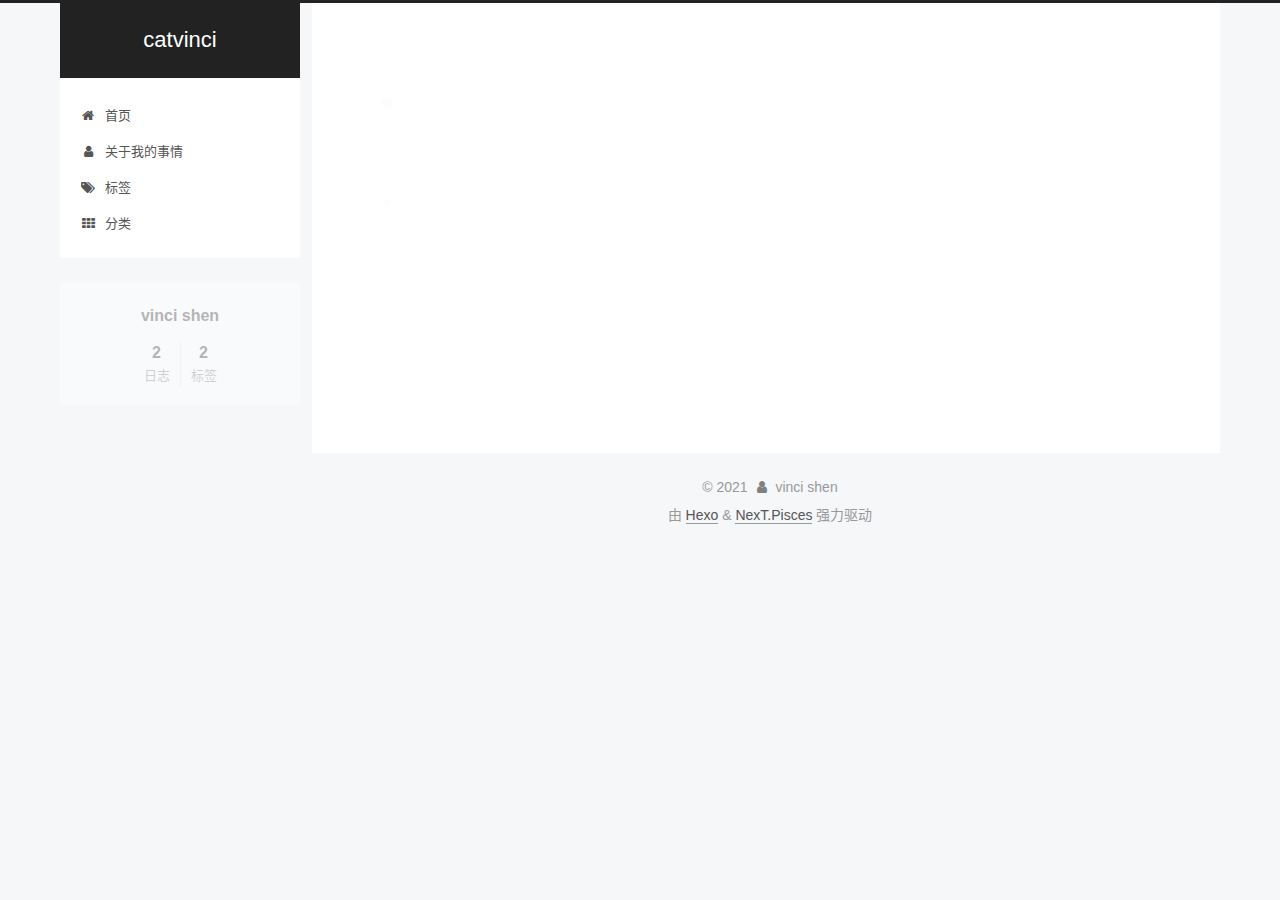
<file: archives/2021/01/index.html>
<!DOCTYPE html>
<html lang="zh-CN">
<head>
  <meta charset="UTF-8">
<meta name="viewport" content="width=device-width, initial-scale=1, maximum-scale=2">
<meta name="theme-color" content="#222">
<meta name="generator" content="Hexo 5.3.0">
  <link rel="apple-touch-icon" sizes="180x180" href="/images/apple-touch-icon-next.png">
  <link rel="icon" type="image/png" sizes="32x32" href="/images/favicon-32x32-next.png">
  <link rel="icon" type="image/png" sizes="16x16" href="/images/favicon-16x16-next.png">
  <link rel="mask-icon" href="/images/logo.svg" color="#222">

<link rel="stylesheet" href="/css/main.css">


<link rel="stylesheet" href="/lib/font-awesome/css/font-awesome.min.css">

<script id="hexo-configurations">
    var NexT = window.NexT || {};
    var CONFIG = {"hostname":"example.com","root":"/","scheme":"Pisces","version":"7.8.0","exturl":false,"sidebar":{"position":"left","display":"post","padding":18,"offset":12,"onmobile":false},"copycode":{"enable":false,"show_result":false,"style":null},"back2top":{"enable":true,"sidebar":false,"scrollpercent":false},"bookmark":{"enable":false,"color":"#222","save":"auto"},"fancybox":false,"mediumzoom":false,"lazyload":false,"pangu":false,"comments":{"style":"tabs","active":null,"storage":true,"lazyload":false,"nav":null},"algolia":{"hits":{"per_page":10},"labels":{"input_placeholder":"Search for Posts","hits_empty":"We didn't find any results for the search: ${query}","hits_stats":"${hits} results found in ${time} ms"}},"localsearch":{"enable":false,"trigger":"auto","top_n_per_article":1,"unescape":false,"preload":false},"motion":{"enable":true,"async":false,"transition":{"post_block":"fadeIn","post_header":"slideDownIn","post_body":"slideDownIn","coll_header":"slideLeftIn","sidebar":"slideUpIn"}}};
  </script>

  <meta property="og:type" content="website">
<meta property="og:title" content="catvinci">
<meta property="og:url" content="http://example.com/archives/2021/01/index.html">
<meta property="og:site_name" content="catvinci">
<meta property="og:locale" content="zh_CN">
<meta property="article:author" content="vinci shen">
<meta name="twitter:card" content="summary">

<link rel="canonical" href="http://example.com/archives/2021/01/">


<script id="page-configurations">
  // https://hexo.io/docs/variables.html
  CONFIG.page = {
    sidebar: "",
    isHome : false,
    isPost : false,
    lang   : 'zh-CN'
  };
</script>

  <title>归档 | catvinci</title>
  






  <noscript>
  <style>
  .use-motion .brand,
  .use-motion .menu-item,
  .sidebar-inner,
  .use-motion .post-block,
  .use-motion .pagination,
  .use-motion .comments,
  .use-motion .post-header,
  .use-motion .post-body,
  .use-motion .collection-header { opacity: initial; }

  .use-motion .site-title,
  .use-motion .site-subtitle {
    opacity: initial;
    top: initial;
  }

  .use-motion .logo-line-before i { left: initial; }
  .use-motion .logo-line-after i { right: initial; }
  </style>
</noscript>

</head>

<body itemscope itemtype="http://schema.org/WebPage">
  <div class="container use-motion">
    <div class="headband"></div>

    <header class="header" itemscope itemtype="http://schema.org/WPHeader">
      <div class="header-inner"><div class="site-brand-container">
  <div class="site-nav-toggle">
    <div class="toggle" aria-label="切换导航栏">
      <span class="toggle-line toggle-line-first"></span>
      <span class="toggle-line toggle-line-middle"></span>
      <span class="toggle-line toggle-line-last"></span>
    </div>
  </div>

  <div class="site-meta">

    <a href="/" class="brand" rel="start">
      <span class="logo-line-before"><i></i></span>
      <h1 class="site-title">catvinci</h1>
      <span class="logo-line-after"><i></i></span>
    </a>
  </div>

  <div class="site-nav-right">
    <div class="toggle popup-trigger">
    </div>
  </div>
</div>




<nav class="site-nav">
  <ul id="menu" class="menu">
        <li class="menu-item menu-item-home">

    <a href="/" rel="section"><i class="fa fa-fw fa-home"></i>首页</a>

  </li>
        <li class="menu-item menu-item-about">

    <a href="/about/" rel="section"><i class="fa fa-fw fa-user"></i>关于我的事情</a>

  </li>
        <li class="menu-item menu-item-tags">

    <a href="/tags/" rel="section"><i class="fa fa-fw fa-tags"></i>标签</a>

  </li>
        <li class="menu-item menu-item-categories">

    <a href="/categories/" rel="section"><i class="fa fa-fw fa-th"></i>分类</a>

  </li>
  </ul>
</nav>




</div>
    </header>

    
  <div class="back-to-top">
    <i class="fa fa-arrow-up"></i>
    <span>0%</span>
  </div>


    <main class="main">
      <div class="main-inner">
        <div class="content-wrap">
          

          <div class="content archive">
            

  
  
  
  <div class="post-block">
    <div class="posts-collapse">
      <div class="collection-title">
        <span class="collection-header">嗯..! 目前共计 2 篇日志。 继续努力。</span>
      </div>

      
    <div class="collection-year">
      <span class="collection-header">2021</span>
    </div>

  <article itemscope itemtype="http://schema.org/Article">
    <header class="post-header">

      <div class="post-meta">
        <time itemprop="dateCreated"
              datetime="2021-01-25T12:00:00+08:00"
              content="2021-01-25">
          01-25
        </time>
      </div>

      <div class="post-title">
          <a class="post-title-link" href="/2021/01/25/markdown/" itemprop="url">
            <span itemprop="name">Markdown简明笔记</span>
          </a>
      </div>

    </header>
  </article>

  <article itemscope itemtype="http://schema.org/Article">
    <header class="post-header">

      <div class="post-meta">
        <time itemprop="dateCreated"
              datetime="2021-01-24T11:17:03+08:00"
              content="2021-01-24">
          01-24
        </time>
      </div>

      <div class="post-title">
          <a class="post-title-link" href="/2021/01/24/index/" itemprop="url">
            <span itemprop="name">这里是喵芬奇</span>
          </a>
      </div>

    </header>
  </article>


    </div>
  </div>
  
  
  

  



          </div>
          

<script>
  window.addEventListener('tabs:register', () => {
    let { activeClass } = CONFIG.comments;
    if (CONFIG.comments.storage) {
      activeClass = localStorage.getItem('comments_active') || activeClass;
    }
    if (activeClass) {
      let activeTab = document.querySelector(`a[href="#comment-${activeClass}"]`);
      if (activeTab) {
        activeTab.click();
      }
    }
  });
  if (CONFIG.comments.storage) {
    window.addEventListener('tabs:click', event => {
      if (!event.target.matches('.tabs-comment .tab-content .tab-pane')) return;
      let commentClass = event.target.classList[1];
      localStorage.setItem('comments_active', commentClass);
    });
  }
</script>

        </div>
          
  
  <div class="toggle sidebar-toggle">
    <span class="toggle-line toggle-line-first"></span>
    <span class="toggle-line toggle-line-middle"></span>
    <span class="toggle-line toggle-line-last"></span>
  </div>

  <aside class="sidebar">
    <div class="sidebar-inner">

      <ul class="sidebar-nav motion-element">
        <li class="sidebar-nav-toc">
          文章目录
        </li>
        <li class="sidebar-nav-overview">
          站点概览
        </li>
      </ul>

      <!--noindex-->
      <div class="post-toc-wrap sidebar-panel">
      </div>
      <!--/noindex-->

      <div class="site-overview-wrap sidebar-panel">
        <div class="site-author motion-element" itemprop="author" itemscope itemtype="http://schema.org/Person">
  <p class="site-author-name" itemprop="name">vinci shen</p>
  <div class="site-description" itemprop="description"></div>
</div>
<div class="site-state-wrap motion-element">
  <nav class="site-state">
      <div class="site-state-item site-state-posts">
          <a href="/archives">
          <span class="site-state-item-count">2</span>
          <span class="site-state-item-name">日志</span>
        </a>
      </div>
      <div class="site-state-item site-state-tags">
        <span class="site-state-item-count">2</span>
        <span class="site-state-item-name">标签</span>
      </div>
  </nav>
</div>



      </div>

    </div>
  </aside>
  <div id="sidebar-dimmer"></div>


      </div>
    </main>

    <footer class="footer">
      <div class="footer-inner">
        

        

<div class="copyright">
  
  &copy; 
  <span itemprop="copyrightYear">2021</span>
  <span class="with-love">
    <i class="fa fa-user"></i>
  </span>
  <span class="author" itemprop="copyrightHolder">vinci shen</span>
</div>
  <div class="powered-by">由 <a href="https://hexo.io/" class="theme-link" rel="noopener" target="_blank">Hexo</a> & <a href="https://pisces.theme-next.org/" class="theme-link" rel="noopener" target="_blank">NexT.Pisces</a> 强力驱动
  </div>

        








      </div>
    </footer>
  </div>

  
  <script src="/lib/anime.min.js"></script>
  <script src="/lib/velocity/velocity.min.js"></script>
  <script src="/lib/velocity/velocity.ui.min.js"></script>

<script src="/js/utils.js"></script>

<script src="/js/motion.js"></script>


<script src="/js/schemes/pisces.js"></script>


<script src="/js/next-boot.js"></script>




  















  

  

</body>
</html>
</file>
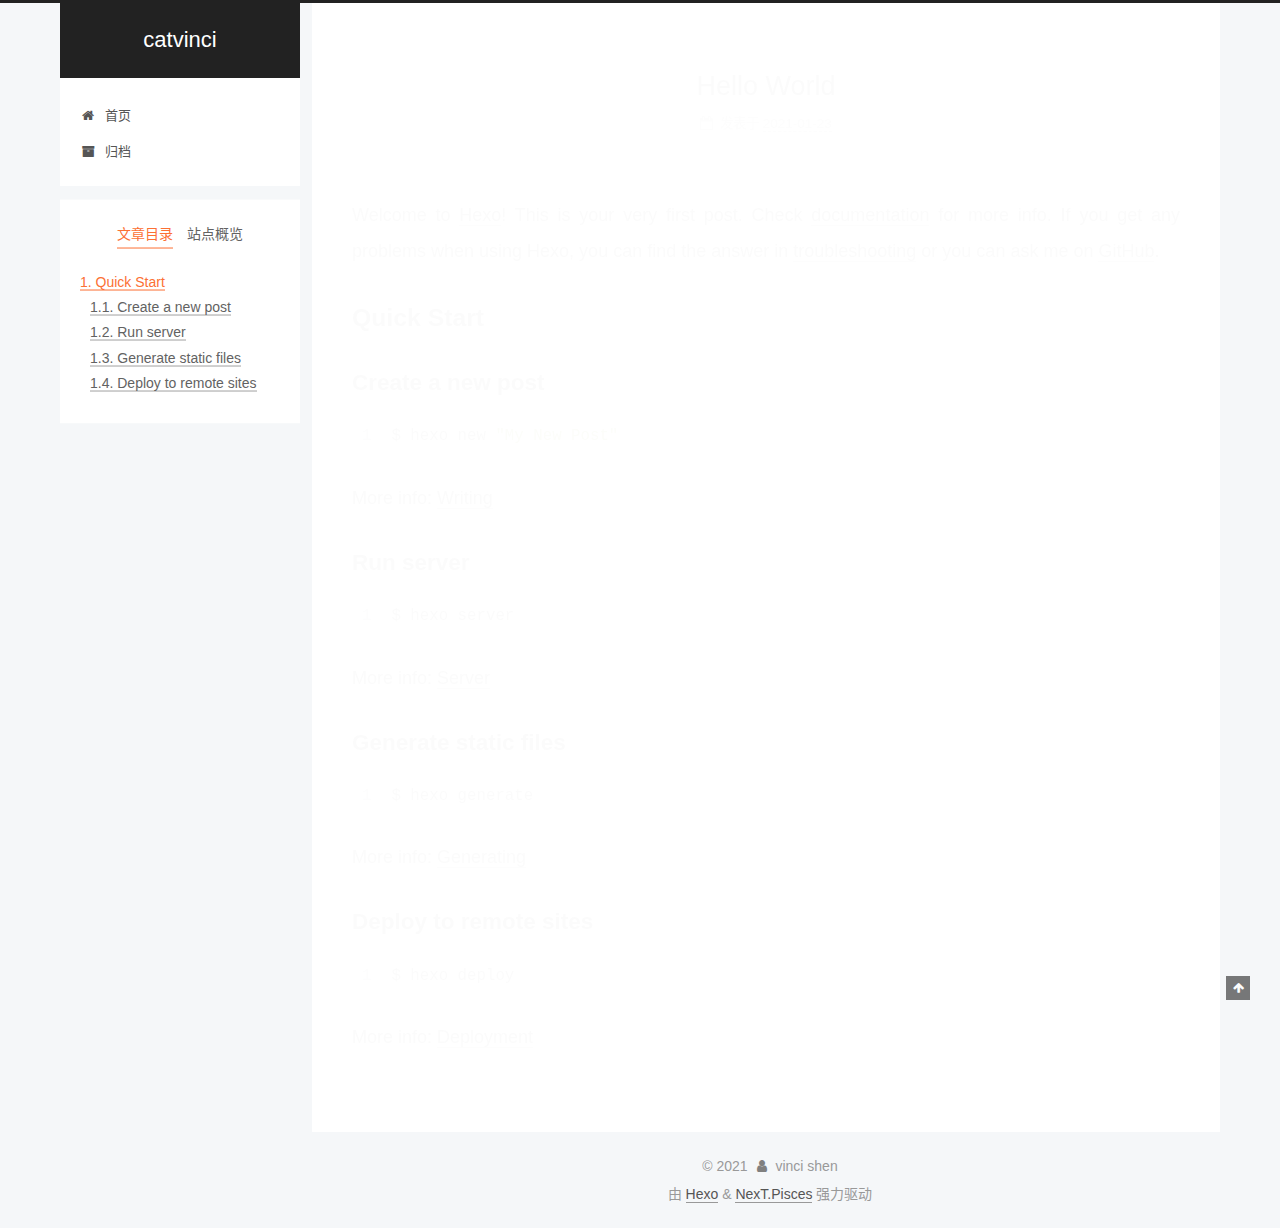
<file: 2021/01/23/hello-world/index.html>
<!DOCTYPE html>
<html lang="zh-CN">
<head>
  <meta charset="UTF-8">
<meta name="viewport" content="width=device-width, initial-scale=1, maximum-scale=2">
<meta name="theme-color" content="#222">
<meta name="generator" content="Hexo 5.3.0">
  <link rel="apple-touch-icon" sizes="180x180" href="/images/apple-touch-icon-next.png">
  <link rel="icon" type="image/png" sizes="32x32" href="/images/favicon-32x32-next.png">
  <link rel="icon" type="image/png" sizes="16x16" href="/images/favicon-16x16-next.png">
  <link rel="mask-icon" href="/images/logo.svg" color="#222">

<link rel="stylesheet" href="/css/main.css">


<link rel="stylesheet" href="/lib/font-awesome/css/font-awesome.min.css">

<script id="hexo-configurations">
    var NexT = window.NexT || {};
    var CONFIG = {"hostname":"example.com","root":"/","scheme":"Pisces","version":"7.8.0","exturl":false,"sidebar":{"position":"left","display":"post","padding":18,"offset":12,"onmobile":false},"copycode":{"enable":false,"show_result":false,"style":null},"back2top":{"enable":true,"sidebar":false,"scrollpercent":false},"bookmark":{"enable":false,"color":"#222","save":"auto"},"fancybox":false,"mediumzoom":false,"lazyload":false,"pangu":false,"comments":{"style":"tabs","active":null,"storage":true,"lazyload":false,"nav":null},"algolia":{"hits":{"per_page":10},"labels":{"input_placeholder":"Search for Posts","hits_empty":"We didn't find any results for the search: ${query}","hits_stats":"${hits} results found in ${time} ms"}},"localsearch":{"enable":false,"trigger":"auto","top_n_per_article":1,"unescape":false,"preload":false},"motion":{"enable":true,"async":false,"transition":{"post_block":"fadeIn","post_header":"slideDownIn","post_body":"slideDownIn","coll_header":"slideLeftIn","sidebar":"slideUpIn"}}};
  </script>

  <meta name="description" content="Welcome to Hexo! This is your very first post. Check documentation for more info. If you get any problems when using Hexo, you can find the answer in troubleshooting or you can ask me on GitHub. Quick">
<meta property="og:type" content="article">
<meta property="og:title" content="Hello World">
<meta property="og:url" content="http://example.com/2021/01/23/hello-world/index.html">
<meta property="og:site_name" content="catvinci">
<meta property="og:description" content="Welcome to Hexo! This is your very first post. Check documentation for more info. If you get any problems when using Hexo, you can find the answer in troubleshooting or you can ask me on GitHub. Quick">
<meta property="og:locale" content="zh_CN">
<meta property="article:published_time" content="2021-01-23T13:53:11.204Z">
<meta property="article:modified_time" content="2021-01-23T13:53:11.204Z">
<meta property="article:author" content="vinci shen">
<meta name="twitter:card" content="summary">

<link rel="canonical" href="http://example.com/2021/01/23/hello-world/">


<script id="page-configurations">
  // https://hexo.io/docs/variables.html
  CONFIG.page = {
    sidebar: "",
    isHome : false,
    isPost : true,
    lang   : 'zh-CN'
  };
</script>

  <title>Hello World | catvinci</title>
  






  <noscript>
  <style>
  .use-motion .brand,
  .use-motion .menu-item,
  .sidebar-inner,
  .use-motion .post-block,
  .use-motion .pagination,
  .use-motion .comments,
  .use-motion .post-header,
  .use-motion .post-body,
  .use-motion .collection-header { opacity: initial; }

  .use-motion .site-title,
  .use-motion .site-subtitle {
    opacity: initial;
    top: initial;
  }

  .use-motion .logo-line-before i { left: initial; }
  .use-motion .logo-line-after i { right: initial; }
  </style>
</noscript>

</head>

<body itemscope itemtype="http://schema.org/WebPage">
  <div class="container use-motion">
    <div class="headband"></div>

    <header class="header" itemscope itemtype="http://schema.org/WPHeader">
      <div class="header-inner"><div class="site-brand-container">
  <div class="site-nav-toggle">
    <div class="toggle" aria-label="切换导航栏">
      <span class="toggle-line toggle-line-first"></span>
      <span class="toggle-line toggle-line-middle"></span>
      <span class="toggle-line toggle-line-last"></span>
    </div>
  </div>

  <div class="site-meta">

    <a href="/" class="brand" rel="start">
      <span class="logo-line-before"><i></i></span>
      <h1 class="site-title">catvinci</h1>
      <span class="logo-line-after"><i></i></span>
    </a>
  </div>

  <div class="site-nav-right">
    <div class="toggle popup-trigger">
    </div>
  </div>
</div>




<nav class="site-nav">
  <ul id="menu" class="menu">
        <li class="menu-item menu-item-home">

    <a href="/" rel="section"><i class="fa fa-fw fa-home"></i>首页</a>

  </li>
        <li class="menu-item menu-item-archives">

    <a href="/archives/" rel="section"><i class="fa fa-fw fa-archive"></i>归档</a>

  </li>
  </ul>
</nav>




</div>
    </header>

    
  <div class="back-to-top">
    <i class="fa fa-arrow-up"></i>
    <span>0%</span>
  </div>


    <main class="main">
      <div class="main-inner">
        <div class="content-wrap">
          

          <div class="content post posts-expand">
            

    
  
  
  <article itemscope itemtype="http://schema.org/Article" class="post-block" lang="zh-CN">
    <link itemprop="mainEntityOfPage" href="http://example.com/2021/01/23/hello-world/">

    <span hidden itemprop="author" itemscope itemtype="http://schema.org/Person">
      <meta itemprop="image" content="/images/avatar.gif">
      <meta itemprop="name" content="vinci shen">
      <meta itemprop="description" content="">
    </span>

    <span hidden itemprop="publisher" itemscope itemtype="http://schema.org/Organization">
      <meta itemprop="name" content="catvinci">
    </span>
      <header class="post-header">
        <h1 class="post-title" itemprop="name headline">
          Hello World
        </h1>

        <div class="post-meta">
            <span class="post-meta-item">
              <span class="post-meta-item-icon">
                <i class="fa fa-calendar-o"></i>
              </span>
              <span class="post-meta-item-text">发表于</span>

              <time title="创建时间：2021-01-23 21:53:11" itemprop="dateCreated datePublished" datetime="2021-01-23T21:53:11+08:00">2021-01-23</time>
            </span>

          

        </div>
      </header>

    
    
    
    <div class="post-body" itemprop="articleBody">

      
        <p>Welcome to <a target="_blank" rel="noopener" href="https://hexo.io/">Hexo</a>! This is your very first post. Check <a target="_blank" rel="noopener" href="https://hexo.io/docs/">documentation</a> for more info. If you get any problems when using Hexo, you can find the answer in <a target="_blank" rel="noopener" href="https://hexo.io/docs/troubleshooting.html">troubleshooting</a> or you can ask me on <a target="_blank" rel="noopener" href="https://github.com/hexojs/hexo/issues">GitHub</a>.</p>
<h2 id="Quick-Start"><a href="#Quick-Start" class="headerlink" title="Quick Start"></a>Quick Start</h2><h3 id="Create-a-new-post"><a href="#Create-a-new-post" class="headerlink" title="Create a new post"></a>Create a new post</h3><figure class="highlight bash"><table><tr><td class="gutter"><pre><span class="line">1</span><br></pre></td><td class="code"><pre><span class="line">$ hexo new <span class="string">&quot;My New Post&quot;</span></span><br></pre></td></tr></table></figure>
<p>More info: <a target="_blank" rel="noopener" href="https://hexo.io/docs/writing.html">Writing</a></p>
<h3 id="Run-server"><a href="#Run-server" class="headerlink" title="Run server"></a>Run server</h3><figure class="highlight bash"><table><tr><td class="gutter"><pre><span class="line">1</span><br></pre></td><td class="code"><pre><span class="line">$ hexo server</span><br></pre></td></tr></table></figure>
<p>More info: <a target="_blank" rel="noopener" href="https://hexo.io/docs/server.html">Server</a></p>
<h3 id="Generate-static-files"><a href="#Generate-static-files" class="headerlink" title="Generate static files"></a>Generate static files</h3><figure class="highlight bash"><table><tr><td class="gutter"><pre><span class="line">1</span><br></pre></td><td class="code"><pre><span class="line">$ hexo generate</span><br></pre></td></tr></table></figure>
<p>More info: <a target="_blank" rel="noopener" href="https://hexo.io/docs/generating.html">Generating</a></p>
<h3 id="Deploy-to-remote-sites"><a href="#Deploy-to-remote-sites" class="headerlink" title="Deploy to remote sites"></a>Deploy to remote sites</h3><figure class="highlight bash"><table><tr><td class="gutter"><pre><span class="line">1</span><br></pre></td><td class="code"><pre><span class="line">$ hexo deploy</span><br></pre></td></tr></table></figure>
<p>More info: <a target="_blank" rel="noopener" href="https://hexo.io/docs/one-command-deployment.html">Deployment</a></p>

    </div>

    
    
    

      <footer class="post-footer">

        


        
      </footer>
    
  </article>
  
  
  



          </div>
          

<script>
  window.addEventListener('tabs:register', () => {
    let { activeClass } = CONFIG.comments;
    if (CONFIG.comments.storage) {
      activeClass = localStorage.getItem('comments_active') || activeClass;
    }
    if (activeClass) {
      let activeTab = document.querySelector(`a[href="#comment-${activeClass}"]`);
      if (activeTab) {
        activeTab.click();
      }
    }
  });
  if (CONFIG.comments.storage) {
    window.addEventListener('tabs:click', event => {
      if (!event.target.matches('.tabs-comment .tab-content .tab-pane')) return;
      let commentClass = event.target.classList[1];
      localStorage.setItem('comments_active', commentClass);
    });
  }
</script>

        </div>
          
  
  <div class="toggle sidebar-toggle">
    <span class="toggle-line toggle-line-first"></span>
    <span class="toggle-line toggle-line-middle"></span>
    <span class="toggle-line toggle-line-last"></span>
  </div>

  <aside class="sidebar">
    <div class="sidebar-inner">

      <ul class="sidebar-nav motion-element">
        <li class="sidebar-nav-toc">
          文章目录
        </li>
        <li class="sidebar-nav-overview">
          站点概览
        </li>
      </ul>

      <!--noindex-->
      <div class="post-toc-wrap sidebar-panel">
          <div class="post-toc motion-element"><ol class="nav"><li class="nav-item nav-level-2"><a class="nav-link" href="#Quick-Start"><span class="nav-number">1.</span> <span class="nav-text">Quick Start</span></a><ol class="nav-child"><li class="nav-item nav-level-3"><a class="nav-link" href="#Create-a-new-post"><span class="nav-number">1.1.</span> <span class="nav-text">Create a new post</span></a></li><li class="nav-item nav-level-3"><a class="nav-link" href="#Run-server"><span class="nav-number">1.2.</span> <span class="nav-text">Run server</span></a></li><li class="nav-item nav-level-3"><a class="nav-link" href="#Generate-static-files"><span class="nav-number">1.3.</span> <span class="nav-text">Generate static files</span></a></li><li class="nav-item nav-level-3"><a class="nav-link" href="#Deploy-to-remote-sites"><span class="nav-number">1.4.</span> <span class="nav-text">Deploy to remote sites</span></a></li></ol></li></ol></div>
      </div>
      <!--/noindex-->

      <div class="site-overview-wrap sidebar-panel">
        <div class="site-author motion-element" itemprop="author" itemscope itemtype="http://schema.org/Person">
  <p class="site-author-name" itemprop="name">vinci shen</p>
  <div class="site-description" itemprop="description"></div>
</div>
<div class="site-state-wrap motion-element">
  <nav class="site-state">
      <div class="site-state-item site-state-posts">
          <a href="/archives/">
        
          <span class="site-state-item-count">1</span>
          <span class="site-state-item-name">日志</span>
        </a>
      </div>
  </nav>
</div>



      </div>

    </div>
  </aside>
  <div id="sidebar-dimmer"></div>


      </div>
    </main>

    <footer class="footer">
      <div class="footer-inner">
        

        

<div class="copyright">
  
  &copy; 
  <span itemprop="copyrightYear">2021</span>
  <span class="with-love">
    <i class="fa fa-user"></i>
  </span>
  <span class="author" itemprop="copyrightHolder">vinci shen</span>
</div>
  <div class="powered-by">由 <a href="https://hexo.io/" class="theme-link" rel="noopener" target="_blank">Hexo</a> & <a href="https://pisces.theme-next.org/" class="theme-link" rel="noopener" target="_blank">NexT.Pisces</a> 强力驱动
  </div>

        








      </div>
    </footer>
  </div>

  
  <script src="/lib/anime.min.js"></script>
  <script src="/lib/velocity/velocity.min.js"></script>
  <script src="/lib/velocity/velocity.ui.min.js"></script>

<script src="/js/utils.js"></script>

<script src="/js/motion.js"></script>


<script src="/js/schemes/pisces.js"></script>


<script src="/js/next-boot.js"></script>




  















  

  

</body>
</html>
</file>
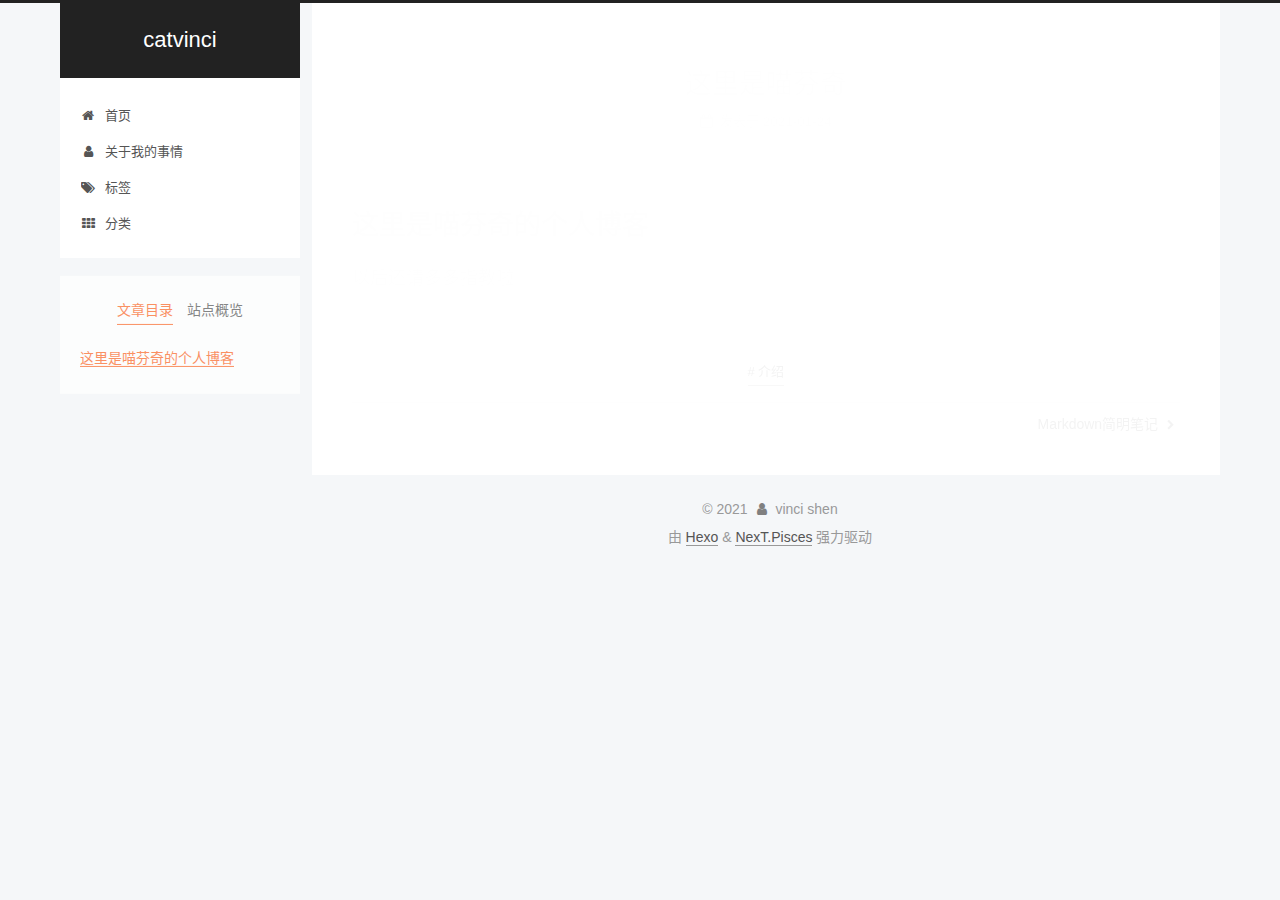
<file: 2021/01/24/index/index.html>
<!DOCTYPE html>
<html lang="zh-CN">
<head>
  <meta charset="UTF-8">
<meta name="viewport" content="width=device-width, initial-scale=1, maximum-scale=2">
<meta name="theme-color" content="#222">
<meta name="generator" content="Hexo 5.3.0">
  <link rel="apple-touch-icon" sizes="180x180" href="/images/apple-touch-icon-next.png">
  <link rel="icon" type="image/png" sizes="32x32" href="/images/favicon-32x32-next.png">
  <link rel="icon" type="image/png" sizes="16x16" href="/images/favicon-16x16-next.png">
  <link rel="mask-icon" href="/images/logo.svg" color="#222">

<link rel="stylesheet" href="/css/main.css">


<link rel="stylesheet" href="/lib/font-awesome/css/font-awesome.min.css">

<script id="hexo-configurations">
    var NexT = window.NexT || {};
    var CONFIG = {"hostname":"example.com","root":"/","scheme":"Pisces","version":"7.8.0","exturl":false,"sidebar":{"position":"left","display":"post","padding":18,"offset":12,"onmobile":false},"copycode":{"enable":false,"show_result":false,"style":null},"back2top":{"enable":true,"sidebar":false,"scrollpercent":false},"bookmark":{"enable":false,"color":"#222","save":"auto"},"fancybox":false,"mediumzoom":false,"lazyload":false,"pangu":false,"comments":{"style":"tabs","active":null,"storage":true,"lazyload":false,"nav":null},"algolia":{"hits":{"per_page":10},"labels":{"input_placeholder":"Search for Posts","hits_empty":"We didn't find any results for the search: ${query}","hits_stats":"${hits} results found in ${time} ms"}},"localsearch":{"enable":false,"trigger":"auto","top_n_per_article":1,"unescape":false,"preload":false},"motion":{"enable":true,"async":false,"transition":{"post_block":"fadeIn","post_header":"slideDownIn","post_body":"slideDownIn","coll_header":"slideLeftIn","sidebar":"slideUpIn"}}};
  </script>

  <meta name="description" content="这里是喵芬奇的个人博客以后还请多多指教啦">
<meta property="og:type" content="article">
<meta property="og:title" content="这里是喵芬奇">
<meta property="og:url" content="http://example.com/2021/01/24/index/index.html">
<meta property="og:site_name" content="catvinci">
<meta property="og:description" content="这里是喵芬奇的个人博客以后还请多多指教啦">
<meta property="og:locale" content="zh_CN">
<meta property="article:published_time" content="2021-01-24T03:17:03.000Z">
<meta property="article:modified_time" content="2021-01-24T07:29:15.223Z">
<meta property="article:author" content="vinci shen">
<meta property="article:tag" content="介绍">
<meta name="twitter:card" content="summary">

<link rel="canonical" href="http://example.com/2021/01/24/index/">


<script id="page-configurations">
  // https://hexo.io/docs/variables.html
  CONFIG.page = {
    sidebar: "",
    isHome : false,
    isPost : true,
    lang   : 'zh-CN'
  };
</script>

  <title>这里是喵芬奇 | catvinci</title>
  






  <noscript>
  <style>
  .use-motion .brand,
  .use-motion .menu-item,
  .sidebar-inner,
  .use-motion .post-block,
  .use-motion .pagination,
  .use-motion .comments,
  .use-motion .post-header,
  .use-motion .post-body,
  .use-motion .collection-header { opacity: initial; }

  .use-motion .site-title,
  .use-motion .site-subtitle {
    opacity: initial;
    top: initial;
  }

  .use-motion .logo-line-before i { left: initial; }
  .use-motion .logo-line-after i { right: initial; }
  </style>
</noscript>

</head>

<body itemscope itemtype="http://schema.org/WebPage">
  <div class="container use-motion">
    <div class="headband"></div>

    <header class="header" itemscope itemtype="http://schema.org/WPHeader">
      <div class="header-inner"><div class="site-brand-container">
  <div class="site-nav-toggle">
    <div class="toggle" aria-label="切换导航栏">
      <span class="toggle-line toggle-line-first"></span>
      <span class="toggle-line toggle-line-middle"></span>
      <span class="toggle-line toggle-line-last"></span>
    </div>
  </div>

  <div class="site-meta">

    <a href="/" class="brand" rel="start">
      <span class="logo-line-before"><i></i></span>
      <h1 class="site-title">catvinci</h1>
      <span class="logo-line-after"><i></i></span>
    </a>
  </div>

  <div class="site-nav-right">
    <div class="toggle popup-trigger">
    </div>
  </div>
</div>




<nav class="site-nav">
  <ul id="menu" class="menu">
        <li class="menu-item menu-item-home">

    <a href="/" rel="section"><i class="fa fa-fw fa-home"></i>首页</a>

  </li>
        <li class="menu-item menu-item-about">

    <a href="/about/" rel="section"><i class="fa fa-fw fa-user"></i>关于我的事情</a>

  </li>
        <li class="menu-item menu-item-tags">

    <a href="/tags/" rel="section"><i class="fa fa-fw fa-tags"></i>标签</a>

  </li>
        <li class="menu-item menu-item-categories">

    <a href="/categories/" rel="section"><i class="fa fa-fw fa-th"></i>分类</a>

  </li>
  </ul>
</nav>




</div>
    </header>

    
  <div class="back-to-top">
    <i class="fa fa-arrow-up"></i>
    <span>0%</span>
  </div>


    <main class="main">
      <div class="main-inner">
        <div class="content-wrap">
          

          <div class="content post posts-expand">
            

    
  
  
  <article itemscope itemtype="http://schema.org/Article" class="post-block" lang="zh-CN">
    <link itemprop="mainEntityOfPage" href="http://example.com/2021/01/24/index/">

    <span hidden itemprop="author" itemscope itemtype="http://schema.org/Person">
      <meta itemprop="image" content="/images/avatar.gif">
      <meta itemprop="name" content="vinci shen">
      <meta itemprop="description" content="">
    </span>

    <span hidden itemprop="publisher" itemscope itemtype="http://schema.org/Organization">
      <meta itemprop="name" content="catvinci">
    </span>
      <header class="post-header">
        <h1 class="post-title" itemprop="name headline">
          这里是喵芬奇
        </h1>

        <div class="post-meta">
            <span class="post-meta-item">
              <span class="post-meta-item-icon">
                <i class="fa fa-calendar-o"></i>
              </span>
              <span class="post-meta-item-text">发表于</span>
              

              <time title="创建时间：2021-01-24 11:17:03 / 修改时间：15:29:15" itemprop="dateCreated datePublished" datetime="2021-01-24T11:17:03+08:00">2021-01-24</time>
            </span>

          

        </div>
      </header>

    
    
    
    <div class="post-body" itemprop="articleBody">

      
        <h1 id="这里是喵芬奇的个人博客"><a href="#这里是喵芬奇的个人博客" class="headerlink" title="这里是喵芬奇的个人博客"></a>这里是喵芬奇的个人博客</h1><p>以后还请多多指教啦</p>

    </div>

    
    
    

      <footer class="post-footer">
          <div class="post-tags">
              <a href="/tags/%E4%BB%8B%E7%BB%8D/" rel="tag"># 介绍</a>
          </div>

        


        
    <div class="post-nav">
      <div class="post-nav-item"></div>
      <div class="post-nav-item">
    <a href="/2021/01/25/markdown/" rel="next" title="Markdown简明笔记">
      Markdown简明笔记 <i class="fa fa-chevron-right"></i>
    </a></div>
    </div>
      </footer>
    
  </article>
  
  
  



          </div>
          

<script>
  window.addEventListener('tabs:register', () => {
    let { activeClass } = CONFIG.comments;
    if (CONFIG.comments.storage) {
      activeClass = localStorage.getItem('comments_active') || activeClass;
    }
    if (activeClass) {
      let activeTab = document.querySelector(`a[href="#comment-${activeClass}"]`);
      if (activeTab) {
        activeTab.click();
      }
    }
  });
  if (CONFIG.comments.storage) {
    window.addEventListener('tabs:click', event => {
      if (!event.target.matches('.tabs-comment .tab-content .tab-pane')) return;
      let commentClass = event.target.classList[1];
      localStorage.setItem('comments_active', commentClass);
    });
  }
</script>

        </div>
          
  
  <div class="toggle sidebar-toggle">
    <span class="toggle-line toggle-line-first"></span>
    <span class="toggle-line toggle-line-middle"></span>
    <span class="toggle-line toggle-line-last"></span>
  </div>

  <aside class="sidebar">
    <div class="sidebar-inner">

      <ul class="sidebar-nav motion-element">
        <li class="sidebar-nav-toc">
          文章目录
        </li>
        <li class="sidebar-nav-overview">
          站点概览
        </li>
      </ul>

      <!--noindex-->
      <div class="post-toc-wrap sidebar-panel">
          <div class="post-toc motion-element"><ol class="nav"><li class="nav-item nav-level-1"><a class="nav-link" href="#%E8%BF%99%E9%87%8C%E6%98%AF%E5%96%B5%E8%8A%AC%E5%A5%87%E7%9A%84%E4%B8%AA%E4%BA%BA%E5%8D%9A%E5%AE%A2"><span class="nav-text">这里是喵芬奇的个人博客</span></a></li></ol></div>
      </div>
      <!--/noindex-->

      <div class="site-overview-wrap sidebar-panel">
        <div class="site-author motion-element" itemprop="author" itemscope itemtype="http://schema.org/Person">
  <p class="site-author-name" itemprop="name">vinci shen</p>
  <div class="site-description" itemprop="description"></div>
</div>
<div class="site-state-wrap motion-element">
  <nav class="site-state">
      <div class="site-state-item site-state-posts">
          <a href="/archives">
          <span class="site-state-item-count">2</span>
          <span class="site-state-item-name">日志</span>
        </a>
      </div>
      <div class="site-state-item site-state-tags">
        <span class="site-state-item-count">2</span>
        <span class="site-state-item-name">标签</span>
      </div>
  </nav>
</div>



      </div>

    </div>
  </aside>
  <div id="sidebar-dimmer"></div>


      </div>
    </main>

    <footer class="footer">
      <div class="footer-inner">
        

        

<div class="copyright">
  
  &copy; 
  <span itemprop="copyrightYear">2021</span>
  <span class="with-love">
    <i class="fa fa-user"></i>
  </span>
  <span class="author" itemprop="copyrightHolder">vinci shen</span>
</div>
  <div class="powered-by">由 <a href="https://hexo.io/" class="theme-link" rel="noopener" target="_blank">Hexo</a> & <a href="https://pisces.theme-next.org/" class="theme-link" rel="noopener" target="_blank">NexT.Pisces</a> 强力驱动
  </div>

        








      </div>
    </footer>
  </div>

  
  <script src="/lib/anime.min.js"></script>
  <script src="/lib/velocity/velocity.min.js"></script>
  <script src="/lib/velocity/velocity.ui.min.js"></script>

<script src="/js/utils.js"></script>

<script src="/js/motion.js"></script>


<script src="/js/schemes/pisces.js"></script>


<script src="/js/next-boot.js"></script>




  















  

  

</body>
</html>
</file>
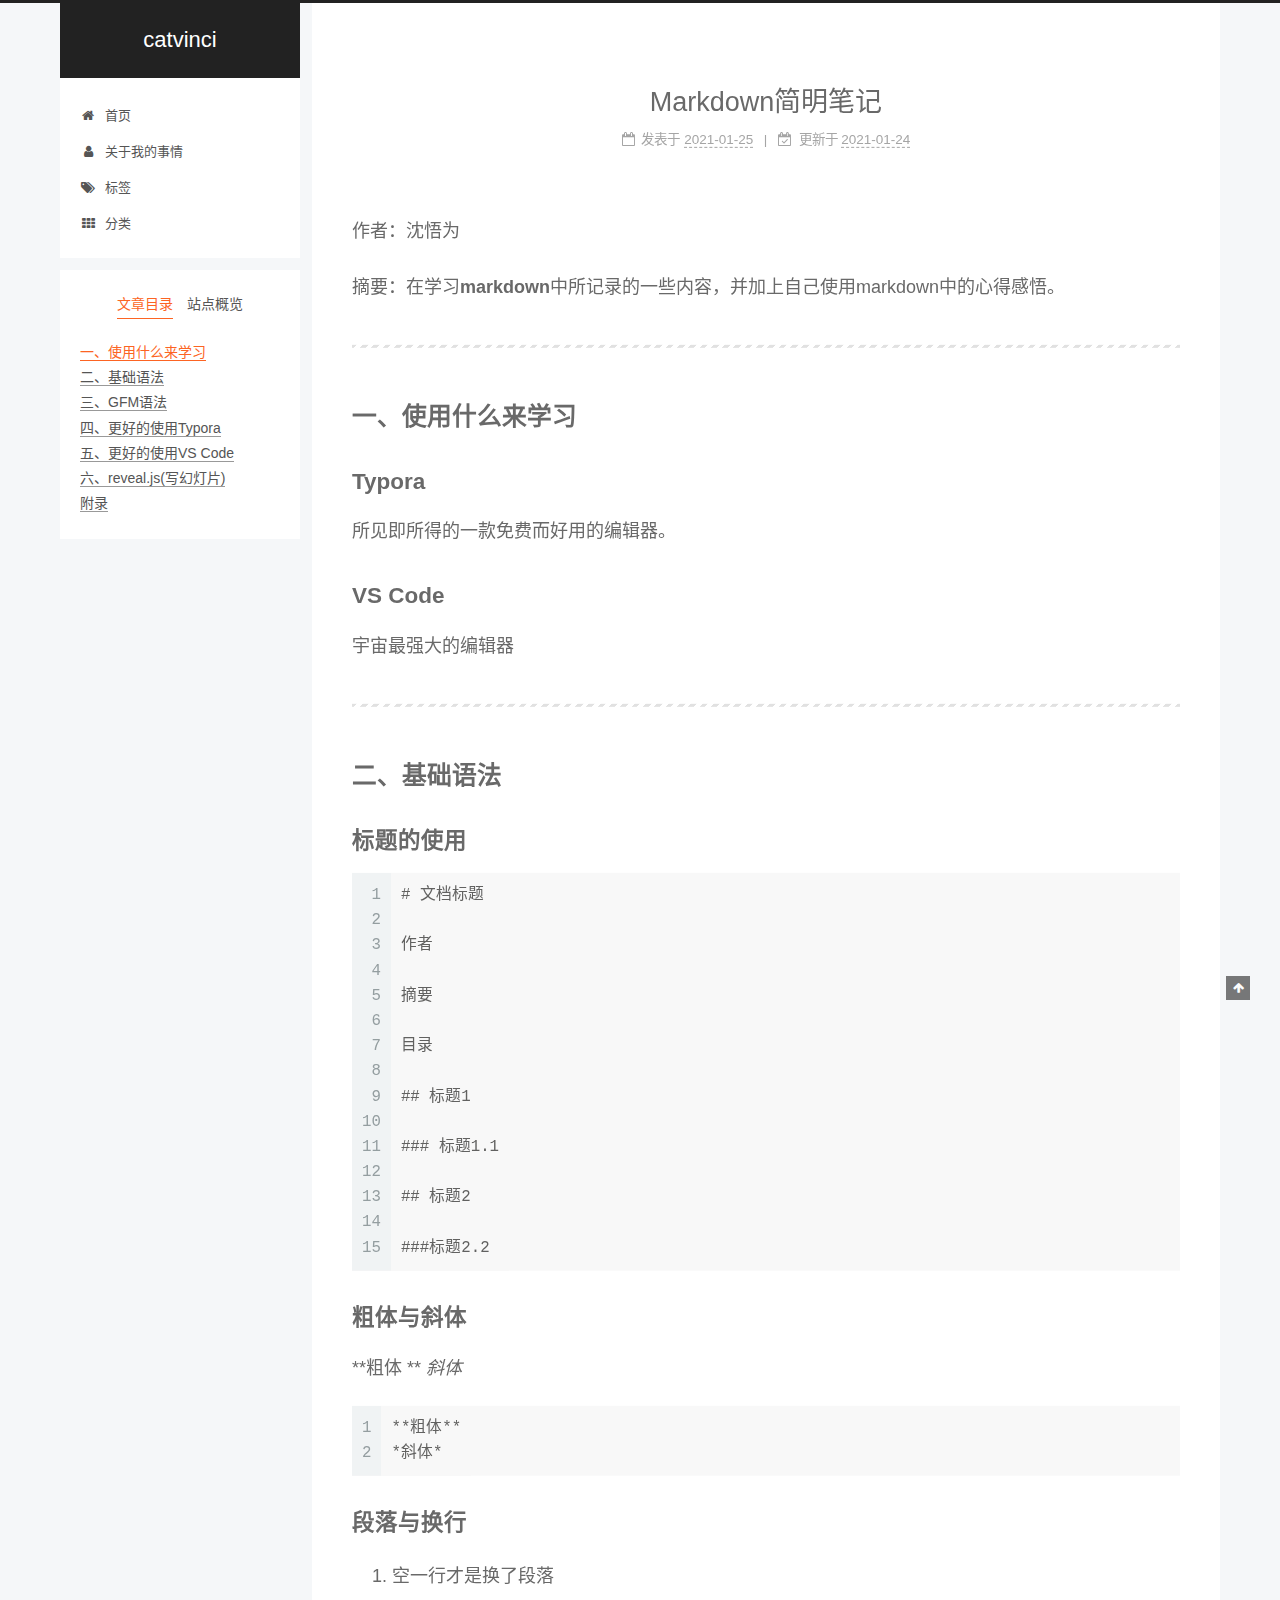
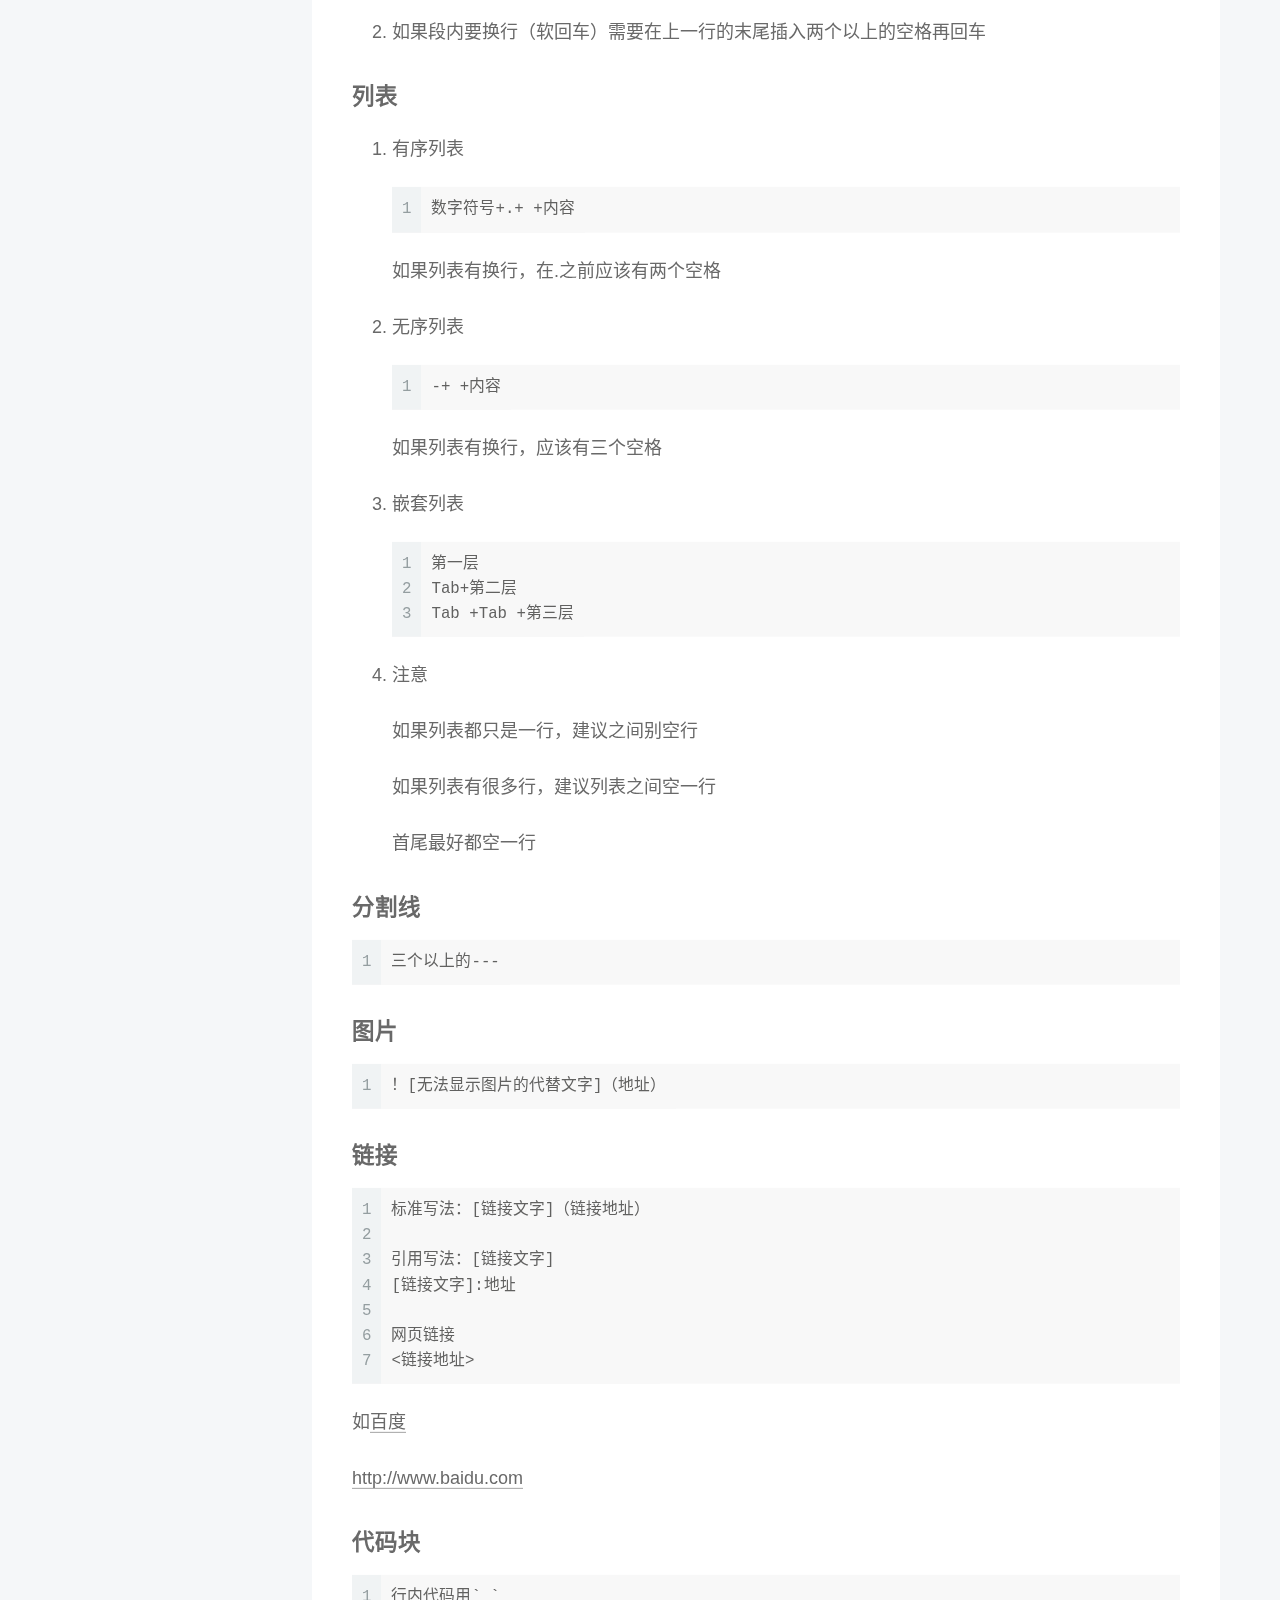
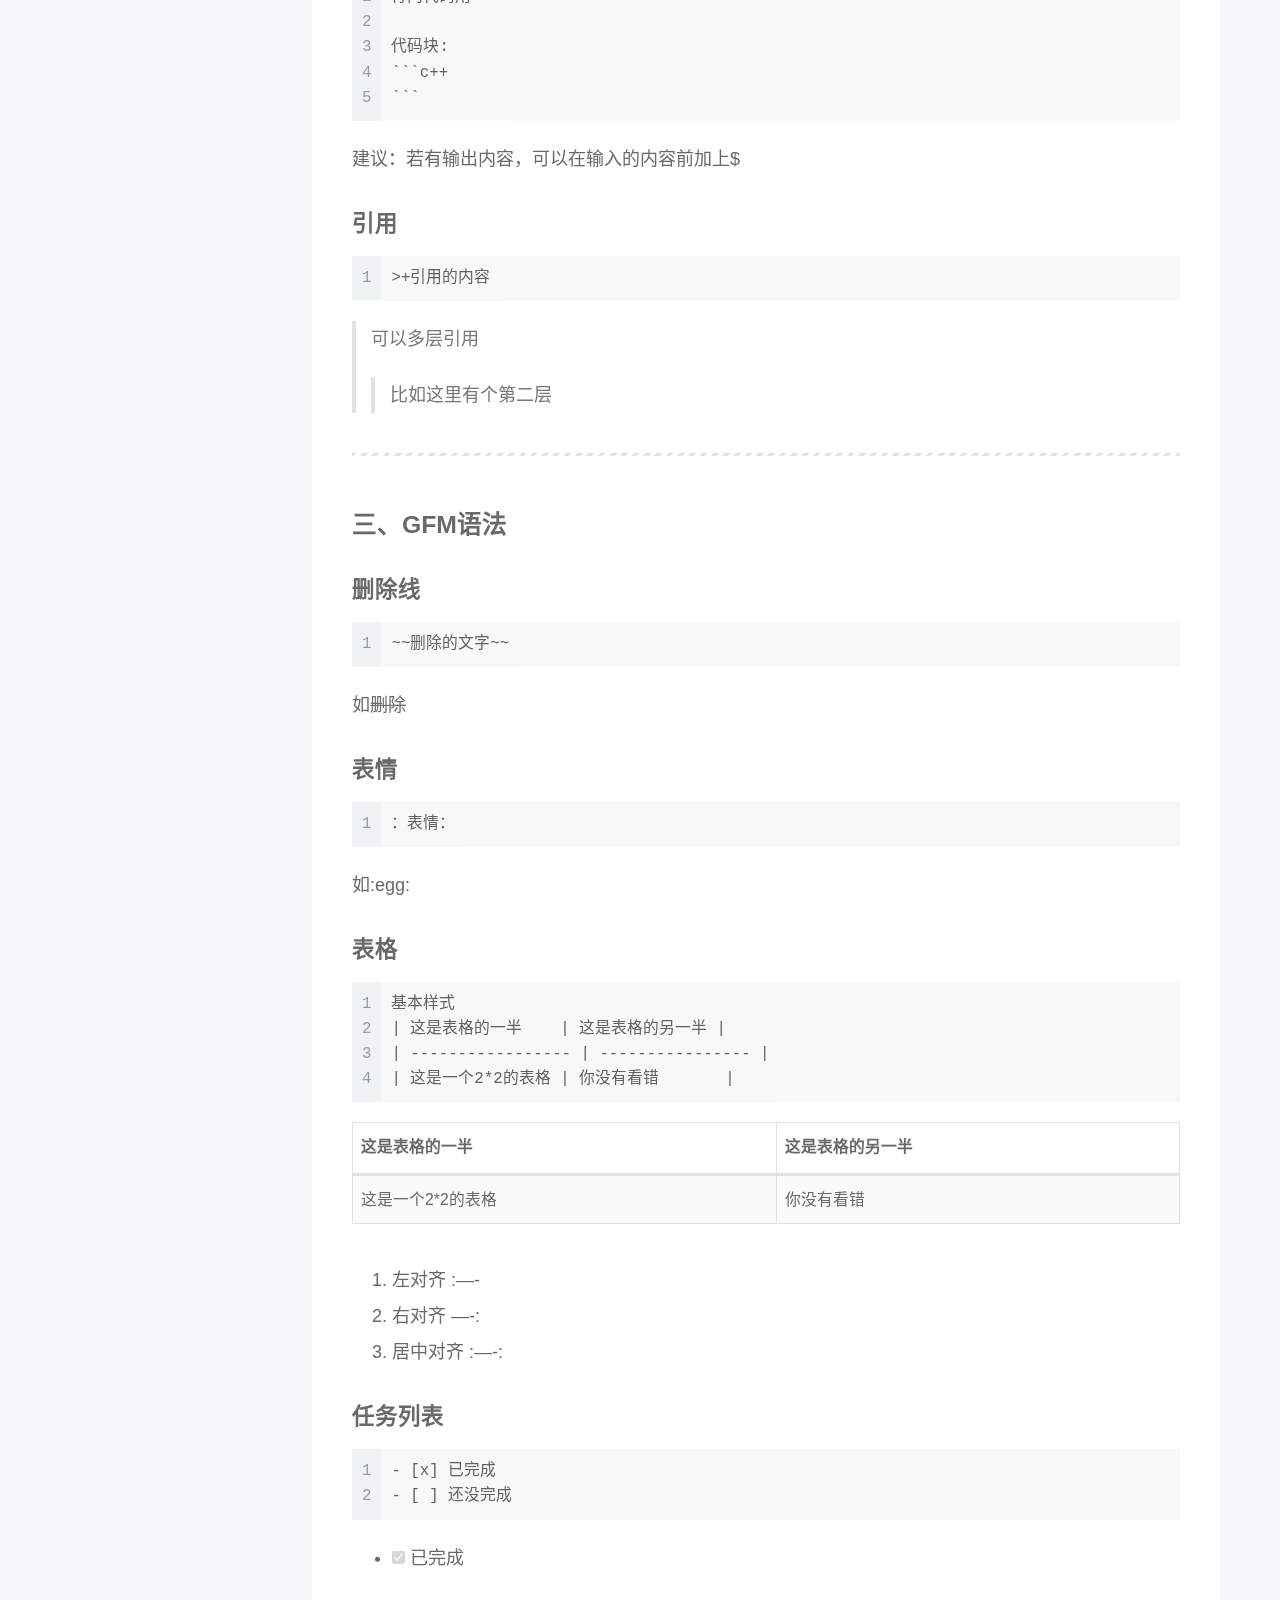
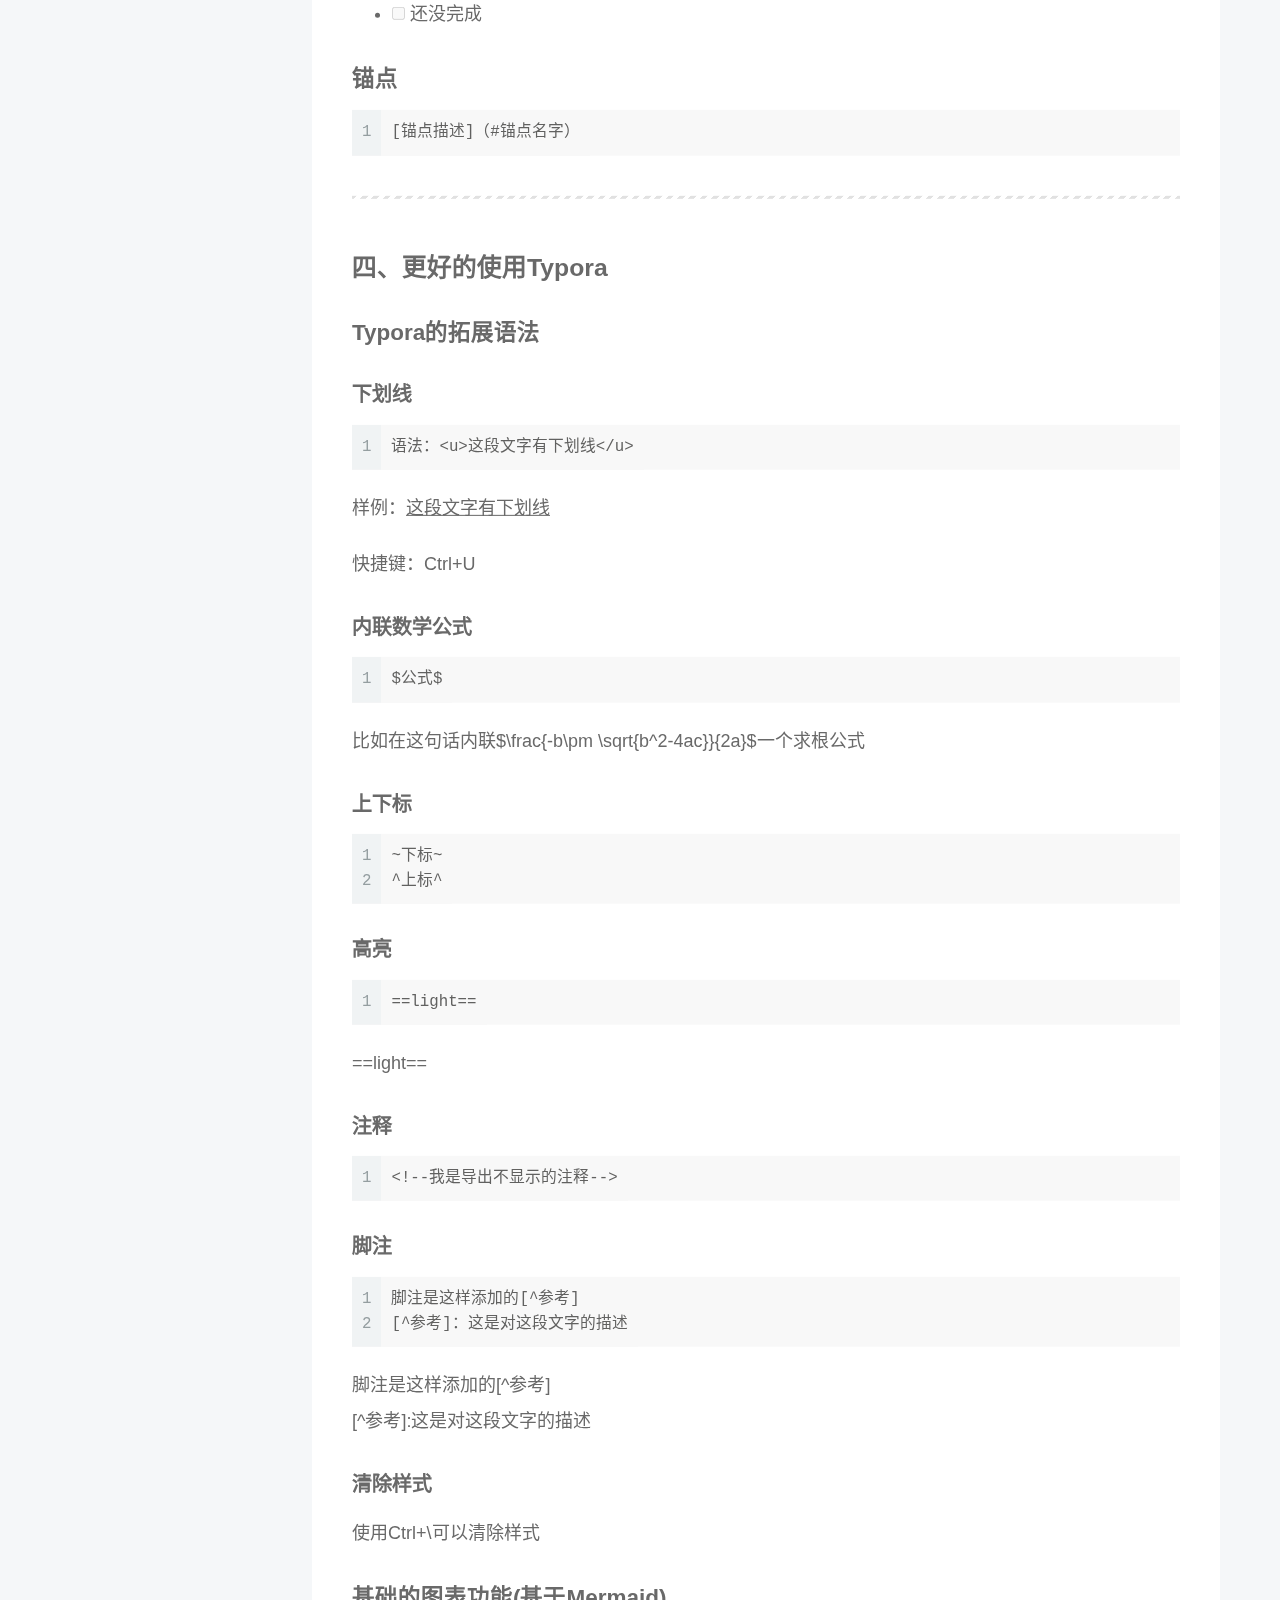
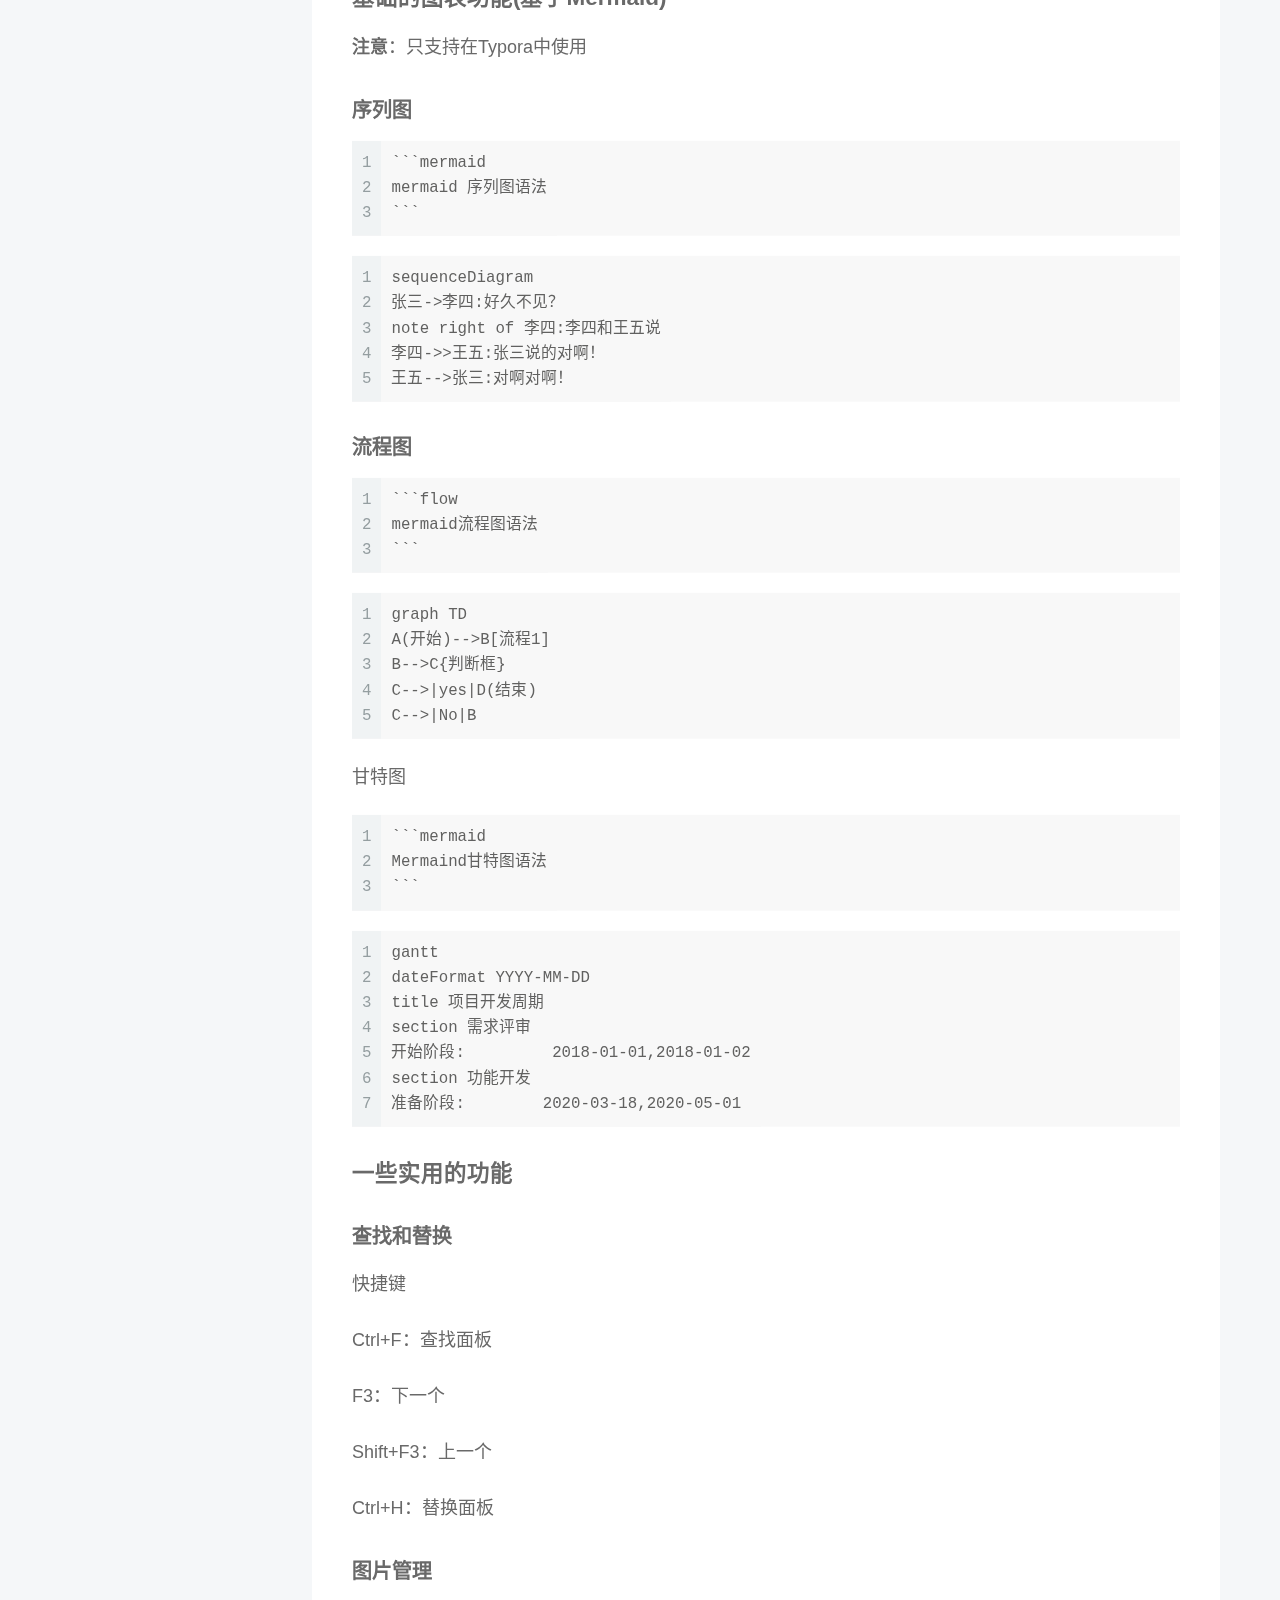
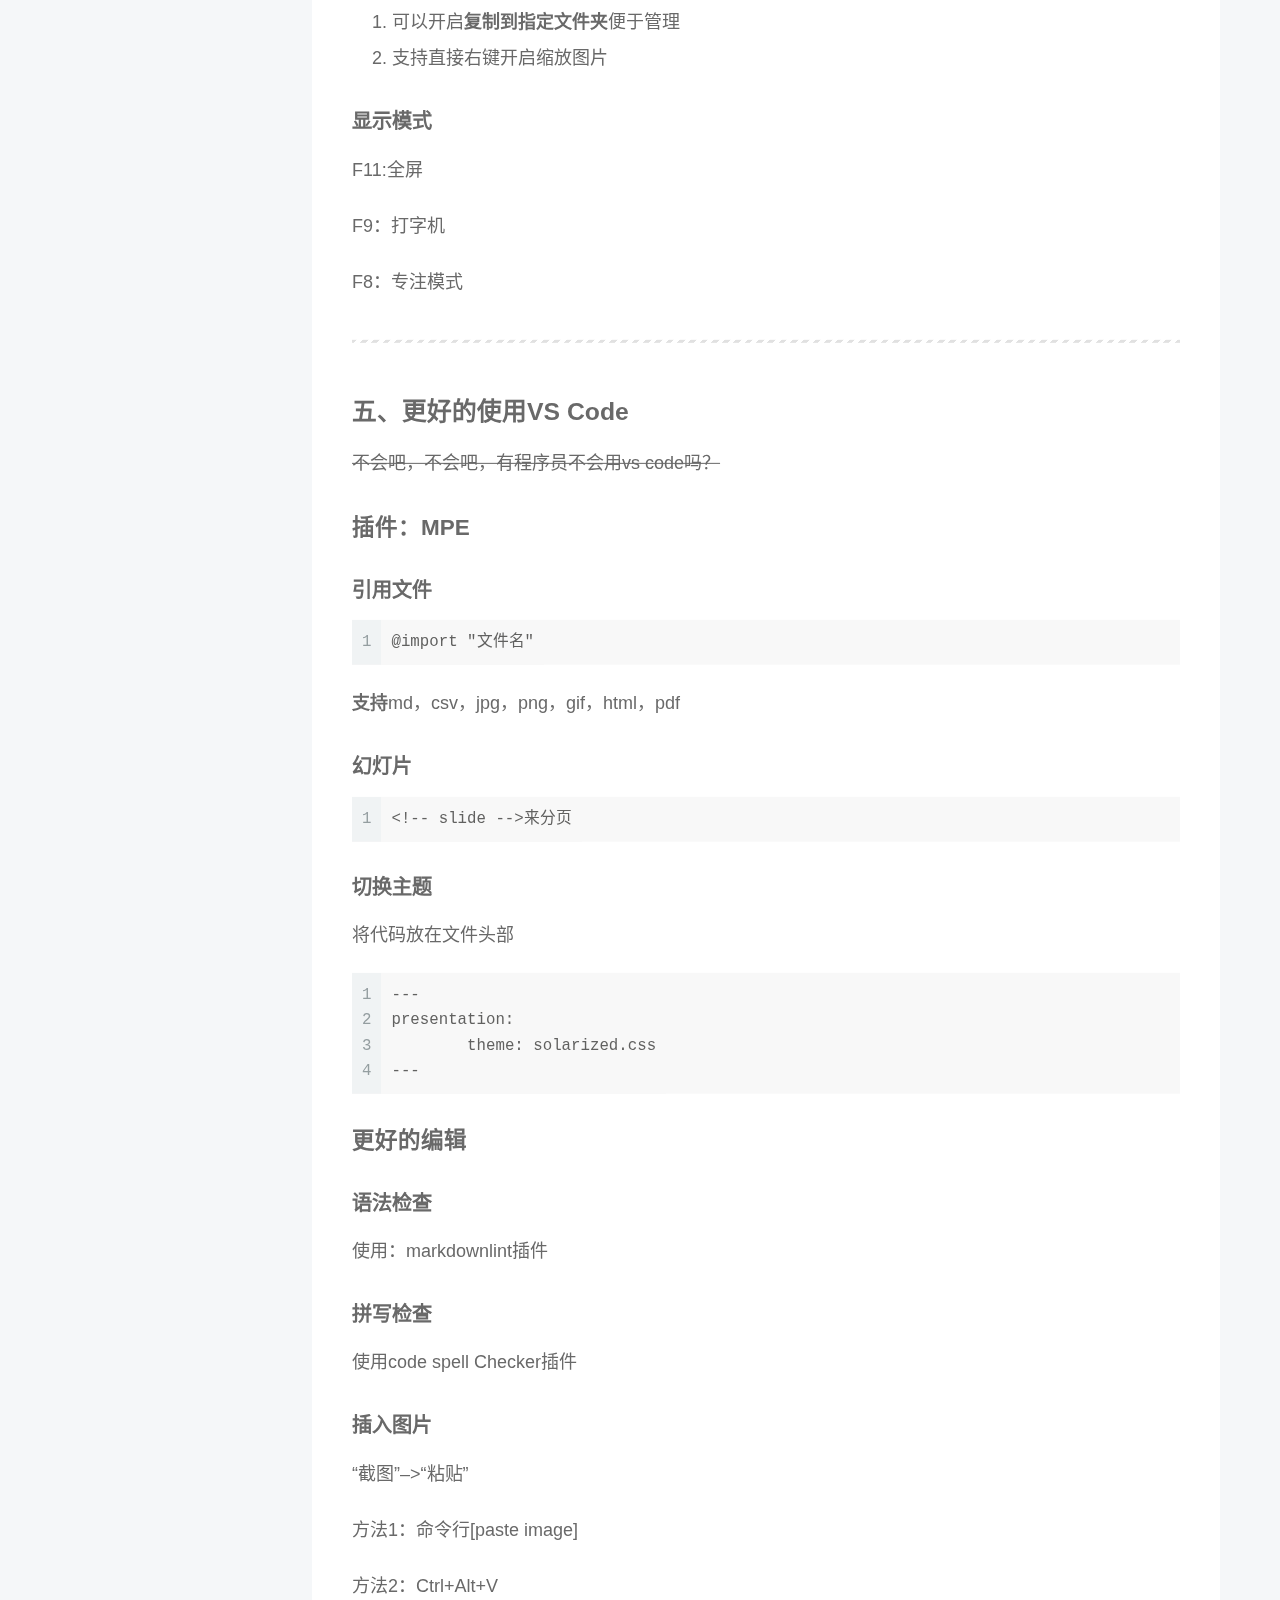
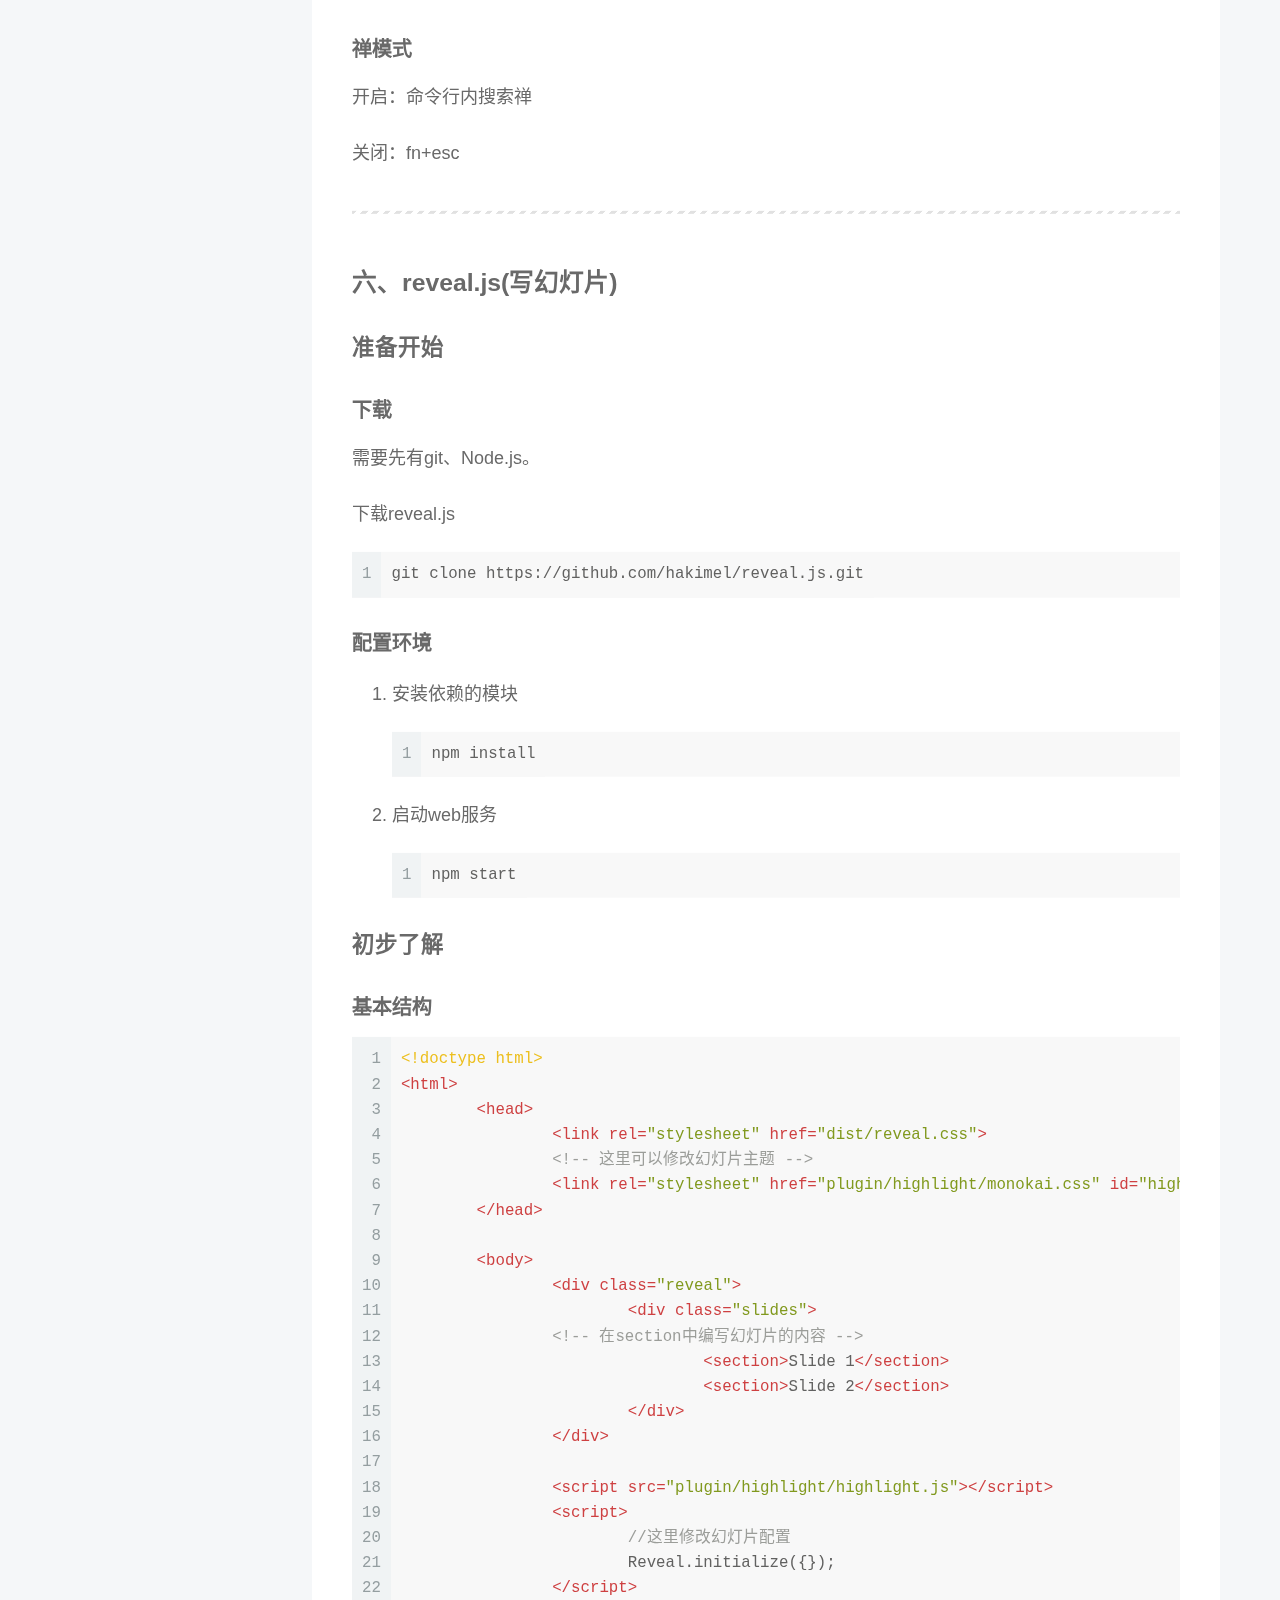
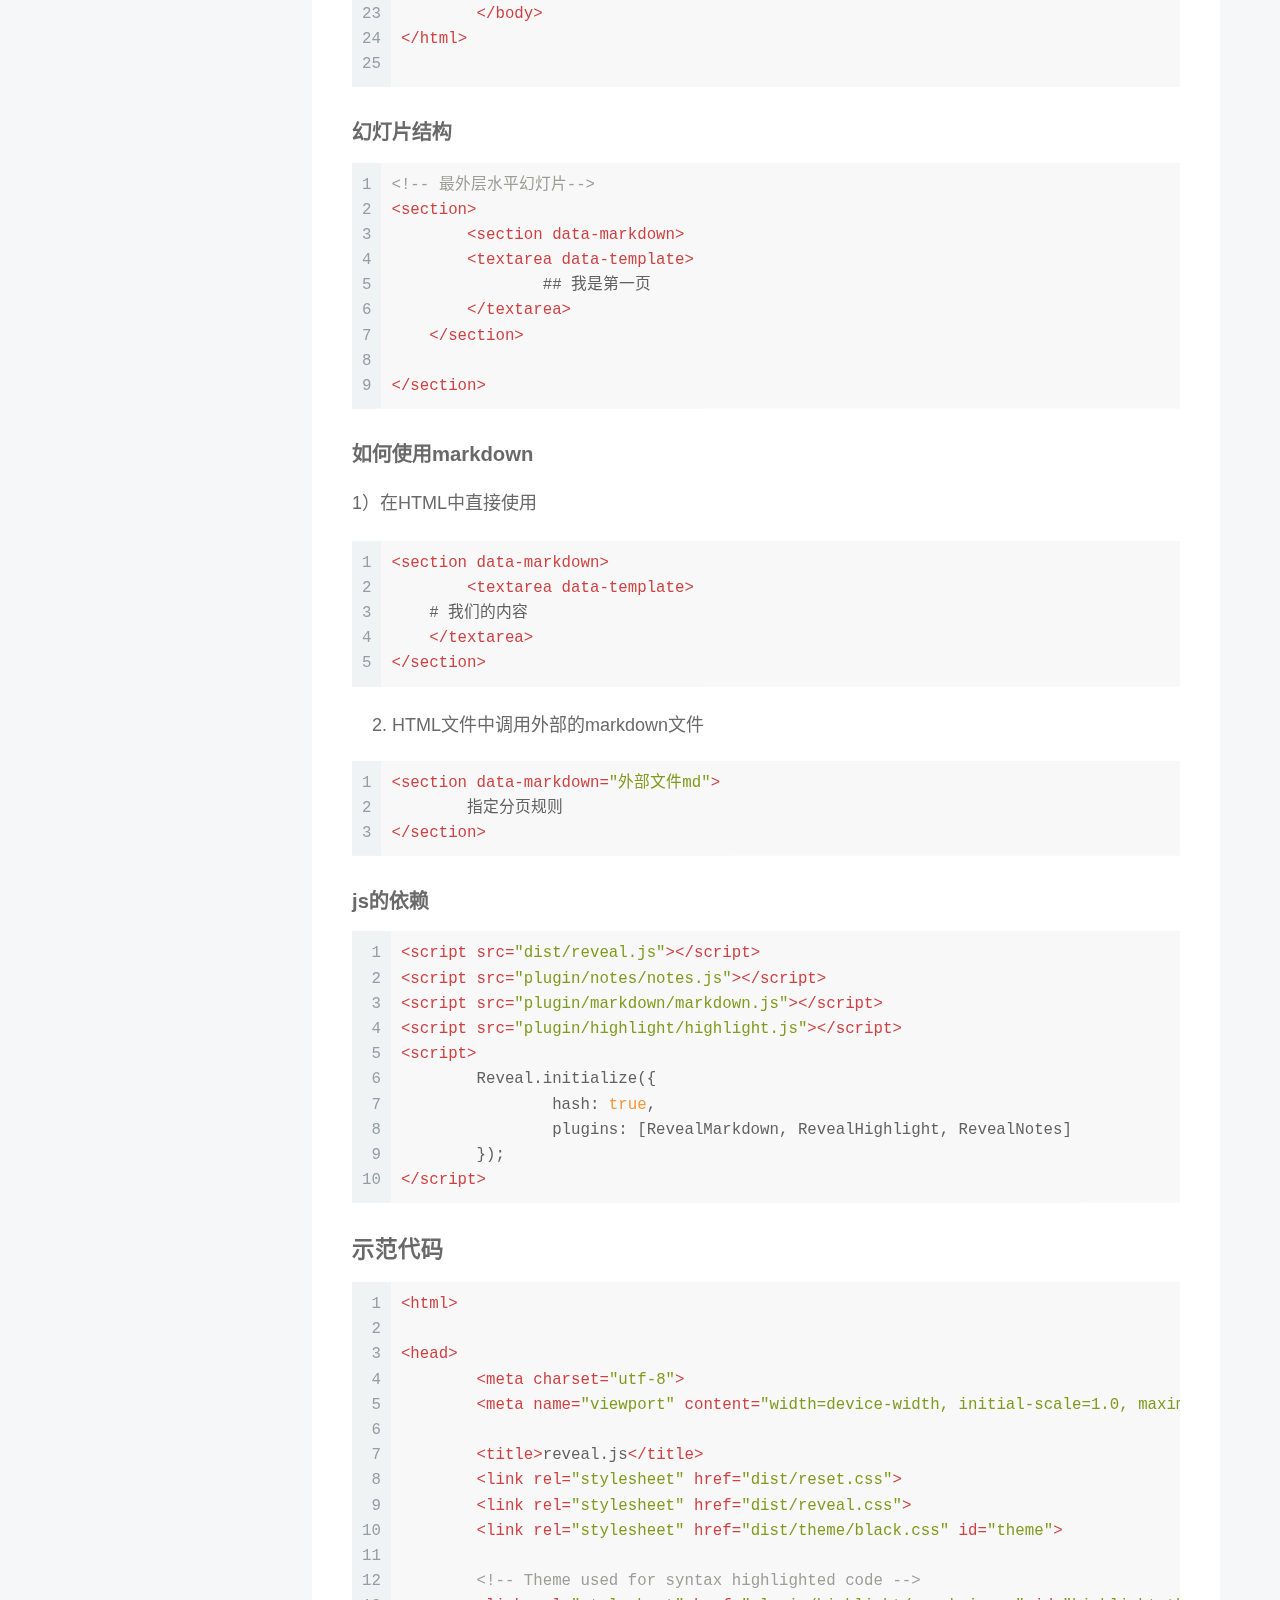
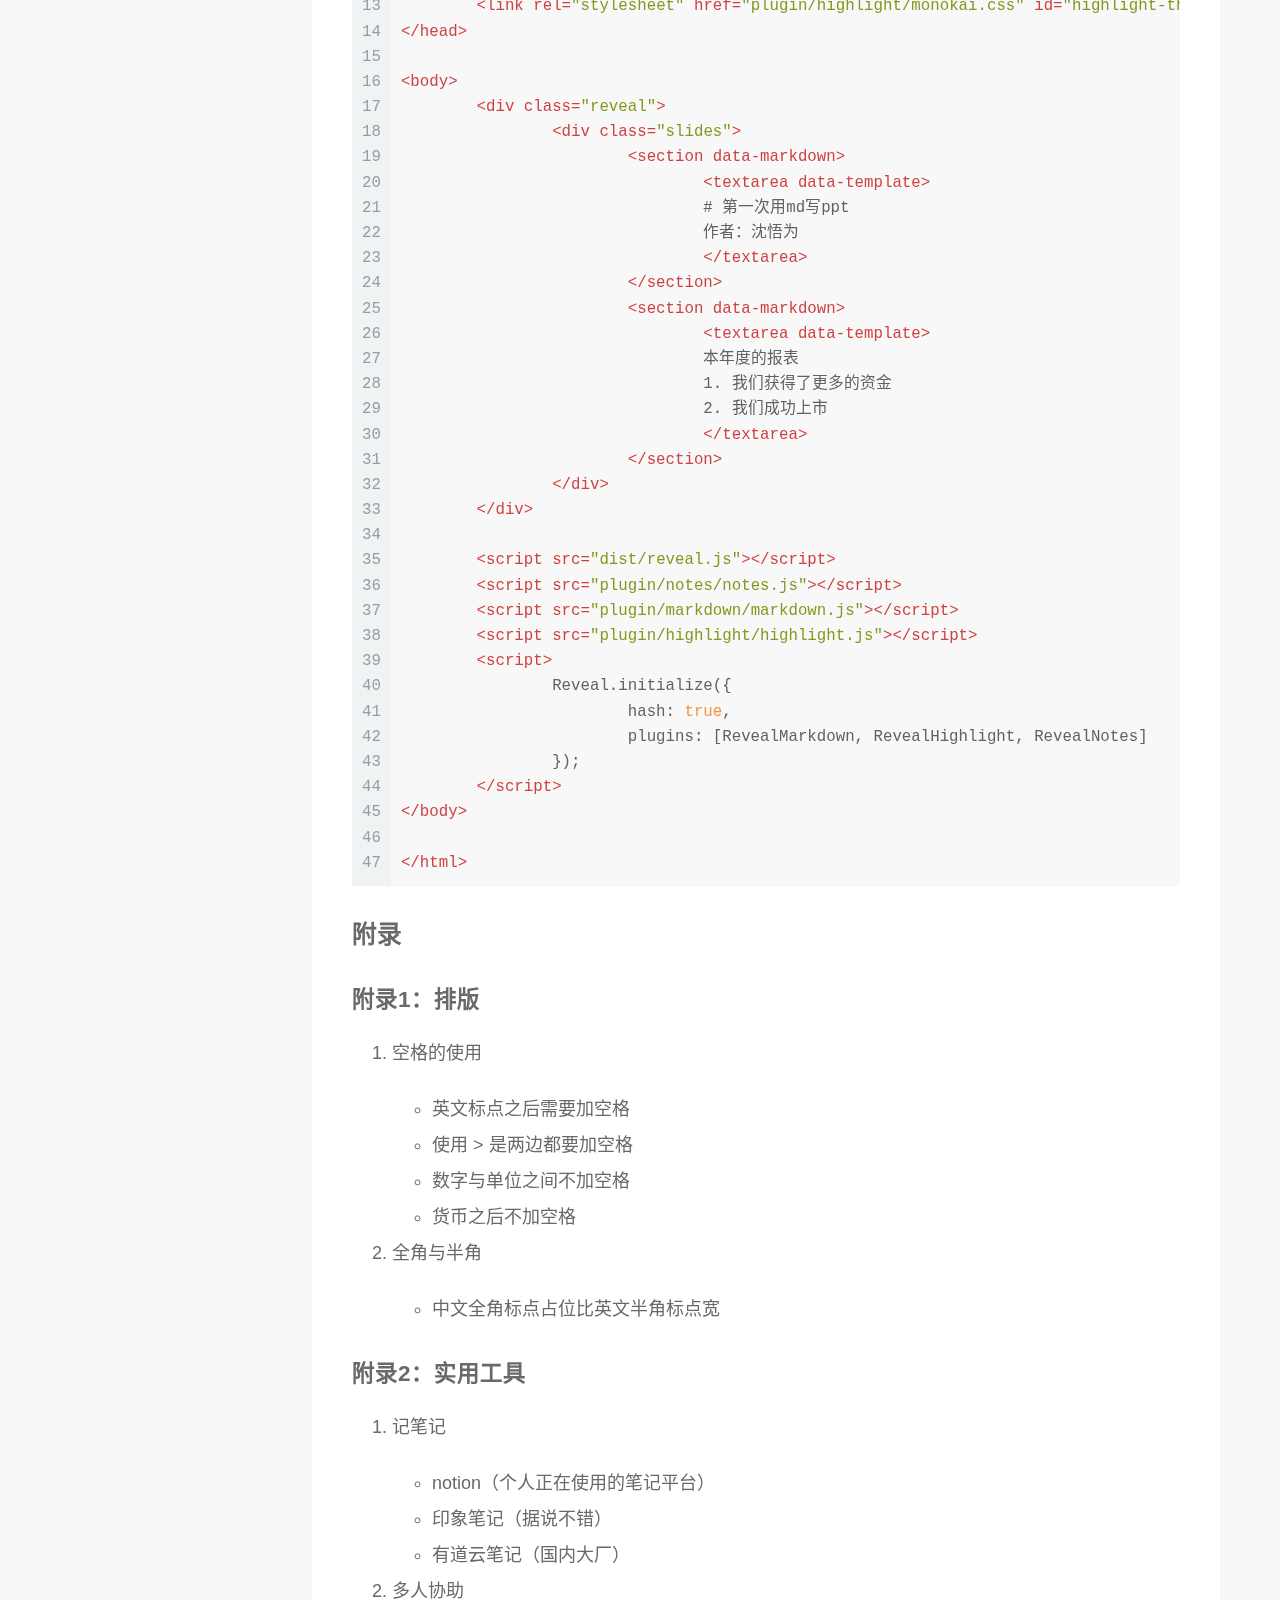
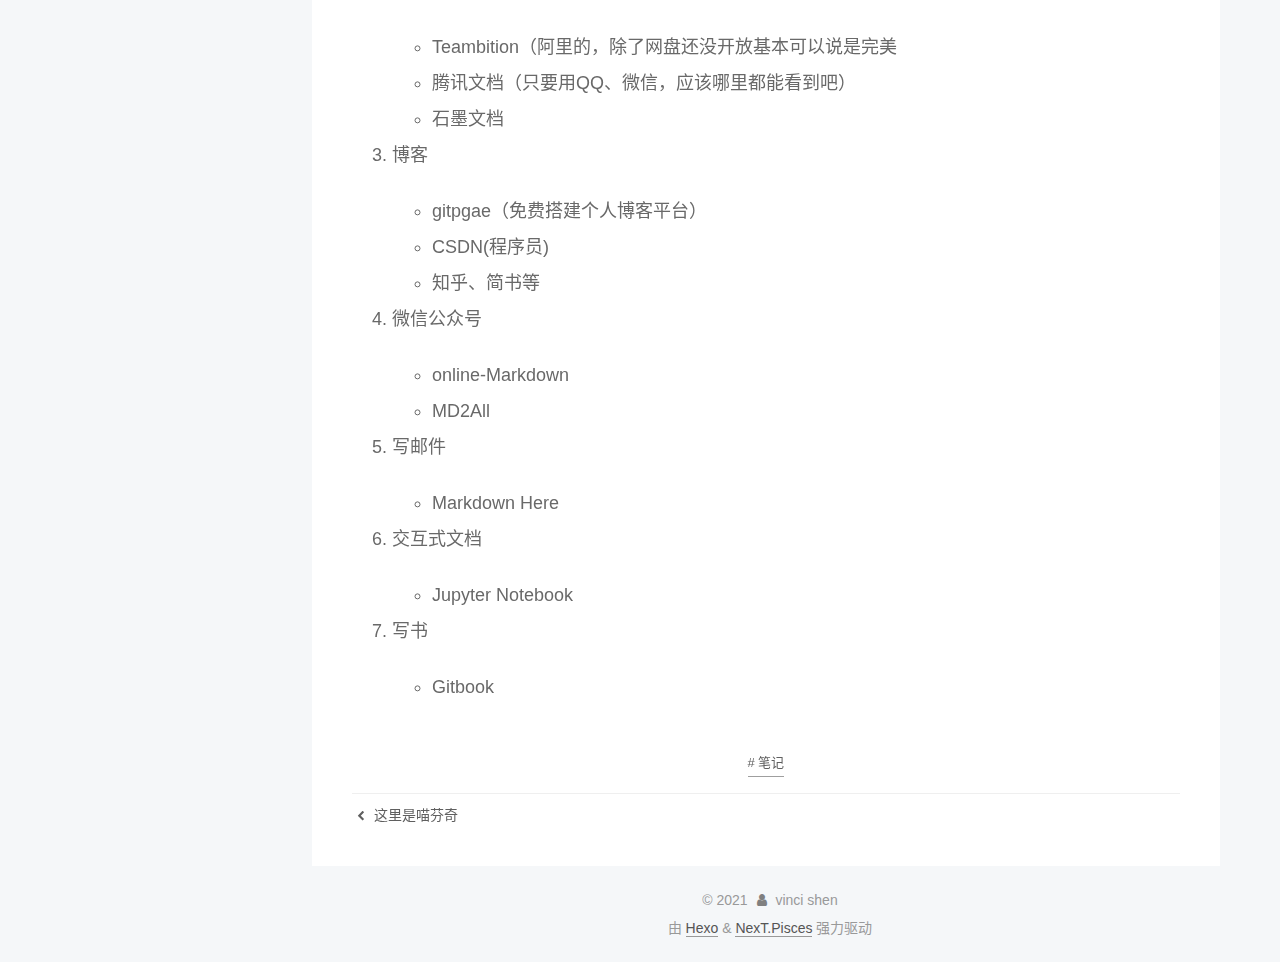
<file: 2021/01/25/markdown/index.html>
<!DOCTYPE html>
<html lang="zh-CN">
<head>
  <meta charset="UTF-8">
<meta name="viewport" content="width=device-width, initial-scale=1, maximum-scale=2">
<meta name="theme-color" content="#222">
<meta name="generator" content="Hexo 5.3.0">
  <link rel="apple-touch-icon" sizes="180x180" href="/images/apple-touch-icon-next.png">
  <link rel="icon" type="image/png" sizes="32x32" href="/images/favicon-32x32-next.png">
  <link rel="icon" type="image/png" sizes="16x16" href="/images/favicon-16x16-next.png">
  <link rel="mask-icon" href="/images/logo.svg" color="#222">

<link rel="stylesheet" href="/css/main.css">


<link rel="stylesheet" href="/lib/font-awesome/css/font-awesome.min.css">

<script id="hexo-configurations">
    var NexT = window.NexT || {};
    var CONFIG = {"hostname":"example.com","root":"/","scheme":"Pisces","version":"7.8.0","exturl":false,"sidebar":{"position":"left","display":"post","padding":18,"offset":12,"onmobile":false},"copycode":{"enable":false,"show_result":false,"style":null},"back2top":{"enable":true,"sidebar":false,"scrollpercent":false},"bookmark":{"enable":false,"color":"#222","save":"auto"},"fancybox":false,"mediumzoom":false,"lazyload":false,"pangu":false,"comments":{"style":"tabs","active":null,"storage":true,"lazyload":false,"nav":null},"algolia":{"hits":{"per_page":10},"labels":{"input_placeholder":"Search for Posts","hits_empty":"We didn't find any results for the search: ${query}","hits_stats":"${hits} results found in ${time} ms"}},"localsearch":{"enable":false,"trigger":"auto","top_n_per_article":1,"unescape":false,"preload":false},"motion":{"enable":true,"async":false,"transition":{"post_block":"fadeIn","post_header":"slideDownIn","post_body":"slideDownIn","coll_header":"slideLeftIn","sidebar":"slideUpIn"}}};
  </script>

  <meta name="description" content="作者：沈悟为 摘要：在学习markdown中所记录的一些内容，并加上自己使用markdown中的心得感悟。  一、使用什么来学习Typora所见即所得的一款免费而好用的编辑器。 VS Code宇宙最强大的编辑器  二、基础语法标题的使用123456789101112131415# 文档标题作者摘要目录## 标题1### 标题1.1## 标题2###标题2.2 粗体与斜体**粗体 **  斜体 12">
<meta property="og:type" content="article">
<meta property="og:title" content="Markdown简明笔记">
<meta property="og:url" content="http://example.com/2021/01/25/markdown/index.html">
<meta property="og:site_name" content="catvinci">
<meta property="og:description" content="作者：沈悟为 摘要：在学习markdown中所记录的一些内容，并加上自己使用markdown中的心得感悟。  一、使用什么来学习Typora所见即所得的一款免费而好用的编辑器。 VS Code宇宙最强大的编辑器  二、基础语法标题的使用123456789101112131415# 文档标题作者摘要目录## 标题1### 标题1.1## 标题2###标题2.2 粗体与斜体**粗体 **  斜体 12">
<meta property="og:locale" content="zh_CN">
<meta property="article:published_time" content="2021-01-25T04:00:00.000Z">
<meta property="article:modified_time" content="2021-01-24T08:27:26.165Z">
<meta property="article:author" content="vinci shen">
<meta property="article:tag" content="笔记">
<meta name="twitter:card" content="summary">

<link rel="canonical" href="http://example.com/2021/01/25/markdown/">


<script id="page-configurations">
  // https://hexo.io/docs/variables.html
  CONFIG.page = {
    sidebar: "",
    isHome : false,
    isPost : true,
    lang   : 'zh-CN'
  };
</script>

  <title>Markdown简明笔记 | catvinci</title>
  






  <noscript>
  <style>
  .use-motion .brand,
  .use-motion .menu-item,
  .sidebar-inner,
  .use-motion .post-block,
  .use-motion .pagination,
  .use-motion .comments,
  .use-motion .post-header,
  .use-motion .post-body,
  .use-motion .collection-header { opacity: initial; }

  .use-motion .site-title,
  .use-motion .site-subtitle {
    opacity: initial;
    top: initial;
  }

  .use-motion .logo-line-before i { left: initial; }
  .use-motion .logo-line-after i { right: initial; }
  </style>
</noscript>

</head>

<body itemscope itemtype="http://schema.org/WebPage">
  <div class="container use-motion">
    <div class="headband"></div>

    <header class="header" itemscope itemtype="http://schema.org/WPHeader">
      <div class="header-inner"><div class="site-brand-container">
  <div class="site-nav-toggle">
    <div class="toggle" aria-label="切换导航栏">
      <span class="toggle-line toggle-line-first"></span>
      <span class="toggle-line toggle-line-middle"></span>
      <span class="toggle-line toggle-line-last"></span>
    </div>
  </div>

  <div class="site-meta">

    <a href="/" class="brand" rel="start">
      <span class="logo-line-before"><i></i></span>
      <h1 class="site-title">catvinci</h1>
      <span class="logo-line-after"><i></i></span>
    </a>
  </div>

  <div class="site-nav-right">
    <div class="toggle popup-trigger">
    </div>
  </div>
</div>




<nav class="site-nav">
  <ul id="menu" class="menu">
        <li class="menu-item menu-item-home">

    <a href="/" rel="section"><i class="fa fa-fw fa-home"></i>首页</a>

  </li>
        <li class="menu-item menu-item-about">

    <a href="/about/" rel="section"><i class="fa fa-fw fa-user"></i>关于我的事情</a>

  </li>
        <li class="menu-item menu-item-tags">

    <a href="/tags/" rel="section"><i class="fa fa-fw fa-tags"></i>标签</a>

  </li>
        <li class="menu-item menu-item-categories">

    <a href="/categories/" rel="section"><i class="fa fa-fw fa-th"></i>分类</a>

  </li>
  </ul>
</nav>




</div>
    </header>

    
  <div class="back-to-top">
    <i class="fa fa-arrow-up"></i>
    <span>0%</span>
  </div>


    <main class="main">
      <div class="main-inner">
        <div class="content-wrap">
          

          <div class="content post posts-expand">
            

    
  
  
  <article itemscope itemtype="http://schema.org/Article" class="post-block" lang="zh-CN">
    <link itemprop="mainEntityOfPage" href="http://example.com/2021/01/25/markdown/">

    <span hidden itemprop="author" itemscope itemtype="http://schema.org/Person">
      <meta itemprop="image" content="/images/avatar.gif">
      <meta itemprop="name" content="vinci shen">
      <meta itemprop="description" content="">
    </span>

    <span hidden itemprop="publisher" itemscope itemtype="http://schema.org/Organization">
      <meta itemprop="name" content="catvinci">
    </span>
      <header class="post-header">
        <h1 class="post-title" itemprop="name headline">
          Markdown简明笔记
        </h1>

        <div class="post-meta">
            <span class="post-meta-item">
              <span class="post-meta-item-icon">
                <i class="fa fa-calendar-o"></i>
              </span>
              <span class="post-meta-item-text">发表于</span>

              <time title="创建时间：2021-01-25 12:00:00" itemprop="dateCreated datePublished" datetime="2021-01-25T12:00:00+08:00">2021-01-25</time>
            </span>
              <span class="post-meta-item">
                <span class="post-meta-item-icon">
                  <i class="fa fa-calendar-check-o"></i>
                </span>
                <span class="post-meta-item-text">更新于</span>
                <time title="修改时间：2021-01-24 16:27:26" itemprop="dateModified" datetime="2021-01-24T16:27:26+08:00">2021-01-24</time>
              </span>

          

        </div>
      </header>

    
    
    
    <div class="post-body" itemprop="articleBody">

      
        <p>作者：沈悟为</p>
<p>摘要：在学习<strong>markdown</strong>中所记录的一些内容，并加上自己使用markdown中的心得感悟。</p>
<hr>
<h2 id="一、使用什么来学习"><a href="#一、使用什么来学习" class="headerlink" title="一、使用什么来学习"></a>一、使用什么来学习</h2><h3 id="Typora"><a href="#Typora" class="headerlink" title="Typora"></a>Typora</h3><p>所见即所得的一款免费而好用的编辑器。</p>
<h3 id="VS-Code"><a href="#VS-Code" class="headerlink" title="VS Code"></a>VS Code</h3><p>宇宙最强大的编辑器</p>
<hr>
<h2 id="二、基础语法"><a href="#二、基础语法" class="headerlink" title="二、基础语法"></a>二、基础语法</h2><h3 id="标题的使用"><a href="#标题的使用" class="headerlink" title="标题的使用"></a>标题的使用</h3><figure class="highlight plain"><table><tr><td class="gutter"><pre><span class="line">1</span><br><span class="line">2</span><br><span class="line">3</span><br><span class="line">4</span><br><span class="line">5</span><br><span class="line">6</span><br><span class="line">7</span><br><span class="line">8</span><br><span class="line">9</span><br><span class="line">10</span><br><span class="line">11</span><br><span class="line">12</span><br><span class="line">13</span><br><span class="line">14</span><br><span class="line">15</span><br></pre></td><td class="code"><pre><span class="line"># 文档标题</span><br><span class="line"></span><br><span class="line">作者</span><br><span class="line"></span><br><span class="line">摘要</span><br><span class="line"></span><br><span class="line">目录</span><br><span class="line"></span><br><span class="line">## 标题1</span><br><span class="line"></span><br><span class="line">### 标题1.1</span><br><span class="line"></span><br><span class="line">## 标题2</span><br><span class="line"></span><br><span class="line">###标题2.2</span><br></pre></td></tr></table></figure>
<h3 id="粗体与斜体"><a href="#粗体与斜体" class="headerlink" title="粗体与斜体"></a>粗体与斜体</h3><p>**粗体 **  <em>斜体</em></p>
<figure class="highlight plain"><table><tr><td class="gutter"><pre><span class="line">1</span><br><span class="line">2</span><br></pre></td><td class="code"><pre><span class="line">**粗体**</span><br><span class="line">*斜体*</span><br></pre></td></tr></table></figure>
<h3 id="段落与换行"><a href="#段落与换行" class="headerlink" title="段落与换行"></a>段落与换行</h3><ol>
<li><p>空一行才是换了段落</p>
</li>
<li><p>如果段内要换行（软回车）需要在上一行的末尾插入两个以上的空格再回车</p>
</li>
</ol>
<h3 id="列表"><a href="#列表" class="headerlink" title="列表"></a>列表</h3><ol>
<li><p>有序列表</p>
<figure class="highlight plain"><table><tr><td class="gutter"><pre><span class="line">1</span><br></pre></td><td class="code"><pre><span class="line">数字符号+.+ +内容</span><br></pre></td></tr></table></figure>
<p>如果列表有换行，在.之前应该有两个空格</p>
</li>
<li><p>无序列表</p>
<figure class="highlight plain"><table><tr><td class="gutter"><pre><span class="line">1</span><br></pre></td><td class="code"><pre><span class="line">-+ +内容</span><br></pre></td></tr></table></figure>
<p>如果列表有换行，应该有三个空格</p>
</li>
<li><p>嵌套列表</p>
<figure class="highlight plain"><table><tr><td class="gutter"><pre><span class="line">1</span><br><span class="line">2</span><br><span class="line">3</span><br></pre></td><td class="code"><pre><span class="line">第一层</span><br><span class="line">Tab+第二层</span><br><span class="line">Tab +Tab +第三层</span><br></pre></td></tr></table></figure></li>
<li><p>注意</p>
<p>如果列表都只是一行，建议之间别空行</p>
<p>如果列表有很多行，建议列表之间空一行</p>
<p>首尾最好都空一行</p>
</li>
</ol>
<h3 id="分割线"><a href="#分割线" class="headerlink" title="分割线"></a>分割线</h3><figure class="highlight plain"><table><tr><td class="gutter"><pre><span class="line">1</span><br></pre></td><td class="code"><pre><span class="line">三个以上的---</span><br></pre></td></tr></table></figure>
<h3 id="图片"><a href="#图片" class="headerlink" title="图片"></a>图片</h3><figure class="highlight plain"><table><tr><td class="gutter"><pre><span class="line">1</span><br></pre></td><td class="code"><pre><span class="line">！[无法显示图片的代替文字]（地址）</span><br></pre></td></tr></table></figure>
<h3 id="链接"><a href="#链接" class="headerlink" title="链接"></a>链接</h3><figure class="highlight plain"><table><tr><td class="gutter"><pre><span class="line">1</span><br><span class="line">2</span><br><span class="line">3</span><br><span class="line">4</span><br><span class="line">5</span><br><span class="line">6</span><br><span class="line">7</span><br></pre></td><td class="code"><pre><span class="line">标准写法：[链接文字]（链接地址）</span><br><span class="line"></span><br><span class="line">引用写法：[链接文字]</span><br><span class="line">[链接文字]:地址</span><br><span class="line"></span><br><span class="line">网页链接</span><br><span class="line">&lt;链接地址&gt;</span><br></pre></td></tr></table></figure>
<p>如<a href="www.baidu.com">百度</a></p>
<p><a target="_blank" rel="noopener" href="http://www.baidu.com/">http://www.baidu.com</a></p>
<h3 id="代码块"><a href="#代码块" class="headerlink" title="代码块"></a>代码块</h3><figure class="highlight plain"><table><tr><td class="gutter"><pre><span class="line">1</span><br><span class="line">2</span><br><span class="line">3</span><br><span class="line">4</span><br><span class="line">5</span><br></pre></td><td class="code"><pre><span class="line">行内代码用&#96; &#96;</span><br><span class="line"></span><br><span class="line">代码块:</span><br><span class="line">​&#96;&#96;&#96;c++</span><br><span class="line">​&#96;&#96;&#96;</span><br></pre></td></tr></table></figure>
<p>建议：若有输出内容，可以在输入的内容前加上$</p>
<h3 id="引用"><a href="#引用" class="headerlink" title="引用"></a>引用</h3><figure class="highlight plain"><table><tr><td class="gutter"><pre><span class="line">1</span><br></pre></td><td class="code"><pre><span class="line">&gt;+引用的内容</span><br></pre></td></tr></table></figure>
<blockquote>
<p>可以多层引用</p>
<blockquote>
<p>比如这里有个第二层</p>
</blockquote>
</blockquote>
<hr>
<h2 id="三、GFM语法"><a href="#三、GFM语法" class="headerlink" title="三、GFM语法"></a>三、GFM语法</h2><h3 id="删除线"><a href="#删除线" class="headerlink" title="删除线"></a>删除线</h3><figure class="highlight plain"><table><tr><td class="gutter"><pre><span class="line">1</span><br></pre></td><td class="code"><pre><span class="line">~~删除的文字~~</span><br></pre></td></tr></table></figure>
<p>如<del>删除</del></p>
<h3 id="表情"><a href="#表情" class="headerlink" title="表情"></a>表情</h3><figure class="highlight plain"><table><tr><td class="gutter"><pre><span class="line">1</span><br></pre></td><td class="code"><pre><span class="line">：表情：</span><br></pre></td></tr></table></figure>
<p>如:egg:</p>
<h3 id="表格"><a href="#表格" class="headerlink" title="表格"></a>表格</h3><figure class="highlight plain"><table><tr><td class="gutter"><pre><span class="line">1</span><br><span class="line">2</span><br><span class="line">3</span><br><span class="line">4</span><br></pre></td><td class="code"><pre><span class="line">基本样式</span><br><span class="line">| 这是表格的一半    | 这是表格的另一半 |</span><br><span class="line">| ----------------- | ---------------- |</span><br><span class="line">| 这是一个2*2的表格 | 你没有看错       |</span><br></pre></td></tr></table></figure>
<table>
<thead>
<tr>
<th>这是表格的一半</th>
<th>这是表格的另一半</th>
</tr>
</thead>
<tbody><tr>
<td>这是一个2*2的表格</td>
<td>你没有看错</td>
</tr>
</tbody></table>
<ol>
<li>左对齐   :—-</li>
<li>右对齐    —-:</li>
<li>居中对齐   :—-:</li>
</ol>
<h3 id="任务列表"><a href="#任务列表" class="headerlink" title="任务列表"></a>任务列表</h3><figure class="highlight plain"><table><tr><td class="gutter"><pre><span class="line">1</span><br><span class="line">2</span><br></pre></td><td class="code"><pre><span class="line">- [x] 已完成</span><br><span class="line">- [ ] 还没完成</span><br></pre></td></tr></table></figure>
<ul>
<li><p><input checked="" disabled="" type="checkbox">  已完成</p>
</li>
<li><p><input disabled="" type="checkbox">  还没完成</p>
</li>
</ul>
<h3 id="锚点"><a href="#锚点" class="headerlink" title="锚点"></a>锚点</h3><figure class="highlight plain"><table><tr><td class="gutter"><pre><span class="line">1</span><br></pre></td><td class="code"><pre><span class="line">[锚点描述]（#锚点名字）</span><br></pre></td></tr></table></figure>
<hr>
<h2 id="四、更好的使用Typora"><a href="#四、更好的使用Typora" class="headerlink" title="四、更好的使用Typora"></a>四、更好的使用Typora</h2><h3 id="Typora的拓展语法"><a href="#Typora的拓展语法" class="headerlink" title="Typora的拓展语法"></a>Typora的拓展语法</h3><h4 id="下划线"><a href="#下划线" class="headerlink" title="下划线"></a>下划线</h4><figure class="highlight plain"><table><tr><td class="gutter"><pre><span class="line">1</span><br></pre></td><td class="code"><pre><span class="line">语法：&lt;u&gt;这段文字有下划线&lt;&#x2F;u&gt;</span><br></pre></td></tr></table></figure>
<p>样例：<u>这段文字有下划线</u></p>
<p>快捷键：Ctrl+U</p>
<h4 id="内联数学公式"><a href="#内联数学公式" class="headerlink" title="内联数学公式"></a>内联数学公式</h4><figure class="highlight plain"><table><tr><td class="gutter"><pre><span class="line">1</span><br></pre></td><td class="code"><pre><span class="line">$公式$</span><br></pre></td></tr></table></figure>
<p>比如在这句话内联$\frac{-b\pm \sqrt{b^2-4ac}}{2a}$一个求根公式</p>
<h4 id="上下标"><a href="#上下标" class="headerlink" title="上下标"></a>上下标</h4><figure class="highlight plain"><table><tr><td class="gutter"><pre><span class="line">1</span><br><span class="line">2</span><br></pre></td><td class="code"><pre><span class="line">~下标~</span><br><span class="line">^上标^</span><br></pre></td></tr></table></figure>
<h4 id="高亮"><a href="#高亮" class="headerlink" title="高亮"></a>高亮</h4><figure class="highlight plain"><table><tr><td class="gutter"><pre><span class="line">1</span><br></pre></td><td class="code"><pre><span class="line">&#x3D;&#x3D;light&#x3D;&#x3D;</span><br></pre></td></tr></table></figure>
<p>==light==</p>
<h4 id="注释"><a href="#注释" class="headerlink" title="注释"></a>注释</h4><figure class="highlight plain"><table><tr><td class="gutter"><pre><span class="line">1</span><br></pre></td><td class="code"><pre><span class="line">&lt;!--我是导出不显示的注释--&gt;</span><br></pre></td></tr></table></figure>
<!--注释在导出可是不显示的哦-->

<h4 id="脚注"><a href="#脚注" class="headerlink" title="脚注"></a>脚注</h4><figure class="highlight plain"><table><tr><td class="gutter"><pre><span class="line">1</span><br><span class="line">2</span><br></pre></td><td class="code"><pre><span class="line">脚注是这样添加的[^参考]</span><br><span class="line">[^参考]：这是对这段文字的描述</span><br></pre></td></tr></table></figure>
<p>脚注是这样添加的[^参考]<br>[^参考]:这是对这段文字的描述</p>
<h4 id="清除样式"><a href="#清除样式" class="headerlink" title="清除样式"></a>清除样式</h4><p>使用Ctrl+\可以清除样式</p>
<h3 id="基础的图表功能-基于Mermaid"><a href="#基础的图表功能-基于Mermaid" class="headerlink" title="基础的图表功能(基于Mermaid)"></a>基础的图表功能(基于Mermaid)</h3><p><strong>注意</strong>：只支持在Typora中使用</p>
<h4 id="序列图"><a href="#序列图" class="headerlink" title="序列图"></a>序列图</h4><figure class="highlight plain"><table><tr><td class="gutter"><pre><span class="line">1</span><br><span class="line">2</span><br><span class="line">3</span><br></pre></td><td class="code"><pre><span class="line">&#96;&#96;&#96;mermaid</span><br><span class="line">mermaid 序列图语法</span><br><span class="line">&#96;&#96;&#96;</span><br></pre></td></tr></table></figure>
<figure class="highlight plain"><table><tr><td class="gutter"><pre><span class="line">1</span><br><span class="line">2</span><br><span class="line">3</span><br><span class="line">4</span><br><span class="line">5</span><br></pre></td><td class="code"><pre><span class="line">sequenceDiagram</span><br><span class="line">张三-&gt;李四:好久不见？</span><br><span class="line">note right of 李四:李四和王五说</span><br><span class="line">李四-&gt;&gt;王五:张三说的对啊！</span><br><span class="line">王五--&gt;张三:对啊对啊！</span><br></pre></td></tr></table></figure>
<h4 id="流程图"><a href="#流程图" class="headerlink" title="流程图"></a>流程图</h4><figure class="highlight plain"><table><tr><td class="gutter"><pre><span class="line">1</span><br><span class="line">2</span><br><span class="line">3</span><br></pre></td><td class="code"><pre><span class="line">&#96;&#96;&#96;flow</span><br><span class="line">mermaid流程图语法</span><br><span class="line">&#96;&#96;&#96;</span><br></pre></td></tr></table></figure>
<figure class="highlight plain"><table><tr><td class="gutter"><pre><span class="line">1</span><br><span class="line">2</span><br><span class="line">3</span><br><span class="line">4</span><br><span class="line">5</span><br></pre></td><td class="code"><pre><span class="line">graph TD</span><br><span class="line">A(开始)--&gt;B[流程1]</span><br><span class="line">B--&gt;C&#123;判断框&#125;</span><br><span class="line">C--&gt;|yes|D(结束)</span><br><span class="line">C--&gt;|No|B</span><br></pre></td></tr></table></figure>
<p>甘特图</p>
<figure class="highlight plain"><table><tr><td class="gutter"><pre><span class="line">1</span><br><span class="line">2</span><br><span class="line">3</span><br></pre></td><td class="code"><pre><span class="line">&#96;&#96;&#96;mermaid</span><br><span class="line">Mermaind甘特图语法</span><br><span class="line">&#96;&#96;&#96;</span><br></pre></td></tr></table></figure>
<figure class="highlight plain"><table><tr><td class="gutter"><pre><span class="line">1</span><br><span class="line">2</span><br><span class="line">3</span><br><span class="line">4</span><br><span class="line">5</span><br><span class="line">6</span><br><span class="line">7</span><br></pre></td><td class="code"><pre><span class="line">gantt</span><br><span class="line">dateFormat YYYY-MM-DD</span><br><span class="line">title 项目开发周期</span><br><span class="line">section 需求评审</span><br><span class="line">开始阶段:	 2018-01-01,2018-01-02</span><br><span class="line">section 功能开发</span><br><span class="line">准备阶段:	2020-03-18,2020-05-01</span><br></pre></td></tr></table></figure>


<h3 id="一些实用的功能"><a href="#一些实用的功能" class="headerlink" title="一些实用的功能"></a>一些实用的功能</h3><h4 id="查找和替换"><a href="#查找和替换" class="headerlink" title="查找和替换"></a>查找和替换</h4><p>快捷键</p>
<p>Ctrl+F：查找面板</p>
<p>F3：下一个</p>
<p>Shift+F3：上一个</p>
<p>Ctrl+H：替换面板</p>
<h4 id="图片管理"><a href="#图片管理" class="headerlink" title="图片管理"></a>图片管理</h4><ol>
<li>可以开启<strong>复制到指定文件夹</strong>便于管理</li>
<li>支持直接右键开启缩放图片</li>
</ol>
<h4 id="显示模式"><a href="#显示模式" class="headerlink" title="显示模式"></a>显示模式</h4><p>F11:全屏</p>
<p>F9：打字机</p>
<p>F8：专注模式</p>
<hr>
<h2 id="五、更好的使用VS-Code"><a href="#五、更好的使用VS-Code" class="headerlink" title="五、更好的使用VS Code"></a>五、更好的使用VS Code</h2><p><del>不会吧，不会吧，有程序员不会用vs code吗？</del></p>
<h3 id="插件：MPE"><a href="#插件：MPE" class="headerlink" title="插件：MPE"></a>插件：MPE</h3><h4 id="引用文件"><a href="#引用文件" class="headerlink" title="引用文件"></a>引用文件</h4><figure class="highlight plain"><table><tr><td class="gutter"><pre><span class="line">1</span><br></pre></td><td class="code"><pre><span class="line">@import &quot;文件名&quot;</span><br></pre></td></tr></table></figure>
<p><strong>支持</strong>md，csv，jpg，png，gif，html，pdf</p>
<h4 id="幻灯片"><a href="#幻灯片" class="headerlink" title="幻灯片"></a>幻灯片</h4><figure class="highlight plain"><table><tr><td class="gutter"><pre><span class="line">1</span><br></pre></td><td class="code"><pre><span class="line">&lt;!-- slide --&gt;来分页</span><br></pre></td></tr></table></figure>
<h4 id="切换主题"><a href="#切换主题" class="headerlink" title="切换主题"></a><strong>切换主题</strong></h4><p>将代码放在文件头部</p>
<figure class="highlight html"><table><tr><td class="gutter"><pre><span class="line">1</span><br><span class="line">2</span><br><span class="line">3</span><br><span class="line">4</span><br></pre></td><td class="code"><pre><span class="line">---</span><br><span class="line">presentation:</span><br><span class="line">	theme: solarized.css</span><br><span class="line">---</span><br></pre></td></tr></table></figure>
<h3 id="更好的编辑"><a href="#更好的编辑" class="headerlink" title="更好的编辑"></a>更好的编辑</h3><h4 id="语法检查"><a href="#语法检查" class="headerlink" title="语法检查"></a>语法检查</h4><p>使用：markdownlint插件</p>
<h4 id="拼写检查"><a href="#拼写检查" class="headerlink" title="拼写检查"></a>拼写检查</h4><p>使用code spell Checker插件</p>
<h4 id="插入图片"><a href="#插入图片" class="headerlink" title="插入图片"></a>插入图片</h4><p>“截图”–&gt;“粘贴”</p>
<p>方法1：命令行[paste image]</p>
<p>方法2：Ctrl+Alt+V</p>
<h4 id="禅模式"><a href="#禅模式" class="headerlink" title="禅模式"></a>禅模式</h4><p>开启：命令行内搜索禅</p>
<p>关闭：fn+esc</p>
<hr>
<h2 id="六、reveal-js-写幻灯片"><a href="#六、reveal-js-写幻灯片" class="headerlink" title="六、reveal.js(写幻灯片)"></a>六、reveal.js(写幻灯片)</h2><h3 id="准备开始"><a href="#准备开始" class="headerlink" title="准备开始"></a>准备开始</h3><h4 id="下载"><a href="#下载" class="headerlink" title="下载"></a>下载</h4><p>需要先有git、Node.js。</p>
<p>下载reveal.js</p>
<figure class="highlight plain"><table><tr><td class="gutter"><pre><span class="line">1</span><br></pre></td><td class="code"><pre><span class="line">git clone https:&#x2F;&#x2F;github.com&#x2F;hakimel&#x2F;reveal.js.git</span><br></pre></td></tr></table></figure>
<h4 id="配置环境"><a href="#配置环境" class="headerlink" title="配置环境"></a>配置环境</h4><ol>
<li><p>安装依赖的模块</p>
<figure class="highlight plain"><table><tr><td class="gutter"><pre><span class="line">1</span><br></pre></td><td class="code"><pre><span class="line">npm install</span><br></pre></td></tr></table></figure>
</li>
<li><p>启动web服务</p>
<figure class="highlight plain"><table><tr><td class="gutter"><pre><span class="line">1</span><br></pre></td><td class="code"><pre><span class="line">npm start</span><br></pre></td></tr></table></figure>

</li>
</ol>
<h3 id="初步了解"><a href="#初步了解" class="headerlink" title="初步了解"></a>初步了解</h3><h4 id="基本结构"><a href="#基本结构" class="headerlink" title="基本结构"></a>基本结构</h4><figure class="highlight html"><table><tr><td class="gutter"><pre><span class="line">1</span><br><span class="line">2</span><br><span class="line">3</span><br><span class="line">4</span><br><span class="line">5</span><br><span class="line">6</span><br><span class="line">7</span><br><span class="line">8</span><br><span class="line">9</span><br><span class="line">10</span><br><span class="line">11</span><br><span class="line">12</span><br><span class="line">13</span><br><span class="line">14</span><br><span class="line">15</span><br><span class="line">16</span><br><span class="line">17</span><br><span class="line">18</span><br><span class="line">19</span><br><span class="line">20</span><br><span class="line">21</span><br><span class="line">22</span><br><span class="line">23</span><br><span class="line">24</span><br><span class="line">25</span><br></pre></td><td class="code"><pre><span class="line"><span class="meta">&lt;!doctype <span class="meta-keyword">html</span>&gt;</span></span><br><span class="line"><span class="tag">&lt;<span class="name">html</span>&gt;</span></span><br><span class="line">	<span class="tag">&lt;<span class="name">head</span>&gt;</span></span><br><span class="line">		<span class="tag">&lt;<span class="name">link</span> <span class="attr">rel</span>=<span class="string">&quot;stylesheet&quot;</span> <span class="attr">href</span>=<span class="string">&quot;dist/reveal.css&quot;</span>&gt;</span></span><br><span class="line">		<span class="comment">&lt;!-- 这里可以修改幻灯片主题 --&gt;</span></span><br><span class="line">		<span class="tag">&lt;<span class="name">link</span> <span class="attr">rel</span>=<span class="string">&quot;stylesheet&quot;</span> <span class="attr">href</span>=<span class="string">&quot;plugin/highlight/monokai.css&quot;</span> <span class="attr">id</span>=<span class="string">&quot;highlight-theme&quot;</span>&gt;</span></span><br><span class="line">	<span class="tag">&lt;/<span class="name">head</span>&gt;</span></span><br><span class="line">    </span><br><span class="line">	<span class="tag">&lt;<span class="name">body</span>&gt;</span></span><br><span class="line">		<span class="tag">&lt;<span class="name">div</span> <span class="attr">class</span>=<span class="string">&quot;reveal&quot;</span>&gt;</span></span><br><span class="line">			<span class="tag">&lt;<span class="name">div</span> <span class="attr">class</span>=<span class="string">&quot;slides&quot;</span>&gt;</span></span><br><span class="line">                <span class="comment">&lt;!-- 在section中编写幻灯片的内容 --&gt;</span></span><br><span class="line">				<span class="tag">&lt;<span class="name">section</span>&gt;</span>Slide 1<span class="tag">&lt;/<span class="name">section</span>&gt;</span></span><br><span class="line">				<span class="tag">&lt;<span class="name">section</span>&gt;</span>Slide 2<span class="tag">&lt;/<span class="name">section</span>&gt;</span></span><br><span class="line">			<span class="tag">&lt;/<span class="name">div</span>&gt;</span></span><br><span class="line">		<span class="tag">&lt;/<span class="name">div</span>&gt;</span></span><br><span class="line"></span><br><span class="line">		<span class="tag">&lt;<span class="name">script</span> <span class="attr">src</span>=<span class="string">&quot;plugin/highlight/highlight.js&quot;</span>&gt;</span><span class="tag">&lt;/<span class="name">script</span>&gt;</span></span><br><span class="line">		<span class="tag">&lt;<span class="name">script</span>&gt;</span></span><br><span class="line"><span class="javascript">			<span class="comment">//这里修改幻灯片配置</span></span></span><br><span class="line">			Reveal.initialize(&#123;&#125;);</span><br><span class="line">		<span class="tag">&lt;/<span class="name">script</span>&gt;</span></span><br><span class="line">	<span class="tag">&lt;/<span class="name">body</span>&gt;</span></span><br><span class="line"><span class="tag">&lt;/<span class="name">html</span>&gt;</span></span><br><span class="line"></span><br></pre></td></tr></table></figure>
<h4 id="幻灯片结构"><a href="#幻灯片结构" class="headerlink" title="幻灯片结构"></a>幻灯片结构</h4><figure class="highlight html"><table><tr><td class="gutter"><pre><span class="line">1</span><br><span class="line">2</span><br><span class="line">3</span><br><span class="line">4</span><br><span class="line">5</span><br><span class="line">6</span><br><span class="line">7</span><br><span class="line">8</span><br><span class="line">9</span><br></pre></td><td class="code"><pre><span class="line"><span class="comment">&lt;!-- 最外层水平幻灯片--&gt;</span></span><br><span class="line"><span class="tag">&lt;<span class="name">section</span>&gt;</span></span><br><span class="line">	<span class="tag">&lt;<span class="name">section</span> <span class="attr">data-markdown</span>&gt;</span></span><br><span class="line">    	<span class="tag">&lt;<span class="name">textarea</span> <span class="attr">data-template</span>&gt;</span></span><br><span class="line">        	## 我是第一页</span><br><span class="line">        <span class="tag">&lt;/<span class="name">textarea</span>&gt;</span></span><br><span class="line">    <span class="tag">&lt;/<span class="name">section</span>&gt;</span></span><br><span class="line"></span><br><span class="line"><span class="tag">&lt;/<span class="name">section</span>&gt;</span></span><br></pre></td></tr></table></figure>
<h4 id="如何使用markdown"><a href="#如何使用markdown" class="headerlink" title="如何使用markdown"></a>如何使用markdown</h4><p>1）在HTML中直接使用</p>
<figure class="highlight html"><table><tr><td class="gutter"><pre><span class="line">1</span><br><span class="line">2</span><br><span class="line">3</span><br><span class="line">4</span><br><span class="line">5</span><br></pre></td><td class="code"><pre><span class="line"><span class="tag">&lt;<span class="name">section</span> <span class="attr">data-markdown</span>&gt;</span></span><br><span class="line">	<span class="tag">&lt;<span class="name">textarea</span> <span class="attr">data-template</span>&gt;</span></span><br><span class="line">    # 我们的内容</span><br><span class="line">    <span class="tag">&lt;/<span class="name">textarea</span>&gt;</span></span><br><span class="line"><span class="tag">&lt;/<span class="name">section</span>&gt;</span></span><br></pre></td></tr></table></figure>
<ol start="2">
<li>   HTML文件中调用外部的markdown文件</li>
</ol>
<figure class="highlight html"><table><tr><td class="gutter"><pre><span class="line">1</span><br><span class="line">2</span><br><span class="line">3</span><br></pre></td><td class="code"><pre><span class="line"><span class="tag">&lt;<span class="name">section</span> <span class="attr">data-markdown</span>=<span class="string">&quot;外部文件md&quot;</span>&gt;</span></span><br><span class="line">	指定分页规则</span><br><span class="line"><span class="tag">&lt;/<span class="name">section</span>&gt;</span></span><br></pre></td></tr></table></figure>


<h4 id="js的依赖"><a href="#js的依赖" class="headerlink" title="js的依赖"></a>js的依赖</h4><figure class="highlight html"><table><tr><td class="gutter"><pre><span class="line">1</span><br><span class="line">2</span><br><span class="line">3</span><br><span class="line">4</span><br><span class="line">5</span><br><span class="line">6</span><br><span class="line">7</span><br><span class="line">8</span><br><span class="line">9</span><br><span class="line">10</span><br></pre></td><td class="code"><pre><span class="line"><span class="tag">&lt;<span class="name">script</span> <span class="attr">src</span>=<span class="string">&quot;dist/reveal.js&quot;</span>&gt;</span><span class="tag">&lt;/<span class="name">script</span>&gt;</span></span><br><span class="line"><span class="tag">&lt;<span class="name">script</span> <span class="attr">src</span>=<span class="string">&quot;plugin/notes/notes.js&quot;</span>&gt;</span><span class="tag">&lt;/<span class="name">script</span>&gt;</span></span><br><span class="line"><span class="tag">&lt;<span class="name">script</span> <span class="attr">src</span>=<span class="string">&quot;plugin/markdown/markdown.js&quot;</span>&gt;</span><span class="tag">&lt;/<span class="name">script</span>&gt;</span></span><br><span class="line"><span class="tag">&lt;<span class="name">script</span> <span class="attr">src</span>=<span class="string">&quot;plugin/highlight/highlight.js&quot;</span>&gt;</span><span class="tag">&lt;/<span class="name">script</span>&gt;</span></span><br><span class="line"><span class="tag">&lt;<span class="name">script</span>&gt;</span></span><br><span class="line">	Reveal.initialize(&#123;</span><br><span class="line"><span class="javascript">		hash: <span class="literal">true</span>,</span></span><br><span class="line">		plugins: [RevealMarkdown, RevealHighlight, RevealNotes]</span><br><span class="line">	&#125;);</span><br><span class="line"><span class="tag">&lt;/<span class="name">script</span>&gt;</span></span><br></pre></td></tr></table></figure>
<h3 id="示范代码"><a href="#示范代码" class="headerlink" title="示范代码"></a>示范代码</h3><figure class="highlight html"><table><tr><td class="gutter"><pre><span class="line">1</span><br><span class="line">2</span><br><span class="line">3</span><br><span class="line">4</span><br><span class="line">5</span><br><span class="line">6</span><br><span class="line">7</span><br><span class="line">8</span><br><span class="line">9</span><br><span class="line">10</span><br><span class="line">11</span><br><span class="line">12</span><br><span class="line">13</span><br><span class="line">14</span><br><span class="line">15</span><br><span class="line">16</span><br><span class="line">17</span><br><span class="line">18</span><br><span class="line">19</span><br><span class="line">20</span><br><span class="line">21</span><br><span class="line">22</span><br><span class="line">23</span><br><span class="line">24</span><br><span class="line">25</span><br><span class="line">26</span><br><span class="line">27</span><br><span class="line">28</span><br><span class="line">29</span><br><span class="line">30</span><br><span class="line">31</span><br><span class="line">32</span><br><span class="line">33</span><br><span class="line">34</span><br><span class="line">35</span><br><span class="line">36</span><br><span class="line">37</span><br><span class="line">38</span><br><span class="line">39</span><br><span class="line">40</span><br><span class="line">41</span><br><span class="line">42</span><br><span class="line">43</span><br><span class="line">44</span><br><span class="line">45</span><br><span class="line">46</span><br><span class="line">47</span><br></pre></td><td class="code"><pre><span class="line"><span class="tag">&lt;<span class="name">html</span>&gt;</span></span><br><span class="line"></span><br><span class="line"><span class="tag">&lt;<span class="name">head</span>&gt;</span></span><br><span class="line">	<span class="tag">&lt;<span class="name">meta</span> <span class="attr">charset</span>=<span class="string">&quot;utf-8&quot;</span>&gt;</span></span><br><span class="line">	<span class="tag">&lt;<span class="name">meta</span> <span class="attr">name</span>=<span class="string">&quot;viewport&quot;</span> <span class="attr">content</span>=<span class="string">&quot;width=device-width, initial-scale=1.0, maximum-scale=1.0, user-scalable=no&quot;</span>&gt;</span></span><br><span class="line"></span><br><span class="line">	<span class="tag">&lt;<span class="name">title</span>&gt;</span>reveal.js<span class="tag">&lt;/<span class="name">title</span>&gt;</span></span><br><span class="line">	<span class="tag">&lt;<span class="name">link</span> <span class="attr">rel</span>=<span class="string">&quot;stylesheet&quot;</span> <span class="attr">href</span>=<span class="string">&quot;dist/reset.css&quot;</span>&gt;</span></span><br><span class="line">	<span class="tag">&lt;<span class="name">link</span> <span class="attr">rel</span>=<span class="string">&quot;stylesheet&quot;</span> <span class="attr">href</span>=<span class="string">&quot;dist/reveal.css&quot;</span>&gt;</span></span><br><span class="line">	<span class="tag">&lt;<span class="name">link</span> <span class="attr">rel</span>=<span class="string">&quot;stylesheet&quot;</span> <span class="attr">href</span>=<span class="string">&quot;dist/theme/black.css&quot;</span> <span class="attr">id</span>=<span class="string">&quot;theme&quot;</span>&gt;</span></span><br><span class="line"></span><br><span class="line">	<span class="comment">&lt;!-- Theme used for syntax highlighted code --&gt;</span></span><br><span class="line">	<span class="tag">&lt;<span class="name">link</span> <span class="attr">rel</span>=<span class="string">&quot;stylesheet&quot;</span> <span class="attr">href</span>=<span class="string">&quot;plugin/highlight/monokai.css&quot;</span> <span class="attr">id</span>=<span class="string">&quot;highlight-theme&quot;</span>&gt;</span></span><br><span class="line"><span class="tag">&lt;/<span class="name">head</span>&gt;</span></span><br><span class="line"></span><br><span class="line"><span class="tag">&lt;<span class="name">body</span>&gt;</span></span><br><span class="line">	<span class="tag">&lt;<span class="name">div</span> <span class="attr">class</span>=<span class="string">&quot;reveal&quot;</span>&gt;</span></span><br><span class="line">		<span class="tag">&lt;<span class="name">div</span> <span class="attr">class</span>=<span class="string">&quot;slides&quot;</span>&gt;</span></span><br><span class="line">			<span class="tag">&lt;<span class="name">section</span> <span class="attr">data-markdown</span>&gt;</span></span><br><span class="line">				<span class="tag">&lt;<span class="name">textarea</span> <span class="attr">data-template</span>&gt;</span></span><br><span class="line">				# 第一次用md写ppt</span><br><span class="line">				作者：沈悟为</span><br><span class="line">				<span class="tag">&lt;/<span class="name">textarea</span>&gt;</span></span><br><span class="line">			<span class="tag">&lt;/<span class="name">section</span>&gt;</span></span><br><span class="line">			<span class="tag">&lt;<span class="name">section</span> <span class="attr">data-markdown</span>&gt;</span></span><br><span class="line">				<span class="tag">&lt;<span class="name">textarea</span> <span class="attr">data-template</span>&gt;</span></span><br><span class="line">				本年度的报表</span><br><span class="line">				1. 我们获得了更多的资金</span><br><span class="line">				2. 我们成功上市</span><br><span class="line">				<span class="tag">&lt;/<span class="name">textarea</span>&gt;</span></span><br><span class="line">			<span class="tag">&lt;/<span class="name">section</span>&gt;</span></span><br><span class="line">		<span class="tag">&lt;/<span class="name">div</span>&gt;</span></span><br><span class="line">	<span class="tag">&lt;/<span class="name">div</span>&gt;</span></span><br><span class="line"></span><br><span class="line">	<span class="tag">&lt;<span class="name">script</span> <span class="attr">src</span>=<span class="string">&quot;dist/reveal.js&quot;</span>&gt;</span><span class="tag">&lt;/<span class="name">script</span>&gt;</span></span><br><span class="line">	<span class="tag">&lt;<span class="name">script</span> <span class="attr">src</span>=<span class="string">&quot;plugin/notes/notes.js&quot;</span>&gt;</span><span class="tag">&lt;/<span class="name">script</span>&gt;</span></span><br><span class="line">	<span class="tag">&lt;<span class="name">script</span> <span class="attr">src</span>=<span class="string">&quot;plugin/markdown/markdown.js&quot;</span>&gt;</span><span class="tag">&lt;/<span class="name">script</span>&gt;</span></span><br><span class="line">	<span class="tag">&lt;<span class="name">script</span> <span class="attr">src</span>=<span class="string">&quot;plugin/highlight/highlight.js&quot;</span>&gt;</span><span class="tag">&lt;/<span class="name">script</span>&gt;</span></span><br><span class="line">	<span class="tag">&lt;<span class="name">script</span>&gt;</span></span><br><span class="line">		Reveal.initialize(&#123;</span><br><span class="line"><span class="javascript">			hash: <span class="literal">true</span>,</span></span><br><span class="line">			plugins: [RevealMarkdown, RevealHighlight, RevealNotes]</span><br><span class="line">		&#125;);</span><br><span class="line">	<span class="tag">&lt;/<span class="name">script</span>&gt;</span></span><br><span class="line"><span class="tag">&lt;/<span class="name">body</span>&gt;</span></span><br><span class="line"></span><br><span class="line"><span class="tag">&lt;/<span class="name">html</span>&gt;</span></span><br></pre></td></tr></table></figure>
<h2 id="附录"><a href="#附录" class="headerlink" title="附录"></a>附录</h2><h3 id="附录1：排版"><a href="#附录1：排版" class="headerlink" title="附录1：排版"></a>附录1：排版</h3><ol>
<li><p>空格的使用</p>
<ul>
<li>英文标点之后需要加空格</li>
<li>使用 &gt; 是两边都要加空格</li>
<li>数字与单位之间不加空格</li>
<li>货币之后不加空格</li>
</ul>
</li>
<li><p>全角与半角</p>
<ul>
<li>中文全角标点占位比英文半角标点宽</li>
</ul>
</li>
</ol>
<h3 id="附录2：实用工具"><a href="#附录2：实用工具" class="headerlink" title="附录2：实用工具"></a>附录2：实用工具</h3><ol>
<li><p>记笔记</p>
<ul>
<li>notion（个人正在使用的笔记平台）</li>
<li>印象笔记（据说不错）</li>
<li>有道云笔记（国内大厂）</li>
</ul>
</li>
<li><p>多人协助</p>
<ul>
<li>Teambition（阿里的，除了网盘还没开放基本可以说是完美</li>
<li>腾讯文档（只要用QQ、微信，应该哪里都能看到吧）</li>
<li>石墨文档</li>
</ul>
</li>
<li><p>博客</p>
<ul>
<li>gitpgae（免费搭建个人博客平台）</li>
<li>CSDN(程序员)</li>
<li>知乎、简书等</li>
</ul>
</li>
<li><p>微信公众号</p>
<ul>
<li>online-Markdown</li>
<li>MD2All</li>
</ul>
</li>
<li><p>写邮件</p>
<ul>
<li>Markdown Here</li>
</ul>
</li>
<li><p>交互式文档</p>
<ul>
<li>Jupyter Notebook</li>
</ul>
</li>
<li><p>写书</p>
<ul>
<li>Gitbook</li>
</ul>
</li>
</ol>

    </div>

    
    
    

      <footer class="post-footer">
          <div class="post-tags">
              <a href="/tags/%E7%AC%94%E8%AE%B0/" rel="tag"># 笔记</a>
          </div>

        


        
    <div class="post-nav">
      <div class="post-nav-item">
    <a href="/2021/01/24/index/" rel="prev" title="这里是喵芬奇">
      <i class="fa fa-chevron-left"></i> 这里是喵芬奇
    </a></div>
      <div class="post-nav-item"></div>
    </div>
      </footer>
    
  </article>
  
  
  



          </div>
          

<script>
  window.addEventListener('tabs:register', () => {
    let { activeClass } = CONFIG.comments;
    if (CONFIG.comments.storage) {
      activeClass = localStorage.getItem('comments_active') || activeClass;
    }
    if (activeClass) {
      let activeTab = document.querySelector(`a[href="#comment-${activeClass}"]`);
      if (activeTab) {
        activeTab.click();
      }
    }
  });
  if (CONFIG.comments.storage) {
    window.addEventListener('tabs:click', event => {
      if (!event.target.matches('.tabs-comment .tab-content .tab-pane')) return;
      let commentClass = event.target.classList[1];
      localStorage.setItem('comments_active', commentClass);
    });
  }
</script>

        </div>
          
  
  <div class="toggle sidebar-toggle">
    <span class="toggle-line toggle-line-first"></span>
    <span class="toggle-line toggle-line-middle"></span>
    <span class="toggle-line toggle-line-last"></span>
  </div>

  <aside class="sidebar">
    <div class="sidebar-inner">

      <ul class="sidebar-nav motion-element">
        <li class="sidebar-nav-toc">
          文章目录
        </li>
        <li class="sidebar-nav-overview">
          站点概览
        </li>
      </ul>

      <!--noindex-->
      <div class="post-toc-wrap sidebar-panel">
          <div class="post-toc motion-element"><ol class="nav"><li class="nav-item nav-level-2"><a class="nav-link" href="#%E4%B8%80%E3%80%81%E4%BD%BF%E7%94%A8%E4%BB%80%E4%B9%88%E6%9D%A5%E5%AD%A6%E4%B9%A0"><span class="nav-text">一、使用什么来学习</span></a></li><li class="nav-item nav-level-2"><a class="nav-link" href="#%E4%BA%8C%E3%80%81%E5%9F%BA%E7%A1%80%E8%AF%AD%E6%B3%95"><span class="nav-text">二、基础语法</span></a></li><li class="nav-item nav-level-2"><a class="nav-link" href="#%E4%B8%89%E3%80%81GFM%E8%AF%AD%E6%B3%95"><span class="nav-text">三、GFM语法</span></a></li><li class="nav-item nav-level-2"><a class="nav-link" href="#%E5%9B%9B%E3%80%81%E6%9B%B4%E5%A5%BD%E7%9A%84%E4%BD%BF%E7%94%A8Typora"><span class="nav-text">四、更好的使用Typora</span></a></li><li class="nav-item nav-level-2"><a class="nav-link" href="#%E4%BA%94%E3%80%81%E6%9B%B4%E5%A5%BD%E7%9A%84%E4%BD%BF%E7%94%A8VS-Code"><span class="nav-text">五、更好的使用VS Code</span></a></li><li class="nav-item nav-level-2"><a class="nav-link" href="#%E5%85%AD%E3%80%81reveal-js-%E5%86%99%E5%B9%BB%E7%81%AF%E7%89%87"><span class="nav-text">六、reveal.js(写幻灯片)</span></a></li><li class="nav-item nav-level-2"><a class="nav-link" href="#%E9%99%84%E5%BD%95"><span class="nav-text">附录</span></a></li></ol></div>
      </div>
      <!--/noindex-->

      <div class="site-overview-wrap sidebar-panel">
        <div class="site-author motion-element" itemprop="author" itemscope itemtype="http://schema.org/Person">
  <p class="site-author-name" itemprop="name">vinci shen</p>
  <div class="site-description" itemprop="description"></div>
</div>
<div class="site-state-wrap motion-element">
  <nav class="site-state">
      <div class="site-state-item site-state-posts">
          <a href="/archives">
          <span class="site-state-item-count">2</span>
          <span class="site-state-item-name">日志</span>
        </a>
      </div>
      <div class="site-state-item site-state-tags">
        <span class="site-state-item-count">2</span>
        <span class="site-state-item-name">标签</span>
      </div>
  </nav>
</div>



      </div>

    </div>
  </aside>
  <div id="sidebar-dimmer"></div>


      </div>
    </main>

    <footer class="footer">
      <div class="footer-inner">
        

        

<div class="copyright">
  
  &copy; 
  <span itemprop="copyrightYear">2021</span>
  <span class="with-love">
    <i class="fa fa-user"></i>
  </span>
  <span class="author" itemprop="copyrightHolder">vinci shen</span>
</div>
  <div class="powered-by">由 <a href="https://hexo.io/" class="theme-link" rel="noopener" target="_blank">Hexo</a> & <a href="https://pisces.theme-next.org/" class="theme-link" rel="noopener" target="_blank">NexT.Pisces</a> 强力驱动
  </div>

        








      </div>
    </footer>
  </div>

  
  <script src="/lib/anime.min.js"></script>
  <script src="/lib/velocity/velocity.min.js"></script>
  <script src="/lib/velocity/velocity.ui.min.js"></script>

<script src="/js/utils.js"></script>

<script src="/js/motion.js"></script>


<script src="/js/schemes/pisces.js"></script>


<script src="/js/next-boot.js"></script>




  















  

  

</body>
</html>
</file>
<file: css/main.css>
:root {
  --body-bg-color: #f5f7f9;
  --content-bg-color: #fff;
  --card-bg-color: #f5f5f5;
  --text-color: #555;
  --link-color: #555;
  --link-hover-color: #222;
  --brand-color: #fff;
  --brand-hover-color: #fff;
  --table-row-odd-bg-color: #f9f9f9;
  --table-row-hover-bg-color: #f5f5f5;
  --menu-item-bg-color: #f5f5f5;
  --btn-default-bg: #fff;
  --btn-default-color: #555;
  --btn-default-border-color: #555;
  --btn-default-hover-bg: #222;
  --btn-default-hover-color: #fff;
  --btn-default-hover-border-color: #222;
}
html {
  line-height: 1.15; /* 1 */
  -webkit-text-size-adjust: 100%; /* 2 */
}
body {
  margin: 0;
}
main {
  display: block;
}
h1 {
  font-size: 2em;
  margin: 0.67em 0;
}
hr {
  box-sizing: content-box; /* 1 */
  height: 0; /* 1 */
  overflow: visible; /* 2 */
}
pre {
  font-family: monospace, monospace; /* 1 */
  font-size: 1em; /* 2 */
}
a {
  background: transparent;
}
abbr[title] {
  border-bottom: none; /* 1 */
  text-decoration: underline; /* 2 */
  text-decoration: underline dotted; /* 2 */
}
b,
strong {
  font-weight: bolder;
}
code,
kbd,
samp {
  font-family: monospace, monospace; /* 1 */
  font-size: 1em; /* 2 */
}
small {
  font-size: 80%;
}
sub,
sup {
  font-size: 75%;
  line-height: 0;
  position: relative;
  vertical-align: baseline;
}
sub {
  bottom: -0.25em;
}
sup {
  top: -0.5em;
}
img {
  border-style: none;
}
button,
input,
optgroup,
select,
textarea {
  font-family: inherit; /* 1 */
  font-size: 100%; /* 1 */
  line-height: 1.15; /* 1 */
  margin: 0; /* 2 */
}
button,
input {
/* 1 */
  overflow: visible;
}
button,
select {
/* 1 */
  text-transform: none;
}
button,
[type='button'],
[type='reset'],
[type='submit'] {
  -webkit-appearance: button;
}
button::-moz-focus-inner,
[type='button']::-moz-focus-inner,
[type='reset']::-moz-focus-inner,
[type='submit']::-moz-focus-inner {
  border-style: none;
  padding: 0;
}
button:-moz-focusring,
[type='button']:-moz-focusring,
[type='reset']:-moz-focusring,
[type='submit']:-moz-focusring {
  outline: 1px dotted ButtonText;
}
fieldset {
  padding: 0.35em 0.75em 0.625em;
}
legend {
  box-sizing: border-box; /* 1 */
  color: inherit; /* 2 */
  display: table; /* 1 */
  max-width: 100%; /* 1 */
  padding: 0; /* 3 */
  white-space: normal; /* 1 */
}
progress {
  vertical-align: baseline;
}
textarea {
  overflow: auto;
}
[type='checkbox'],
[type='radio'] {
  box-sizing: border-box; /* 1 */
  padding: 0; /* 2 */
}
[type='number']::-webkit-inner-spin-button,
[type='number']::-webkit-outer-spin-button {
  height: auto;
}
[type='search'] {
  outline-offset: -2px; /* 2 */
  -webkit-appearance: textfield; /* 1 */
}
[type='search']::-webkit-search-decoration {
  -webkit-appearance: none;
}
::-webkit-file-upload-button {
  font: inherit; /* 2 */
  -webkit-appearance: button; /* 1 */
}
details {
  display: block;
}
summary {
  display: list-item;
}
template {
  display: none;
}
[hidden] {
  display: none;
}
::selection {
  background: #262a30;
  color: #eee;
}
html,
body {
  height: 100%;
}
body {
  background: var(--body-bg-color);
  color: var(--text-color);
  font-family: 'Lato', "PingFang SC", "Microsoft YaHei", sans-serif;
  font-size: 1em;
  line-height: 2;
}
@media (max-width: 991px) {
  body {
    padding-left: 0 !important;
    padding-right: 0 !important;
  }
}
h1,
h2,
h3,
h4,
h5,
h6 {
  font-family: 'Lato', "PingFang SC", "Microsoft YaHei", sans-serif;
  font-weight: bold;
  line-height: 1.5;
  margin: 20px 0 15px;
}
h1 {
  font-size: 1.5em;
}
h2 {
  font-size: 1.375em;
}
h3 {
  font-size: 1.25em;
}
h4 {
  font-size: 1.125em;
}
h5 {
  font-size: 1em;
}
h6 {
  font-size: 0.875em;
}
p {
  margin: 0 0 20px 0;
}
a,
span.exturl {
  border-bottom: 1px solid #999;
  color: var(--link-color);
  outline: 0;
  text-decoration: none;
  overflow-wrap: break-word;
  word-wrap: break-word;
  cursor: pointer;
}
a:hover,
span.exturl:hover {
  border-bottom-color: var(--link-hover-color);
  color: var(--link-hover-color);
}
iframe,
img,
video {
  display: block;
  margin-left: auto;
  margin-right: auto;
  max-width: 100%;
}
hr {
  background-image: repeating-linear-gradient(-45deg, #ddd, #ddd 4px, transparent 4px, transparent 8px);
  border: 0;
  height: 3px;
  margin: 40px 0;
}
blockquote {
  border-left: 4px solid #ddd;
  color: #666;
  margin: 0;
  padding: 0 15px;
}
blockquote cite::before {
  content: '-';
  padding: 0 5px;
}
dt {
  font-weight: bold;
}
dd {
  margin: 0;
  padding: 0;
}
kbd {
  background-color: #f5f5f5;
  background-image: linear-gradient(#eee, #fff, #eee);
  border: 1px solid #ccc;
  border-radius: 0.2em;
  box-shadow: 0.1em 0.1em 0.2em rgba(0,0,0,0.1);
  color: #555;
  font-family: inherit;
  padding: 0.1em 0.3em;
  white-space: nowrap;
}
.table-container {
  overflow: auto;
}
table {
  border-collapse: collapse;
  border-spacing: 0;
  font-size: 0.875em;
  margin: 0 0 20px 0;
  width: 100%;
}
tbody tr:nth-of-type(odd) {
  background: var(--table-row-odd-bg-color);
}
tbody tr:hover {
  background: var(--table-row-hover-bg-color);
}
caption,
th,
td {
  font-weight: normal;
  padding: 8px;
  text-align: left;
  vertical-align: middle;
}
th,
td {
  border: 1px solid #ddd;
  border-bottom: 3px solid #ddd;
}
th {
  font-weight: 700;
  padding-bottom: 10px;
}
td {
  border-bottom-width: 1px;
}
.btn {
  background: var(--btn-default-bg);
  border: 2px solid var(--btn-default-border-color);
  border-radius: 2px;
  color: var(--btn-default-color);
  display: inline-block;
  font-size: 0.875em;
  line-height: 2;
  padding: 0 20px;
  text-decoration: none;
  transition-property: background-color;
  transition-delay: 0s;
  transition-duration: 0.2s;
  transition-timing-function: ease-in-out;
}
.btn:hover {
  background: var(--btn-default-hover-bg);
  border-color: var(--btn-default-hover-border-color);
  color: var(--btn-default-hover-color);
}
.btn + .btn {
  margin: 0 0 8px 8px;
}
.btn .fa-fw {
  text-align: left;
  width: 1.285714285714286em;
}
.toggle {
  line-height: 0;
}
.toggle .toggle-line {
  background: #fff;
  display: inline-block;
  height: 2px;
  left: 0;
  position: relative;
  top: 0;
  transition: all 0.4s;
  vertical-align: top;
  width: 100%;
}
.toggle .toggle-line:not(:first-child) {
  margin-top: 3px;
}
.toggle.toggle-arrow .toggle-line-first {
  left: 50%;
  top: 2px;
  transform: rotate(45deg);
  width: 50%;
}
.toggle.toggle-arrow .toggle-line-middle {
  left: 2px;
  width: 90%;
}
.toggle.toggle-arrow .toggle-line-last {
  left: 50%;
  top: -2px;
  transform: rotate(-45deg);
  width: 50%;
}
.toggle.toggle-close .toggle-line-first {
  transform: rotate(-45deg);
  top: 5px;
}
.toggle.toggle-close .toggle-line-middle {
  opacity: 0;
}
.toggle.toggle-close .toggle-line-last {
  transform: rotate(45deg);
  top: -5px;
}
.highlight,
pre {
  background: #f7f7f7;
  color: #4d4d4c;
  line-height: 1.6;
  margin: 0 auto 20px;
}
pre,
code {
  font-family: consolas, Menlo, monospace, "PingFang SC", "Microsoft YaHei";
}
code {
  background: #eee;
  border-radius: 3px;
  color: #555;
  padding: 2px 4px;
  overflow-wrap: break-word;
  word-wrap: break-word;
}
.highlight *::selection {
  background: #d6d6d6;
}
.highlight pre {
  border: 0;
  margin: 0;
  padding: 10px 0;
}
.highlight table {
  border: 0;
  margin: 0;
  width: auto;
}
.highlight td {
  border: 0;
  padding: 0;
}
.highlight figcaption {
  background: #eff2f3;
  color: #4d4d4c;
  display: flex;
  font-size: 0.875em;
  justify-content: space-between;
  line-height: 1.2;
  padding: 0.5em;
}
.highlight figcaption a {
  color: #4d4d4c;
}
.highlight figcaption a:hover {
  border-bottom-color: #4d4d4c;
}
.highlight .gutter {
  -moz-user-select: none;
  -ms-user-select: none;
  -webkit-user-select: none;
  user-select: none;
}
.highlight .gutter pre {
  background: #eff2f3;
  color: #869194;
  padding-left: 10px;
  padding-right: 10px;
  text-align: right;
}
.highlight .code pre {
  background: #f7f7f7;
  padding-left: 10px;
  width: 100%;
}
.gist table {
  width: auto;
}
.gist table td {
  border: 0;
}
pre {
  overflow: auto;
  padding: 10px;
}
pre code {
  background: none;
  color: #4d4d4c;
  font-size: 0.875em;
  padding: 0;
  text-shadow: none;
}
pre .deletion {
  background: #fdd;
}
pre .addition {
  background: #dfd;
}
pre .meta {
  color: #eab700;
  -moz-user-select: none;
  -ms-user-select: none;
  -webkit-user-select: none;
  user-select: none;
}
pre .comment {
  color: #8e908c;
}
pre .variable,
pre .attribute,
pre .tag,
pre .name,
pre .regexp,
pre .ruby .constant,
pre .xml .tag .title,
pre .xml .pi,
pre .xml .doctype,
pre .html .doctype,
pre .css .id,
pre .css .class,
pre .css .pseudo {
  color: #c82829;
}
pre .number,
pre .preprocessor,
pre .built_in,
pre .builtin-name,
pre .literal,
pre .params,
pre .constant,
pre .command {
  color: #f5871f;
}
pre .ruby .class .title,
pre .css .rules .attribute,
pre .string,
pre .symbol,
pre .value,
pre .inheritance,
pre .header,
pre .ruby .symbol,
pre .xml .cdata,
pre .special,
pre .formula {
  color: #718c00;
}
pre .title,
pre .css .hexcolor {
  color: #3e999f;
}
pre .function,
pre .python .decorator,
pre .python .title,
pre .ruby .function .title,
pre .ruby .title .keyword,
pre .perl .sub,
pre .javascript .title,
pre .coffeescript .title {
  color: #4271ae;
}
pre .keyword,
pre .javascript .function {
  color: #8959a8;
}
.blockquote-center {
  border-left: none;
  margin: 40px 0;
  padding: 0;
  position: relative;
  text-align: center;
}
.blockquote-center::before,
.blockquote-center::after {
  background-repeat: no-repeat;
  background-size: 22px 22px;
  content: ' ';
  display: block;
  height: 24px;
  opacity: 0.2;
  position: absolute;
  width: 100%;
}
.blockquote-center::before {
  background-image: url("../images/quote-l.svg");
  background-position: 0 -6px;
  border-top: 1px solid #ccc;
  top: -20px;
}
.blockquote-center::after {
  background-image: url("../images/quote-r.svg");
  background-position: 100% 8px;
  border-bottom: 1px solid #ccc;
  bottom: -20px;
}
.blockquote-center p,
.blockquote-center div {
  text-align: center;
}
.post-body .group-picture img {
  margin: 0 auto;
  padding: 0 3px;
}
.group-picture-row {
  margin-bottom: 6px;
  overflow: hidden;
}
.group-picture-column {
  float: left;
  margin-bottom: 10px;
}
.post-body .label {
  color: #555;
  display: inline;
  padding: 0 2px;
}
.post-body .label.default {
  background: #f0f0f0;
}
.post-body .label.primary {
  background: #efe6f7;
}
.post-body .label.info {
  background: #e5f2f8;
}
.post-body .label.success {
  background: #e7f4e9;
}
.post-body .label.warning {
  background: #fcf6e1;
}
.post-body .label.danger {
  background: #fae8eb;
}
.post-body .tabs {
  margin-bottom: 20px;
}
.post-body .tabs,
.tabs-comment {
  display: block;
  padding-top: 10px;
  position: relative;
}
.post-body .tabs ul.nav-tabs,
.tabs-comment ul.nav-tabs {
  display: flex;
  flex-wrap: wrap;
  margin: 0;
  margin-bottom: -1px;
  padding: 0;
}
@media (max-width: 413px) {
  .post-body .tabs ul.nav-tabs,
  .tabs-comment ul.nav-tabs {
    display: block;
    margin-bottom: 5px;
  }
}
.post-body .tabs ul.nav-tabs li.tab,
.tabs-comment ul.nav-tabs li.tab {
  border-bottom: 1px solid #ddd;
  border-left: 1px solid transparent;
  border-right: 1px solid transparent;
  border-top: 3px solid transparent;
  flex-grow: 1;
  list-style-type: none;
  border-radius: 0 0 0 0;
}
@media (max-width: 413px) {
  .post-body .tabs ul.nav-tabs li.tab,
  .tabs-comment ul.nav-tabs li.tab {
    border-bottom: 1px solid transparent;
    border-left: 3px solid transparent;
    border-right: 1px solid transparent;
    border-top: 1px solid transparent;
  }
}
@media (max-width: 413px) {
  .post-body .tabs ul.nav-tabs li.tab,
  .tabs-comment ul.nav-tabs li.tab {
    border-radius: 0;
  }
}
.post-body .tabs ul.nav-tabs li.tab a,
.tabs-comment ul.nav-tabs li.tab a {
  border-bottom: initial;
  display: block;
  line-height: 1.8;
  outline: 0;
  padding: 0.25em 0.75em;
  text-align: center;
  transition-delay: 0s;
  transition-duration: 0.2s;
  transition-timing-function: ease-out;
}
.post-body .tabs ul.nav-tabs li.tab a i,
.tabs-comment ul.nav-tabs li.tab a i {
  width: 1.285714285714286em;
}
.post-body .tabs ul.nav-tabs li.tab.active,
.tabs-comment ul.nav-tabs li.tab.active {
  border-bottom: 1px solid transparent;
  border-left: 1px solid #ddd;
  border-right: 1px solid #ddd;
  border-top: 3px solid #fc6423;
}
@media (max-width: 413px) {
  .post-body .tabs ul.nav-tabs li.tab.active,
  .tabs-comment ul.nav-tabs li.tab.active {
    border-bottom: 1px solid #ddd;
    border-left: 3px solid #fc6423;
    border-right: 1px solid #ddd;
    border-top: 1px solid #ddd;
  }
}
.post-body .tabs ul.nav-tabs li.tab.active a,
.tabs-comment ul.nav-tabs li.tab.active a {
  color: var(--link-color);
  cursor: default;
}
.post-body .tabs .tab-content .tab-pane,
.tabs-comment .tab-content .tab-pane {
  border: 1px solid #ddd;
  border-top: 0;
  padding: 20px 20px 0 20px;
  border-radius: 0;
}
.post-body .tabs .tab-content .tab-pane:not(.active),
.tabs-comment .tab-content .tab-pane:not(.active) {
  display: none;
}
.post-body .tabs .tab-content .tab-pane.active,
.tabs-comment .tab-content .tab-pane.active {
  display: block;
}
.post-body .tabs .tab-content .tab-pane.active:nth-of-type(1),
.tabs-comment .tab-content .tab-pane.active:nth-of-type(1) {
  border-radius: 0 0 0 0;
}
@media (max-width: 413px) {
  .post-body .tabs .tab-content .tab-pane.active:nth-of-type(1),
  .tabs-comment .tab-content .tab-pane.active:nth-of-type(1) {
    border-radius: 0;
  }
}
.post-body .note {
  border-radius: 3px;
  margin-bottom: 20px;
  padding: 1em;
  position: relative;
  border: 1px solid #eee;
  border-left-width: 5px;
}
.post-body .note h2,
.post-body .note h3,
.post-body .note h4,
.post-body .note h5,
.post-body .note h6 {
  margin-top: 0;
  border-bottom: initial;
  margin-bottom: 0;
  padding-top: 0;
}
.post-body .note p:first-child,
.post-body .note ul:first-child,
.post-body .note ol:first-child,
.post-body .note table:first-child,
.post-body .note pre:first-child,
.post-body .note blockquote:first-child,
.post-body .note img:first-child {
  margin-top: 0;
}
.post-body .note p:last-child,
.post-body .note ul:last-child,
.post-body .note ol:last-child,
.post-body .note table:last-child,
.post-body .note pre:last-child,
.post-body .note blockquote:last-child,
.post-body .note img:last-child {
  margin-bottom: 0;
}
.post-body .note.default {
  border-left-color: #777;
}
.post-body .note.default h2,
.post-body .note.default h3,
.post-body .note.default h4,
.post-body .note.default h5,
.post-body .note.default h6 {
  color: #777;
}
.post-body .note.primary {
  border-left-color: #6f42c1;
}
.post-body .note.primary h2,
.post-body .note.primary h3,
.post-body .note.primary h4,
.post-body .note.primary h5,
.post-body .note.primary h6 {
  color: #6f42c1;
}
.post-body .note.info {
  border-left-color: #428bca;
}
.post-body .note.info h2,
.post-body .note.info h3,
.post-body .note.info h4,
.post-body .note.info h5,
.post-body .note.info h6 {
  color: #428bca;
}
.post-body .note.success {
  border-left-color: #5cb85c;
}
.post-body .note.success h2,
.post-body .note.success h3,
.post-body .note.success h4,
.post-body .note.success h5,
.post-body .note.success h6 {
  color: #5cb85c;
}
.post-body .note.warning {
  border-left-color: #f0ad4e;
}
.post-body .note.warning h2,
.post-body .note.warning h3,
.post-body .note.warning h4,
.post-body .note.warning h5,
.post-body .note.warning h6 {
  color: #f0ad4e;
}
.post-body .note.danger {
  border-left-color: #d9534f;
}
.post-body .note.danger h2,
.post-body .note.danger h3,
.post-body .note.danger h4,
.post-body .note.danger h5,
.post-body .note.danger h6 {
  color: #d9534f;
}
.pagination .prev,
.pagination .next,
.pagination .page-number,
.pagination .space {
  display: inline-block;
  margin: 0 10px;
  padding: 0 11px;
  position: relative;
  top: -1px;
}
@media (max-width: 767px) {
  .pagination .prev,
  .pagination .next,
  .pagination .page-number,
  .pagination .space {
    margin: 0 5px;
  }
}
.pagination {
  border-top: 1px solid #eee;
  margin: 120px 0 0;
  text-align: center;
}
.pagination .prev,
.pagination .next,
.pagination .page-number {
  border-bottom: 0;
  border-top: 1px solid #eee;
  transition-property: border-color;
  transition-delay: 0s;
  transition-duration: 0.2s;
  transition-timing-function: ease-in-out;
}
.pagination .prev:hover,
.pagination .next:hover,
.pagination .page-number:hover {
  border-top-color: #222;
}
.pagination .space {
  margin: 0;
  padding: 0;
}
.pagination .prev {
  margin-left: 0;
}
.pagination .next {
  margin-right: 0;
}
.pagination .page-number.current {
  background: #ccc;
  border-top-color: #ccc;
  color: #fff;
}
@media (max-width: 767px) {
  .pagination {
    border-top: none;
  }
  .pagination .prev,
  .pagination .next,
  .pagination .page-number {
    border-bottom: 1px solid #eee;
    border-top: 0;
    margin-bottom: 10px;
    padding: 0 10px;
  }
  .pagination .prev:hover,
  .pagination .next:hover,
  .pagination .page-number:hover {
    border-bottom-color: #222;
  }
}
.comments {
  margin-top: 60px;
  overflow: hidden;
}
.comment-button-group {
  display: flex;
  flex-wrap: wrap-reverse;
  justify-content: center;
  margin: 1em 0;
}
.comment-button-group .comment-button {
  margin: 0.1em 0.2em;
}
.comment-button-group .comment-button.active {
  background: var(--btn-default-hover-bg);
  border-color: var(--btn-default-hover-border-color);
  color: var(--btn-default-hover-color);
}
.comment-position {
  display: none;
}
.comment-position.active {
  display: block;
}
.tabs-comment {
  background: var(--content-bg-color);
  margin-top: 4em;
  padding-top: 0;
}
.tabs-comment .comments {
  border: 0;
  box-shadow: none;
  margin-top: 0;
  padding-top: 0;
}
.container {
  min-height: 100%;
  position: relative;
}
.main-inner {
  margin: 0 auto;
  width: calc(100% - 20px);
}
@media (min-width: 1200px) {
  .main-inner {
    width: 1160px;
  }
}
@media (min-width: 1600px) {
  .main-inner {
    width: 73%;
  }
}
@media (max-width: 767px) {
  .content-wrap {
    padding: 0 20px;
  }
}
.header {
  background: transparent;
}
.header-inner {
  margin: 0 auto;
  width: calc(100% - 20px);
}
@media (min-width: 1200px) {
  .header-inner {
    width: 1160px;
  }
}
@media (min-width: 1600px) {
  .header-inner {
    width: 73%;
  }
}
.site-brand-container {
  display: flex;
  flex-shrink: 0;
  padding: 0 10px;
}
.headband {
  background: #222;
  height: 3px;
}
.site-meta {
  flex-grow: 1;
  text-align: center;
}
@media (max-width: 767px) {
  .site-meta {
    text-align: center;
  }
}
.brand {
  border-bottom: none;
  color: var(--brand-color);
  display: inline-block;
  line-height: 1.375em;
  padding: 0 40px;
  position: relative;
}
.brand:hover {
  color: var(--brand-hover-color);
}
.site-title {
  font-family: 'Lato', "PingFang SC", "Microsoft YaHei", sans-serif;
  font-size: 1.375em;
  font-weight: normal;
  margin: 0;
}
.site-subtitle {
  color: #ddd;
  font-size: 0.8125em;
  margin: 10px 0;
}
.use-motion .brand {
  opacity: 0;
}
.use-motion .site-title,
.use-motion .site-subtitle,
.use-motion .custom-logo-image {
  opacity: 0;
  position: relative;
  top: -10px;
}
.site-nav-toggle,
.site-nav-right {
  display: none;
}
@media (max-width: 767px) {
  .site-nav-toggle,
  .site-nav-right {
    display: flex;
    flex-direction: column;
    justify-content: center;
  }
}
.site-nav-toggle .toggle,
.site-nav-right .toggle {
  color: var(--text-color);
  padding: 10px;
  width: 22px;
}
.site-nav-toggle .toggle .toggle-line,
.site-nav-right .toggle .toggle-line {
  background: var(--text-color);
  border-radius: 1px;
}
.site-nav {
  display: block;
}
@media (max-width: 767px) {
  .site-nav {
    clear: both;
    display: none;
  }
}
.site-nav.site-nav-on {
  display: block;
}
.menu {
  margin-top: 20px;
  padding-left: 0;
  text-align: center;
}
.menu-item {
  display: inline-block;
  list-style: none;
  margin: 0 10px;
}
@media (max-width: 767px) {
  .menu-item {
    display: block;
    margin-top: 10px;
  }
  .menu-item.menu-item-search {
    display: none;
  }
}
.menu-item a,
.menu-item span.exturl {
  border-bottom: 0;
  display: block;
  font-size: 0.8125em;
  transition-property: border-color;
  transition-delay: 0s;
  transition-duration: 0.2s;
  transition-timing-function: ease-in-out;
}
@media (hover: none) {
  .menu-item a:hover,
  .menu-item span.exturl:hover {
    border-bottom-color: transparent !important;
  }
}
.menu-item .fa {
  margin-right: 8px;
}
.menu-item .badge {
  display: inline-block;
  font-weight: bold;
  line-height: 1;
  margin-left: 0.35em;
  margin-top: 0.35em;
  text-align: center;
  white-space: nowrap;
}
@media (max-width: 767px) {
  .menu-item .badge {
    float: right;
    margin-left: 0;
  }
}
.menu-item-active a,
.menu .menu-item a:hover,
.menu .menu-item span.exturl:hover {
  background: var(--menu-item-bg-color);
}
.use-motion .menu-item {
  opacity: 0;
}
.sidebar {
  background: #222;
  bottom: 0;
  box-shadow: inset 0 2px 6px #000;
  position: fixed;
  top: 0;
}
@media (max-width: 991px) {
  .sidebar {
    display: none;
  }
}
.sidebar-inner {
  color: #999;
  padding: 18px 10px;
  text-align: center;
}
.cc-license {
  margin-top: 10px;
  text-align: center;
}
.cc-license .cc-opacity {
  border-bottom: none;
  opacity: 0.7;
}
.cc-license .cc-opacity:hover {
  opacity: 0.9;
}
.cc-license img {
  display: inline-block;
}
.site-author-image {
  border: 1px solid #eee;
  display: block;
  margin: 0 auto;
  max-width: 120px;
  padding: 2px;
}
.site-author-name {
  color: var(--text-color);
  font-weight: 600;
  margin: 0;
  text-align: center;
}
.site-description {
  color: #999;
  font-size: 0.8125em;
  margin-top: 0;
  text-align: center;
}
.links-of-author {
  margin-top: 15px;
}
.links-of-author a,
.links-of-author span.exturl {
  border-bottom-color: #555;
  display: inline-block;
  font-size: 0.8125em;
  margin-bottom: 10px;
  margin-right: 10px;
  vertical-align: middle;
}
.links-of-author a::before,
.links-of-author span.exturl::before {
  background: #4eff0f;
  border-radius: 50%;
  content: ' ';
  display: inline-block;
  height: 4px;
  margin-right: 3px;
  vertical-align: middle;
  width: 4px;
}
.sidebar-button {
  margin-top: 15px;
}
.sidebar-button a {
  border: 1px solid #fc6423;
  border-radius: 4px;
  color: #fc6423;
  display: inline-block;
  padding: 0 15px;
}
.sidebar-button a .fa {
  margin-right: 5px;
}
.sidebar-button a:hover {
  background: #fc6423;
  border: 1px solid #fc6423;
  color: #fff;
}
.sidebar-button a:hover .fa {
  color: #fff;
}
.links-of-blogroll {
  font-size: 0.8125em;
  margin-top: 10px;
}
.links-of-blogroll-title {
  font-size: 0.875em;
  font-weight: 600;
  margin-top: 0;
}
.links-of-blogroll-list {
  list-style: none;
  margin: 0;
  padding: 0;
}
#sidebar-dimmer {
  display: none;
}
@media (max-width: 767px) {
  #sidebar-dimmer {
    background: #000;
    display: block;
    height: 100%;
    left: 100%;
    opacity: 0;
    position: fixed;
    top: 0;
    width: 100%;
    z-index: 1100;
  }
  .sidebar-active + #sidebar-dimmer {
    opacity: 0.7;
    transform: translateX(-100%);
    transition: opacity 0.5s;
  }
}
.sidebar-nav {
  margin: 0;
  padding-bottom: 20px;
  padding-left: 0;
}
.sidebar-nav li {
  border-bottom: 1px solid transparent;
  color: #555;
  cursor: pointer;
  display: inline-block;
  font-size: 0.875em;
}
.sidebar-nav li.sidebar-nav-overview {
  margin-left: 10px;
}
.sidebar-nav li:hover {
  color: #fc6423;
}
.sidebar-nav .sidebar-nav-active {
  border-bottom-color: #fc6423;
  color: #fc6423;
}
.sidebar-nav .sidebar-nav-active:hover {
  color: #fc6423;
}
.sidebar-panel {
  display: none;
  overflow-x: hidden;
  overflow-y: auto;
}
.sidebar-panel-active {
  display: block;
}
.sidebar-toggle {
  background: #222;
  bottom: 45px;
  cursor: pointer;
  height: 14px;
  left: 30px;
  padding: 5px;
  position: fixed;
  width: 14px;
  z-index: 1300;
}
@media (max-width: 991px) {
  .sidebar-toggle {
    left: 20px;
    opacity: 0.8;
    display: none;
  }
}
.sidebar-toggle:hover .toggle-line {
  background: #fc6423;
}
.post-toc {
  font-size: 0.875em;
}
.post-toc ol {
  list-style: none;
  margin: 0;
  padding: 0 2px 5px 10px;
  text-align: left;
}
.post-toc ol > ol {
  padding-left: 0;
}
.post-toc ol a {
  transition-property: all;
  transition-delay: 0s;
  transition-duration: 0.2s;
  transition-timing-function: ease-in-out;
}
.post-toc .nav-item {
  line-height: 1.8;
  overflow: hidden;
  text-overflow: ellipsis;
  white-space: nowrap;
}
.post-toc .nav .nav-child {
  display: block;
}
.post-toc .nav .active > .nav-child {
  display: block;
}
.post-toc .nav .active-current > .nav-child {
  display: block;
}
.post-toc .nav .active-current > .nav-child > .nav-item {
  display: block;
}
.post-toc .nav .active > a {
  border-bottom-color: #fc6423;
  color: #fc6423;
}
.post-toc .nav .active-current > a {
  color: #fc6423;
}
.post-toc .nav .active-current > a:hover {
  color: #fc6423;
}
.site-state {
  display: flex;
  justify-content: center;
  line-height: 1.4;
  margin-top: 10px;
  overflow: hidden;
  text-align: center;
  white-space: nowrap;
}
.site-state-item {
  padding: 0 15px;
}
.site-state-item:not(:first-child) {
  border-left: 1px solid #eee;
}
.site-state-item a {
  border-bottom: none;
}
.site-state-item-count {
  display: block;
  font-size: 1em;
  font-weight: 600;
  text-align: center;
}
.site-state-item-name {
  color: #999;
  font-size: 0.8125em;
}
.footer {
  color: #999;
  font-size: 0.875em;
  padding: 20px 0;
}
.footer.footer-fixed {
  bottom: 0;
  left: 0;
  position: absolute;
  right: 0;
}
.footer-inner {
  box-sizing: border-box;
  margin: 0 auto;
  text-align: center;
  width: calc(100% - 20px);
}
@media (min-width: 1200px) {
  .footer-inner {
    width: 1160px;
  }
}
@media (min-width: 1600px) {
  .footer-inner {
    width: 73%;
  }
}
.languages {
  display: inline-block;
  font-size: 1.125em;
  position: relative;
}
.languages .lang-select-label span {
  margin: 0 0.5em;
}
.languages .lang-select {
  height: 100%;
  left: 0;
  opacity: 0;
  position: absolute;
  top: 0;
  width: 100%;
}
.with-love {
  color: #808080;
  display: inline-block;
  margin: 0 5px;
}
.powered-by,
.theme-info {
  display: inline-block;
}
@-moz-keyframes iconAnimate {
  0%, 100% {
    transform: scale(1);
  }
  10%, 30% {
    transform: scale(0.9);
  }
  20%, 40%, 60%, 80% {
    transform: scale(1.1);
  }
  50%, 70% {
    transform: scale(1.1);
  }
}
@-webkit-keyframes iconAnimate {
  0%, 100% {
    transform: scale(1);
  }
  10%, 30% {
    transform: scale(0.9);
  }
  20%, 40%, 60%, 80% {
    transform: scale(1.1);
  }
  50%, 70% {
    transform: scale(1.1);
  }
}
@-o-keyframes iconAnimate {
  0%, 100% {
    transform: scale(1);
  }
  10%, 30% {
    transform: scale(0.9);
  }
  20%, 40%, 60%, 80% {
    transform: scale(1.1);
  }
  50%, 70% {
    transform: scale(1.1);
  }
}
@keyframes iconAnimate {
  0%, 100% {
    transform: scale(1);
  }
  10%, 30% {
    transform: scale(0.9);
  }
  20%, 40%, 60%, 80% {
    transform: scale(1.1);
  }
  50%, 70% {
    transform: scale(1.1);
  }
}
.back-to-top {
  font-size: 12px;
  text-align: center;
  transition-delay: 0s;
  transition-duration: 0.2s;
  transition-timing-function: ease-in-out;
}
.back-to-top {
  background: #222;
  bottom: -100px;
  box-sizing: border-box;
  color: #fff;
  cursor: pointer;
  left: 30px;
  opacity: 0.6;
  padding: 0 6px;
  position: fixed;
  transition-property: bottom;
  z-index: 1300;
  width: 24px;
}
.back-to-top span {
  display: none;
}
.back-to-top:hover {
  color: #fc6423;
}
.back-to-top.back-to-top-on {
  bottom: 30px;
}
@media (max-width: 991px) {
  .back-to-top {
    left: 20px;
    opacity: 0.8;
  }
}
.post-body {
  font-family: 'Lato', "PingFang SC", "Microsoft YaHei", sans-serif;
  overflow-wrap: break-word;
  word-wrap: break-word;
}
@media (min-width: 1200px) {
  .post-body {
    font-size: 1.125em;
  }
}
.post-body .exturl .fa {
  font-size: 0.875em;
  margin-left: 4px;
}
.post-body .image-caption,
.post-body .figure .caption {
  color: #999;
  font-size: 0.875em;
  font-weight: bold;
  line-height: 1;
  margin: -20px auto 15px;
  text-align: center;
}
.post-sticky-flag {
  display: inline-block;
  transform: rotate(30deg);
}
.post-button {
  margin-top: 40px;
  text-align: center;
}
.use-motion .post-block,
.use-motion .pagination,
.use-motion .comments {
  opacity: 0;
}
.use-motion .post-header {
  opacity: 0;
}
.use-motion .post-body {
  opacity: 0;
}
.use-motion .collection-header {
  opacity: 0;
}
.posts-collapse {
  margin-left: 35px;
  position: relative;
}
@media (max-width: 767px) {
  .posts-collapse {
    margin-left: 0px;
    margin-right: 0px;
  }
}
.posts-collapse .collection-title {
  font-size: 1.125em;
  position: relative;
}
.posts-collapse .collection-title::before {
  background: #999;
  border: 1px solid #fff;
  border-radius: 50%;
  content: ' ';
  height: 10px;
  left: 0;
  margin-left: -6px;
  margin-top: -4px;
  position: absolute;
  top: 50%;
  width: 10px;
}
.posts-collapse .collection-year {
  font-size: 1.5em;
  font-weight: bold;
  margin: 60px 0;
  position: relative;
}
.posts-collapse .collection-year::before {
  background: #bbb;
  border-radius: 50%;
  content: ' ';
  height: 8px;
  left: 0;
  margin-left: -4px;
  margin-top: -4px;
  position: absolute;
  top: 50%;
  width: 8px;
}
.posts-collapse .collection-header {
  display: block;
  margin: 0 0 0 20px;
}
.posts-collapse .collection-header small {
  color: #bbb;
  margin-left: 5px;
}
.posts-collapse .post-header {
  border-bottom: 1px dashed #ccc;
  margin: 30px 0;
  padding-left: 15px;
  position: relative;
  transition-property: border;
  transition-delay: 0s;
  transition-duration: 0.2s;
  transition-timing-function: ease-in-out;
}
.posts-collapse .post-header::before {
  background: #bbb;
  border: 1px solid #fff;
  border-radius: 50%;
  content: ' ';
  height: 6px;
  left: 0;
  margin-left: -4px;
  position: absolute;
  top: 0.75em;
  transition-property: background;
  width: 6px;
  transition-delay: 0s;
  transition-duration: 0.2s;
  transition-timing-function: ease-in-out;
}
.posts-collapse .post-header:hover {
  border-bottom-color: #666;
}
.posts-collapse .post-header:hover::before {
  background: #222;
}
.posts-collapse .post-meta {
  display: inline;
  font-size: 0.75em;
  margin-right: 10px;
}
.posts-collapse .post-title {
  display: inline;
}
.posts-collapse .post-title a,
.posts-collapse .post-title span.exturl {
  border-bottom: none;
  color: var(--link-color);
}
.posts-collapse::before {
  background: #f5f5f5;
  content: ' ';
  height: 100%;
  left: 0;
  margin-left: -2px;
  position: absolute;
  top: 1.25em;
  width: 4px;
}
.posts-collapse .fa-external-link {
  font-size: 0.875em;
  margin-left: 5px;
}
.post-eof {
  background: #ccc;
  height: 1px;
  margin: 80px auto 60px;
  text-align: center;
  width: 8%;
}
.post-block:last-of-type .post-eof {
  display: none;
}
.content {
  padding-top: 40px;
}
@media (min-width: 992px) {
  .post-body {
    text-align: justify;
  }
}
@media (max-width: 991px) {
  .post-body {
    text-align: justify;
  }
}
.post-body h1,
.post-body h2,
.post-body h3,
.post-body h4,
.post-body h5,
.post-body h6 {
  padding-top: 10px;
}
.post-body h1 .header-anchor,
.post-body h2 .header-anchor,
.post-body h3 .header-anchor,
.post-body h4 .header-anchor,
.post-body h5 .header-anchor,
.post-body h6 .header-anchor {
  border-bottom-style: none;
  color: #ccc;
  float: right;
  margin-left: 10px;
  visibility: hidden;
}
.post-body h1 .header-anchor:hover,
.post-body h2 .header-anchor:hover,
.post-body h3 .header-anchor:hover,
.post-body h4 .header-anchor:hover,
.post-body h5 .header-anchor:hover,
.post-body h6 .header-anchor:hover {
  color: inherit;
}
.post-body h1:hover .header-anchor,
.post-body h2:hover .header-anchor,
.post-body h3:hover .header-anchor,
.post-body h4:hover .header-anchor,
.post-body h5:hover .header-anchor,
.post-body h6:hover .header-anchor {
  visibility: visible;
}
.post-body iframe,
.post-body img,
.post-body video {
  margin-bottom: 20px;
}
.post-body .video-container {
  height: 0;
  margin-bottom: 20px;
  overflow: hidden;
  padding-top: 75%;
  position: relative;
  width: 100%;
}
.post-body .video-container iframe,
.post-body .video-container object,
.post-body .video-container embed {
  height: 100%;
  left: 0;
  margin: 0;
  position: absolute;
  top: 0;
  width: 100%;
}
.post-gallery {
  align-items: center;
  display: grid;
  grid-gap: 10px;
  grid-template-columns: 1fr 1fr 1fr;
  margin-bottom: 20px;
}
@media (max-width: 767px) {
  .post-gallery {
    grid-template-columns: 1fr 1fr;
  }
}
.post-gallery a {
  border: 0;
}
.post-gallery img {
  margin: 0;
}
.posts-expand .post-header {
  font-size: 1.125em;
}
.posts-expand .post-title {
  font-size: 1.5em;
  font-weight: normal;
  margin: initial;
  text-align: center;
  overflow-wrap: break-word;
  word-wrap: break-word;
}
.posts-expand .post-title-link {
  border-bottom: none;
  color: var(--link-color);
  display: inline-block;
  position: relative;
  vertical-align: top;
}
.posts-expand .post-title-link::before {
  background: var(--link-color);
  bottom: 0;
  content: '';
  height: 2px;
  left: 0;
  position: absolute;
  transform: scaleX(0);
  visibility: hidden;
  width: 100%;
  transition-delay: 0s;
  transition-duration: 0.2s;
  transition-timing-function: ease-in-out;
}
.posts-expand .post-title-link:hover::before {
  transform: scaleX(1);
  visibility: visible;
}
.posts-expand .post-title-link .fa {
  font-size: 0.875em;
  margin-left: 5px;
}
.posts-expand .post-meta {
  color: #999;
  font-family: 'Lato', "PingFang SC", "Microsoft YaHei", sans-serif;
  font-size: 0.75em;
  margin: 3px 0 60px 0;
  text-align: center;
}
.posts-expand .post-meta .post-description {
  font-size: 0.875em;
  margin-top: 2px;
}
.posts-expand .post-meta time {
  border-bottom: 1px dashed #999;
  cursor: pointer;
}
.post-meta .post-meta-item + .post-meta-item::before {
  content: '|';
  margin: 0 0.5em;
}
.post-meta-divider {
  margin: 0 0.5em;
}
.post-meta-item-icon {
  margin-right: 3px;
}
@media (max-width: 991px) {
  .post-meta-item-icon {
    display: inline-block;
  }
}
@media (max-width: 991px) {
  .post-meta-item-text {
    display: none;
  }
}
.post-nav {
  border-top: 1px solid #eee;
  display: flex;
  justify-content: space-between;
  margin-top: 15px;
  padding-top: 10px;
}
.post-nav-item {
  flex: 1;
}
.post-nav-item a {
  border-bottom: none;
  display: block;
  font-size: 0.875em;
  line-height: 1.6;
  position: relative;
}
.post-nav-item a:active {
  top: 2px;
}
.post-nav-item .fa {
  font-size: 0.75em;
}
.post-nav-item:first-child {
  margin-right: 15px;
}
.post-nav-item:first-child a {
  padding-left: 5px;
}
.post-nav-item:first-child .fa {
  margin-right: 5px;
}
.post-nav-item:last-child {
  margin-left: 15px;
  text-align: right;
}
.post-nav-item:last-child a {
  padding-right: 5px;
}
.post-nav-item:last-child .fa {
  margin-left: 5px;
}
.rtl.post-body p,
.rtl.post-body a,
.rtl.post-body h1,
.rtl.post-body h2,
.rtl.post-body h3,
.rtl.post-body h4,
.rtl.post-body h5,
.rtl.post-body h6,
.rtl.post-body li,
.rtl.post-body ul,
.rtl.post-body ol {
  direction: rtl;
  font-family: UKIJ Ekran;
}
.rtl.post-title {
  font-family: UKIJ Ekran;
}
.post-tags {
  margin-top: 40px;
  text-align: center;
}
.post-tags a {
  display: inline-block;
  font-size: 0.8125em;
}
.post-tags a:not(:last-child) {
  margin-right: 10px;
}
.post-widgets {
  border-top: 1px solid #eee;
  margin-top: 15px;
  text-align: center;
}
.wp_rating {
  height: 20px;
  line-height: 20px;
  margin-top: 10px;
  padding-top: 6px;
  text-align: center;
}
.social-like {
  display: flex;
  font-size: 0.875em;
  justify-content: center;
  text-align: center;
}
.reward-container {
  margin: 20px auto;
  padding: 10px 0;
  text-align: center;
  width: 90%;
}
.reward-container button {
  background: #ff2a2a;
  border: 0;
  border-radius: 5px;
  color: #fff;
  cursor: pointer;
  line-height: 2;
  outline: 0;
  padding: 0 15px;
  vertical-align: text-top;
}
.reward-container button:hover {
  background: #f55;
}
#qr {
  padding-top: 20px;
}
#qr a {
  border: 0;
}
#qr img {
  display: inline-block;
  margin: 0.8em 2em 0 2em;
  max-width: 100%;
  width: 180px;
}
#qr p {
  text-align: center;
}
.category-all-page .category-all-title {
  text-align: center;
}
.category-all-page .category-all {
  margin-top: 20px;
}
.category-all-page .category-list {
  list-style: none;
  margin: 0;
  padding: 0;
}
.category-all-page .category-list-item {
  margin: 5px 10px;
}
.category-all-page .category-list-count {
  color: #bbb;
}
.category-all-page .category-list-count::before {
  content: ' (';
  display: inline;
}
.category-all-page .category-list-count::after {
  content: ') ';
  display: inline;
}
.category-all-page .category-list-child {
  padding-left: 10px;
}
.event-list {
  padding: 0;
}
.event-list hr {
  background: #222;
  margin: 20px 0 45px 0;
}
.event-list hr::after {
  background: #222;
  color: #fff;
  content: 'NOW';
  display: inline-block;
  font-weight: bold;
  padding: 0 5px;
  text-align: right;
}
.event-list .event {
  background: #222;
  margin: 20px 0;
  min-height: 40px;
  padding: 15px 0 15px 10px;
}
.event-list .event .event-summary {
  color: #fff;
  margin: 0;
  padding-bottom: 3px;
}
.event-list .event .event-summary::before {
  animation: dot-flash 1s alternate infinite ease-in-out;
  color: #fff;
  content: '\f111';
  display: inline-block;
  font-family: 'FontAwesome';
  font-size: 10px;
  margin-right: 25px;
  vertical-align: middle;
}
.event-list .event .event-relative-time {
  color: #bbb;
  display: inline-block;
  font-size: 12px;
  font-weight: normal;
  padding-left: 12px;
}
.event-list .event .event-details {
  color: #fff;
  display: block;
  line-height: 18px;
  margin-left: 56px;
  padding-bottom: 6px;
  padding-top: 3px;
  text-indent: -24px;
}
.event-list .event .event-details::before {
  color: #fff;
  display: inline-block;
  font-family: 'FontAwesome';
  margin-right: 9px;
  text-align: center;
  text-indent: 0;
  width: 14px;
}
.event-list .event .event-details.event-location::before {
  content: '\f041';
}
.event-list .event .event-details.event-duration::before {
  content: '\f017';
}
.event-list .event-past {
  background: #f5f5f5;
}
.event-list .event-past .event-summary,
.event-list .event-past .event-details {
  color: #bbb;
  opacity: 0.9;
}
.event-list .event-past .event-summary::before,
.event-list .event-past .event-details::before {
  animation: none;
  color: #bbb;
}
@-moz-keyframes dot-flash {
  from {
    opacity: 1;
    transform: scale(1);
  }
  to {
    opacity: 0;
    transform: scale(0.8);
  }
}
@-webkit-keyframes dot-flash {
  from {
    opacity: 1;
    transform: scale(1);
  }
  to {
    opacity: 0;
    transform: scale(0.8);
  }
}
@-o-keyframes dot-flash {
  from {
    opacity: 1;
    transform: scale(1);
  }
  to {
    opacity: 0;
    transform: scale(0.8);
  }
}
@keyframes dot-flash {
  from {
    opacity: 1;
    transform: scale(1);
  }
  to {
    opacity: 0;
    transform: scale(0.8);
  }
}
ul.breadcrumb {
  font-size: 0.75em;
  list-style: none;
  margin: 1em 0;
  padding: 0 2em;
  text-align: center;
}
ul.breadcrumb li {
  display: inline;
}
ul.breadcrumb li + li::before {
  content: '/\00a0';
  font-weight: normal;
  padding: 0.5em;
}
ul.breadcrumb li + li:last-child {
  font-weight: bold;
}
.tag-cloud {
  text-align: center;
}
.tag-cloud a {
  display: inline-block;
  margin: 10px;
}
.tag-cloud a:hover {
  color: #222 !important;
}
.header {
  margin: 0 auto;
  position: relative;
  width: calc(100% - 20px);
}
@media (min-width: 1200px) {
  .header {
    width: 1160px;
  }
}
@media (min-width: 1600px) {
  .header {
    width: 73%;
  }
}
@media (max-width: 991px) {
  .header {
    width: auto;
  }
}
.header-inner {
  background: var(--content-bg-color);
  border-radius: initial;
  box-shadow: initial;
  overflow: hidden;
  padding: 0;
  position: absolute;
  top: 0;
  width: 240px;
}
@media (min-width: 1200px) {
  .header-inner {
    width: 240px;
  }
}
@media (max-width: 991px) {
  .header-inner {
    border-radius: initial;
    position: relative;
    width: auto;
  }
}
.main-inner {
  align-items: flex-start;
  display: flex;
  justify-content: space-between;
  flex-direction: row-reverse;
}
@media (max-width: 991px) {
  .main-inner {
    width: auto;
  }
}
.content-wrap {
  background: var(--content-bg-color);
  border-radius: initial;
  box-shadow: initial;
  box-sizing: border-box;
  padding: 40px;
  width: calc(100% - 252px);
}
@media (max-width: 991px) {
  .content-wrap {
    border-radius: initial;
    padding: 20px;
    width: 100%;
  }
}
.footer-inner {
  padding-left: 260px;
}
.back-to-top {
  left: auto;
  right: 30px;
}
@media (max-width: 991px) {
  .back-to-top {
    right: 20px;
  }
}
@media (max-width: 991px) {
  .footer-inner {
    padding-left: 0;
    padding-right: 0;
    width: auto;
  }
}
.site-brand-container {
  background: #222;
}
@media (max-width: 991px) {
  .site-brand-container {
    box-shadow: 0 0 16px rgba(0,0,0,0.5);
  }
}
.site-meta {
  padding: 20px 0;
}
.brand {
  padding: 0;
}
.site-subtitle {
  margin: 10px 10px 0;
}
.custom-logo-image {
  margin-top: 20px;
}
@media (max-width: 991px) {
  .custom-logo-image {
    display: none;
  }
}
@media (min-width: 768px) and (max-width: 991px) {
  .site-nav-toggle,
  .site-nav-right {
    display: flex;
    flex-direction: column;
    justify-content: center;
  }
}
.site-nav-toggle .toggle,
.site-nav-right .toggle {
  color: #fff;
}
.site-nav-toggle .toggle .toggle-line,
.site-nav-right .toggle .toggle-line {
  background: #fff;
}
@media (min-width: 768px) and (max-width: 991px) {
  .site-nav {
    display: none;
  }
}
.menu-item-active a::after {
  background: #bbb;
  border-radius: 50%;
  content: ' ';
  height: 6px;
  margin-top: -3px;
  position: absolute;
  right: 15px;
  top: 50%;
  width: 6px;
}
.menu .menu-item {
  display: block;
  margin: 0;
}
.menu .menu-item a,
.menu .menu-item span.exturl {
  padding: 5px 20px;
  position: relative;
  text-align: left;
  transition-property: background-color;
}
@media (max-width: 991px) {
  .menu .menu-item.menu-item-search {
    display: none;
  }
}
.menu .menu-item .badge {
  background: #ccc;
  border-radius: 10px;
  color: #fff;
  float: right;
  padding: 2px 5px;
  text-shadow: 1px 1px 0 rgba(0,0,0,0.1);
  vertical-align: middle;
}
.sub-menu {
  background: var(--content-bg-color);
  border-bottom: 1px solid #ddd;
  margin: 0;
  padding: 6px 0;
}
.sub-menu .menu-item {
  display: inline-block;
}
.sub-menu .menu-item a,
.sub-menu .menu-item span.exturl {
  background: transparent;
  margin: 5px 10px;
  padding: initial;
}
.sub-menu .menu-item a:hover,
.sub-menu .menu-item span.exturl:hover {
  background: transparent;
  color: #fc6423;
}
.sub-menu .menu-item a::after,
.sub-menu .menu-item span.exturl::after {
  content: initial !important;
}
.sub-menu .menu-item-active a {
  border-bottom-color: #fc6423;
  color: #fc6423;
}
.sub-menu .menu-item-active a:hover {
  border-bottom-color: #fc6423;
}
.sidebar {
  background: var(--body-bg-color);
  box-shadow: none;
  margin-top: 100%;
  position: static;
  width: 240px;
}
@media (max-width: 991px) {
  .sidebar {
    display: none;
  }
}
.sidebar-toggle {
  display: none;
}
.sidebar-inner {
  background: var(--content-bg-color);
  border-radius: initial;
  box-shadow: initial;
  box-sizing: border-box;
  color: var(--text-color);
  width: 240px;
  opacity: 0;
}
.sidebar-inner.affix {
  position: fixed;
  top: 12px;
}
.sidebar-inner.affix-bottom {
  position: absolute;
}
.site-state-item {
  padding: 0 10px;
}
.sidebar-button {
  border-bottom: 1px dotted #ccc;
  border-top: 1px dotted #ccc;
  margin-top: 10px;
  text-align: center;
}
.sidebar-button a {
  border: 0;
  color: #fc6423;
  display: block;
}
.sidebar-button a:hover {
  background: none;
  border: 0;
  color: #e34603;
}
.sidebar-button a:hover .fa {
  color: #e34603;
}
.links-of-author {
  display: flex;
  flex-wrap: wrap;
  margin-top: 10px;
  justify-content: center;
}
.links-of-author-item {
  margin: 5px 0 0;
  width: 50%;
}
.links-of-author-item a,
.links-of-author-item span.exturl {
  box-sizing: border-box;
  display: inline-block;
  margin-bottom: 0;
  margin-right: 0;
  max-width: 216px;
  overflow: hidden;
  padding: 0 5px;
  text-overflow: ellipsis;
  white-space: nowrap;
}
.links-of-author-item a,
.links-of-author-item span.exturl {
  border-bottom: none;
  display: block;
  text-decoration: none;
}
.links-of-author-item a::before,
.links-of-author-item span.exturl::before {
  display: none;
}
.links-of-author-item a:hover,
.links-of-author-item span.exturl:hover {
  background: var(--body-bg-color);
  border-radius: 4px;
}
.links-of-author-item .fa {
  margin-right: 2px;
}
.links-of-blogroll-item {
  padding: 0;
}
</file>
